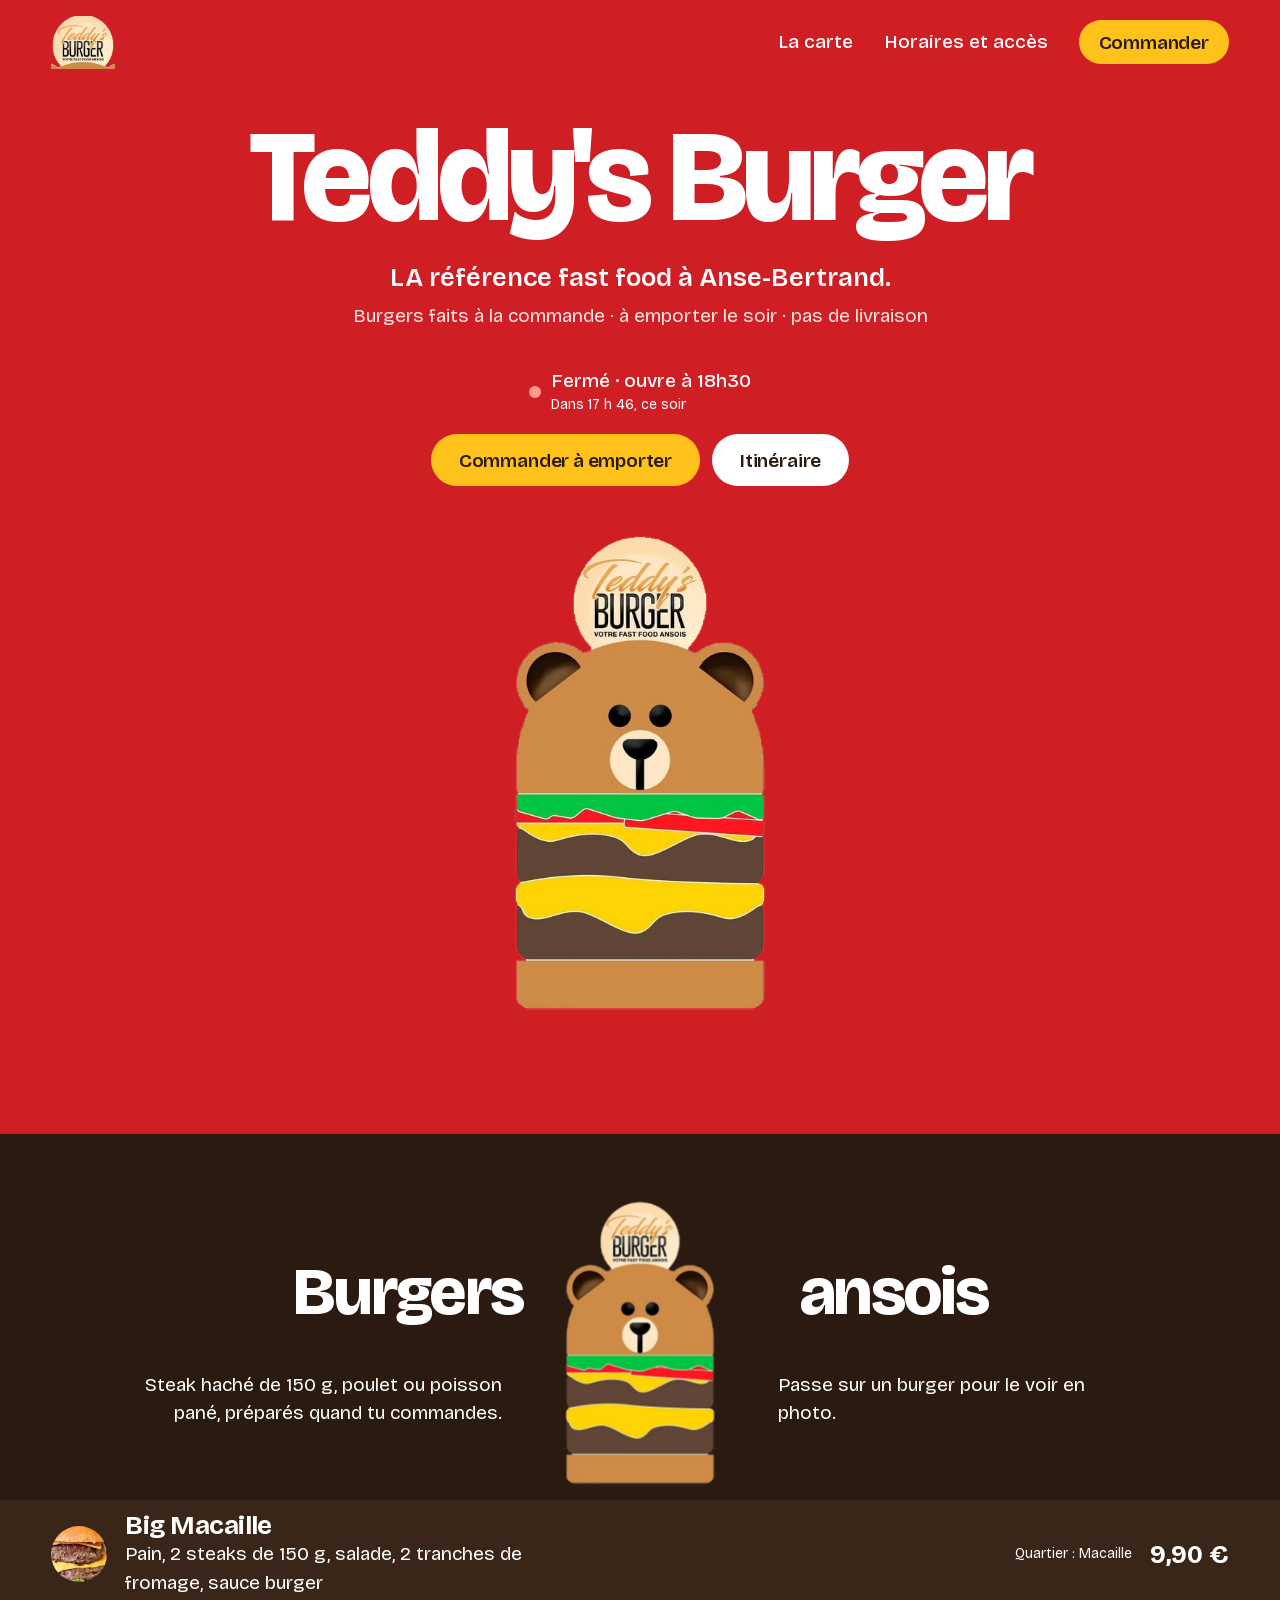
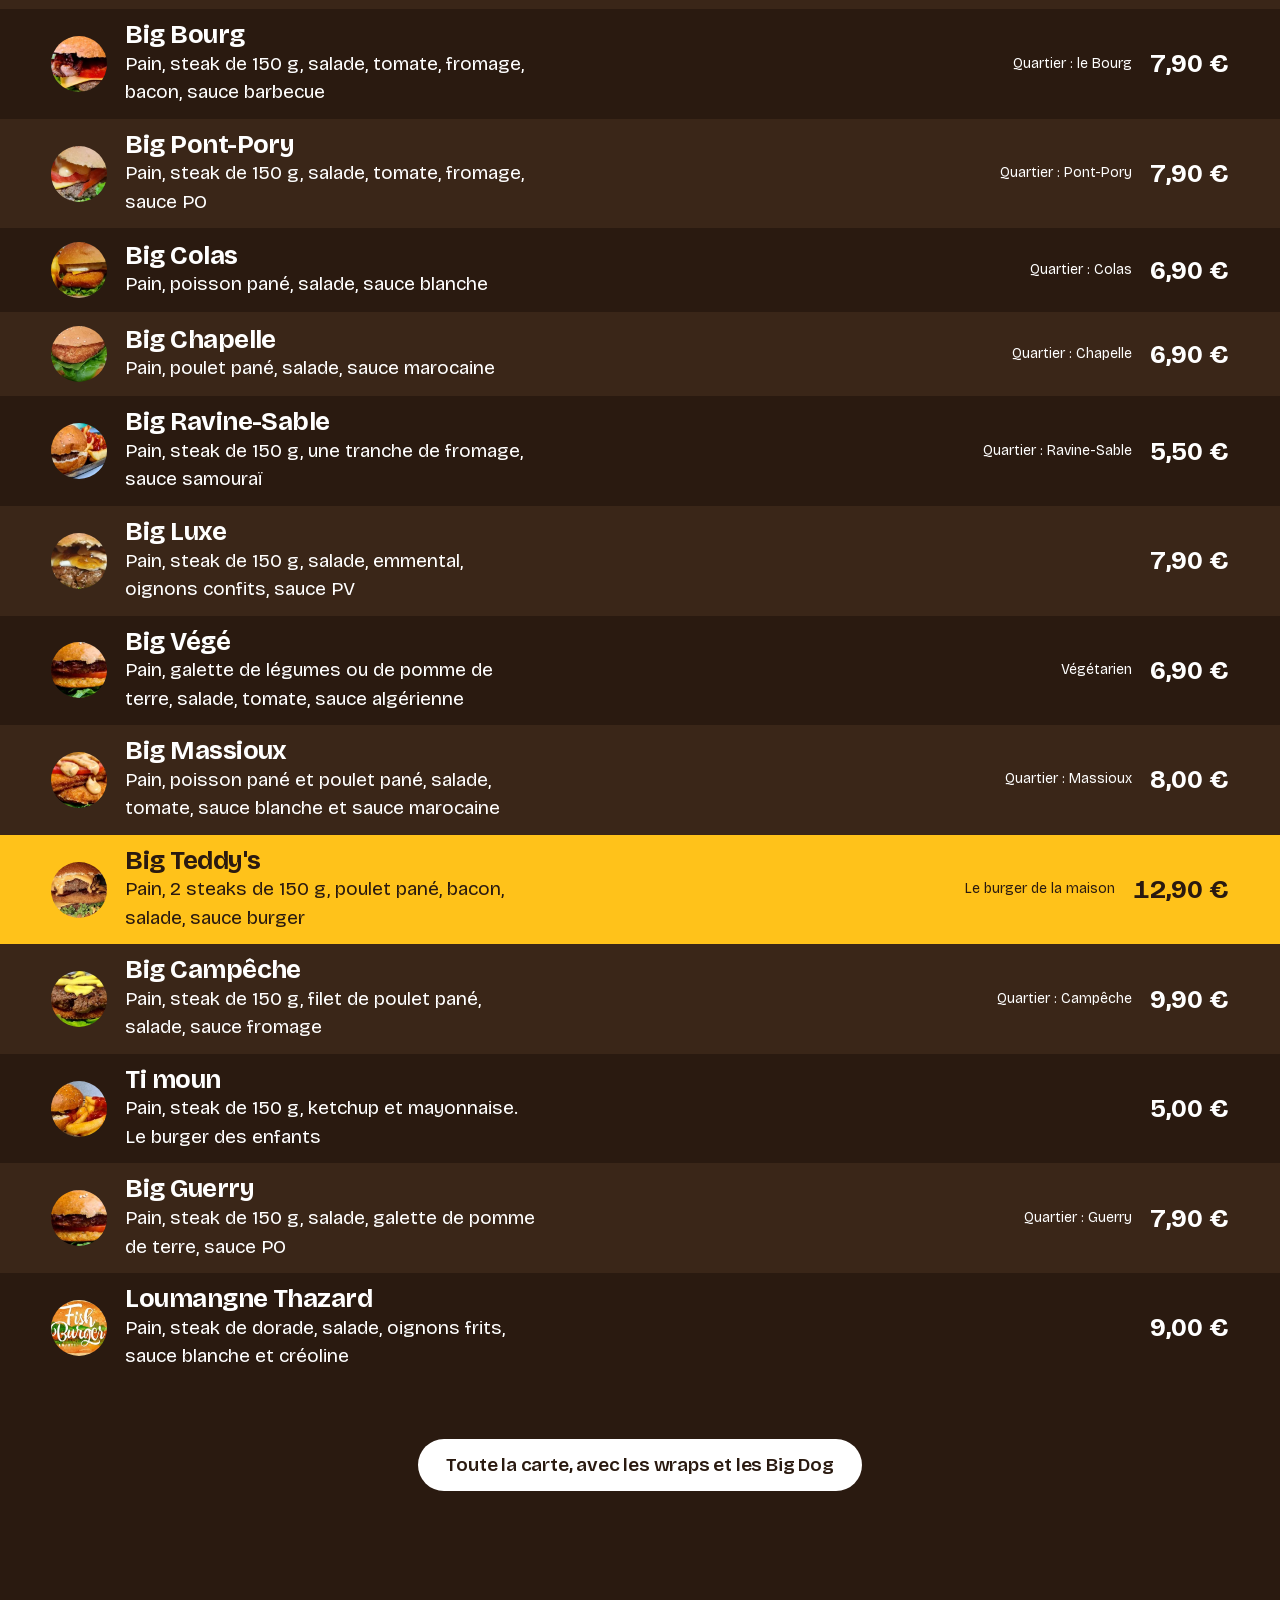
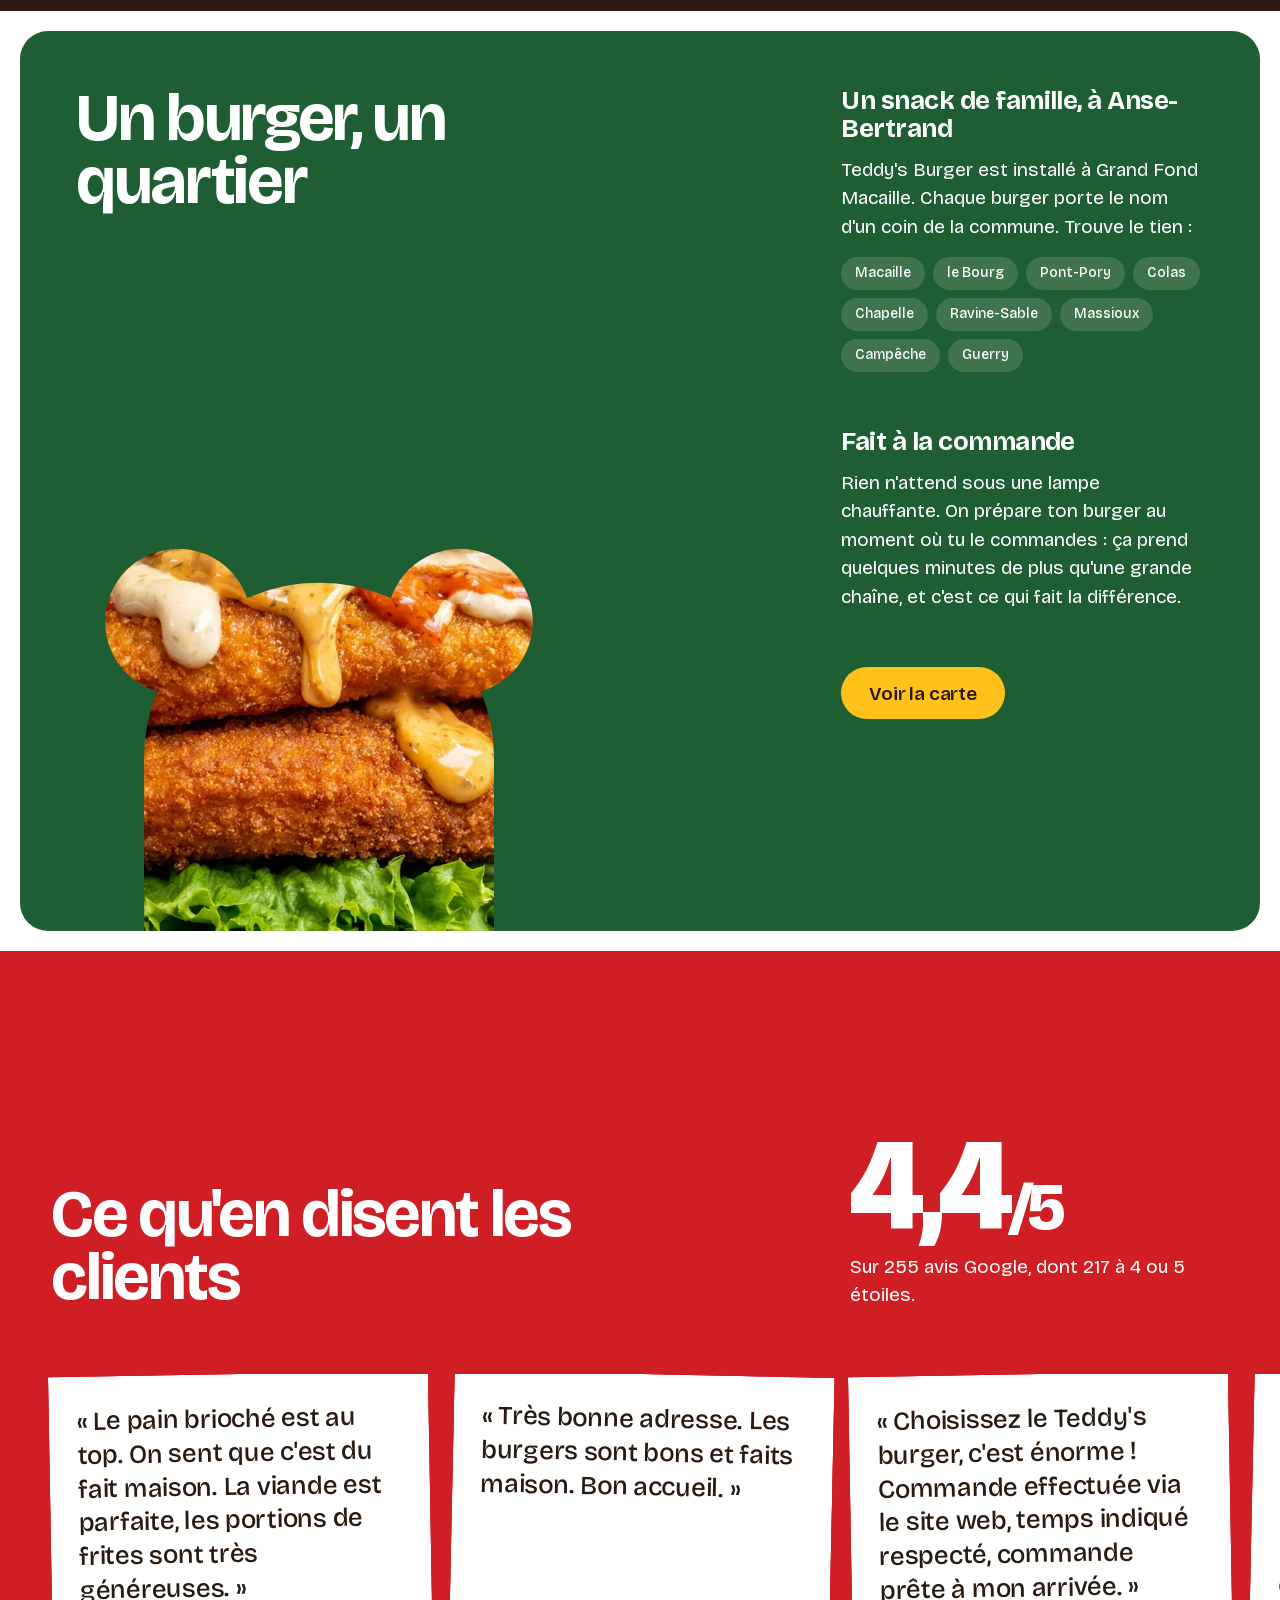
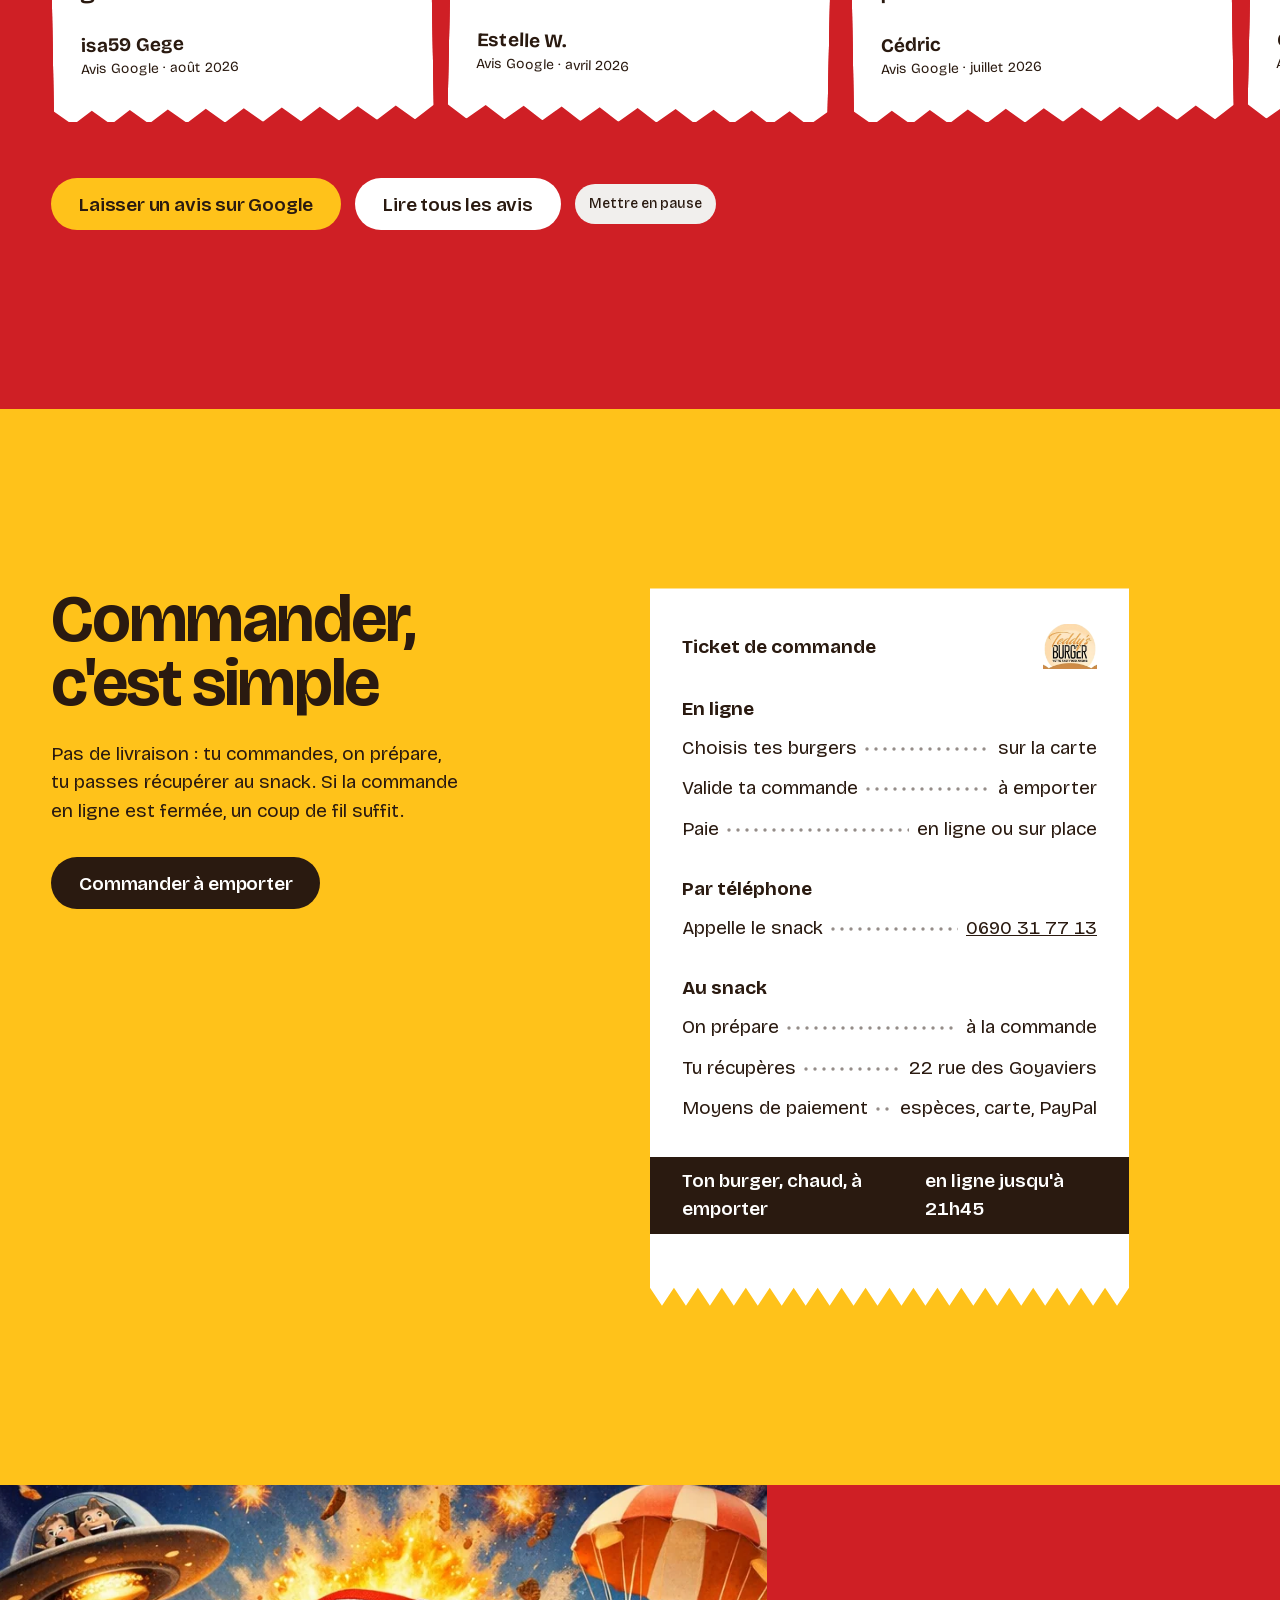
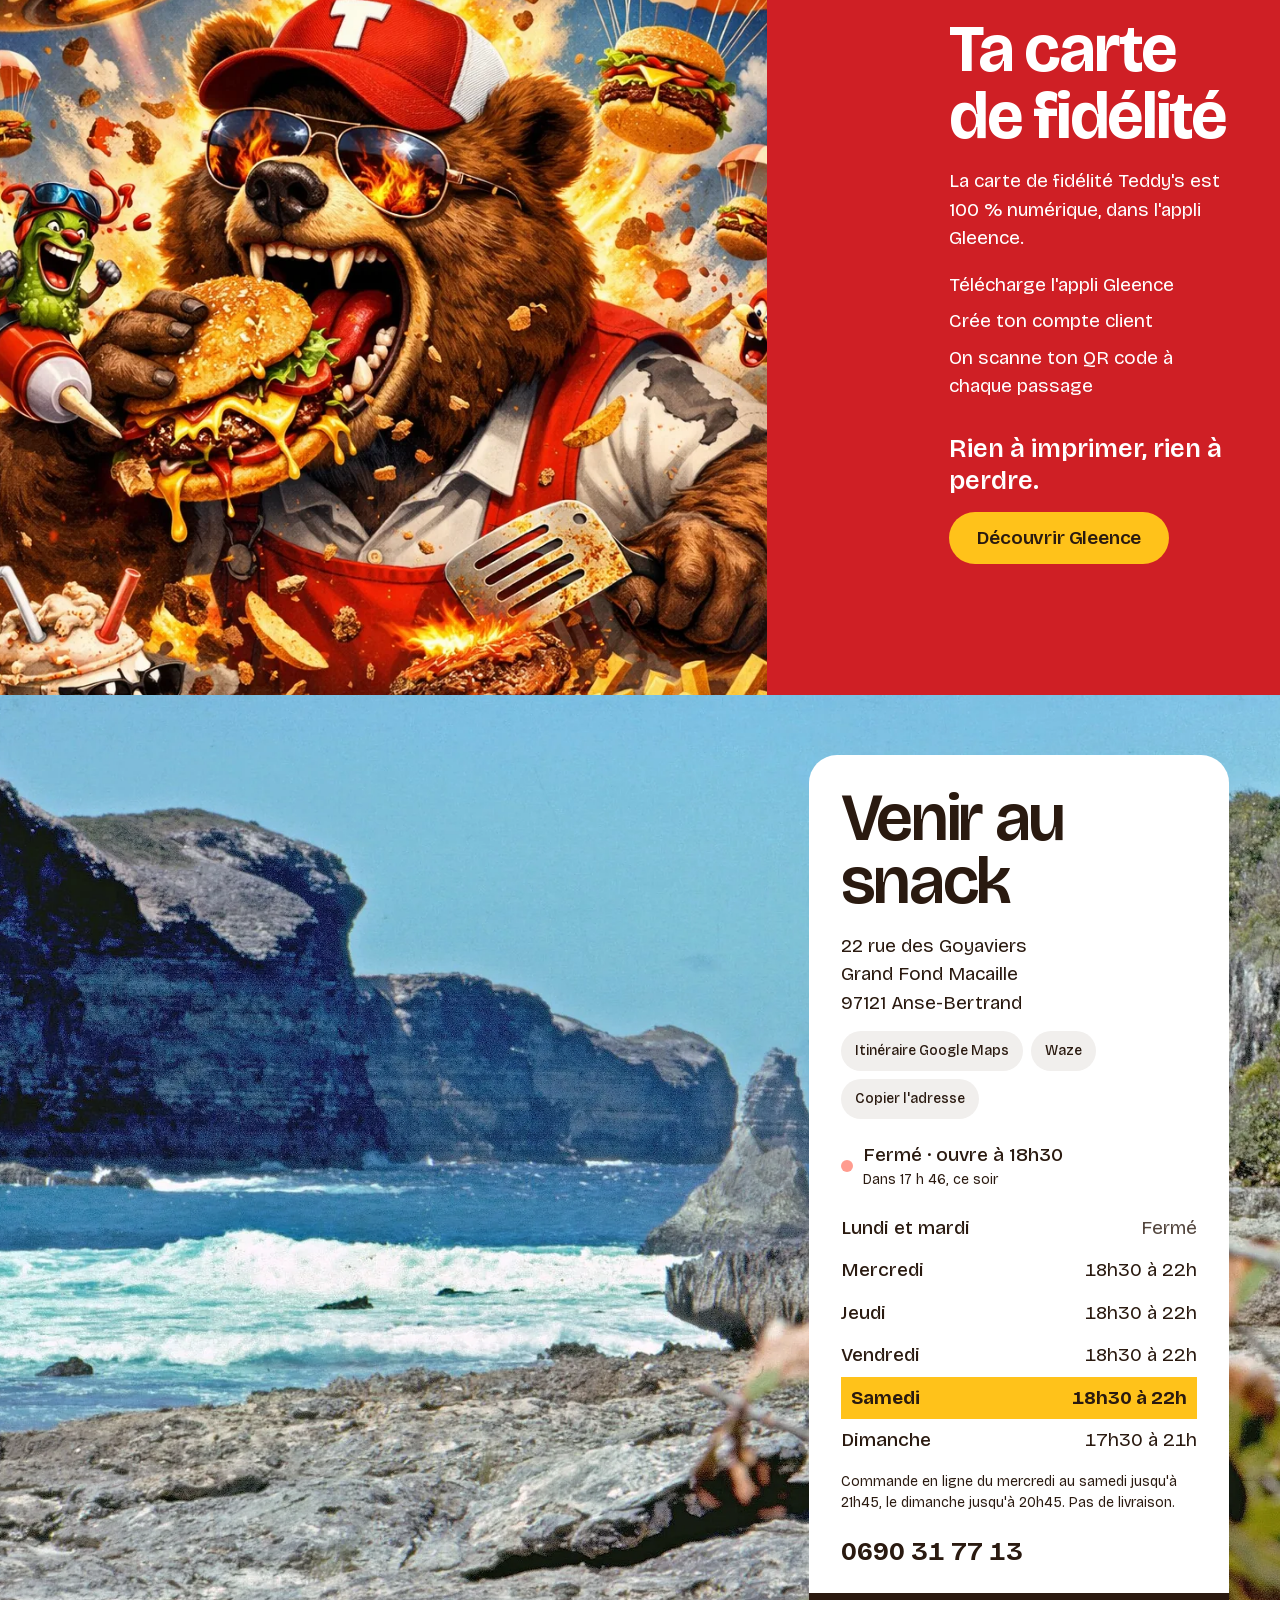
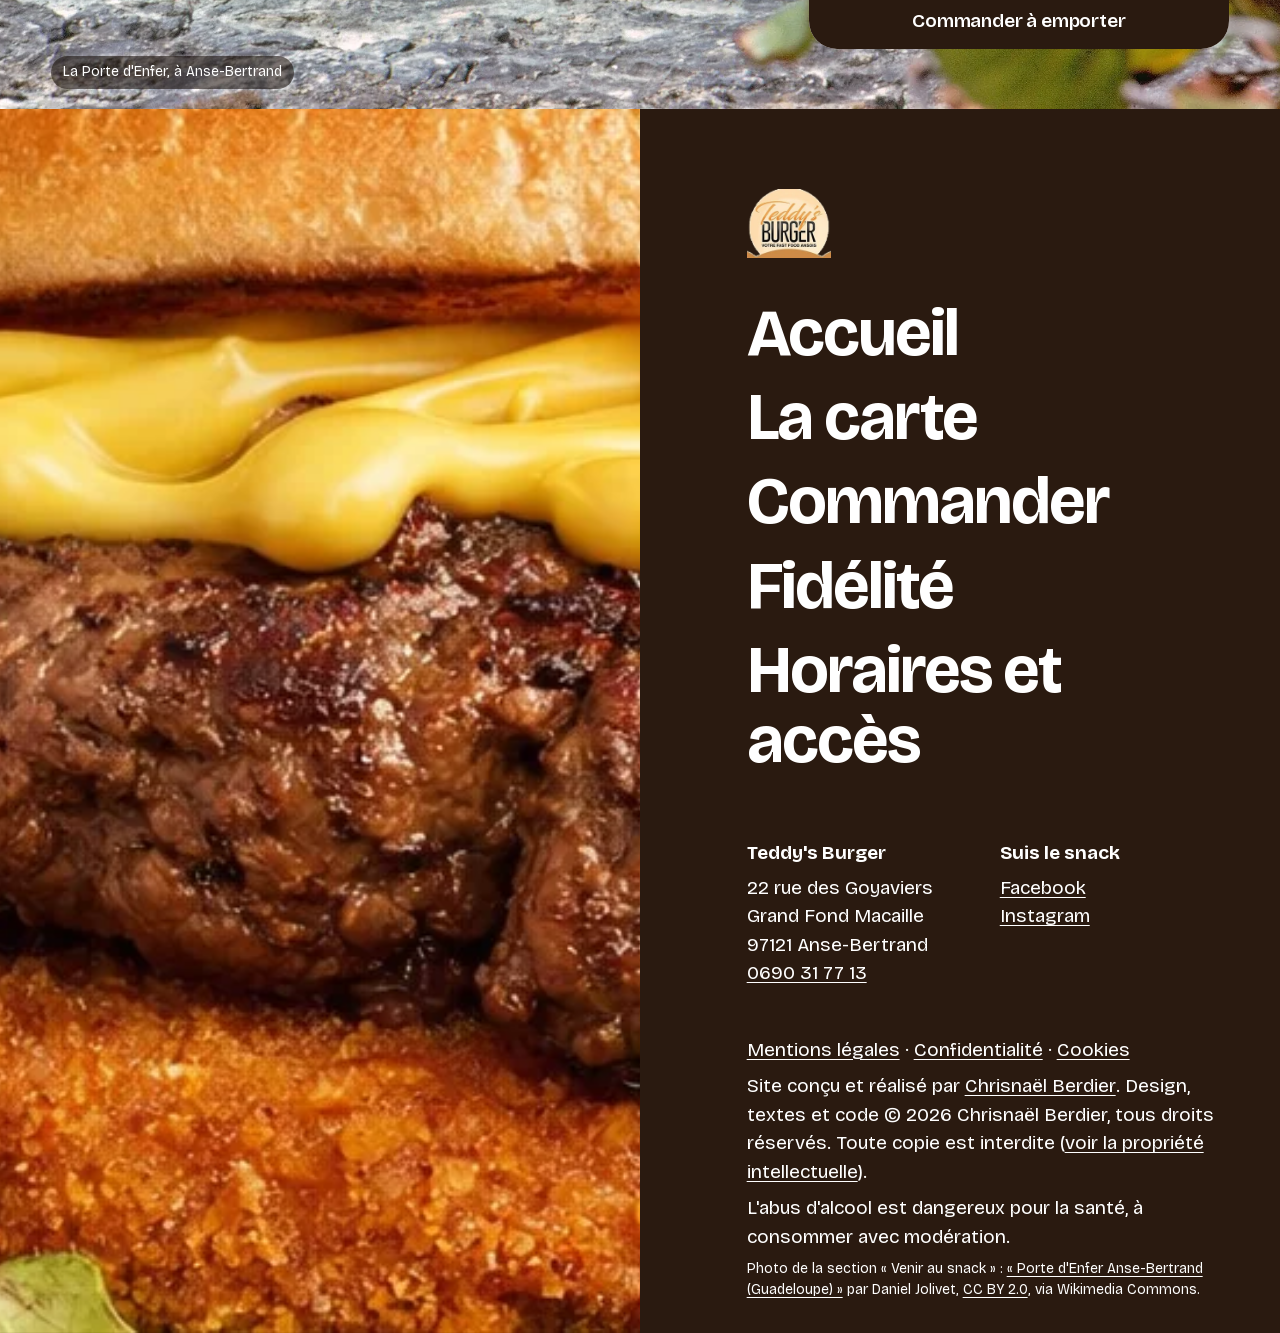
<file: index.html>
<!doctype html>
<!--
  Site conçu, designé et développé par Chrisnaël Berdier (chrisnaelberdier.com).
  © 2026 Chrisnaël Berdier. Tous droits réservés.
  Le design, la mise en page, les textes et le code de ce site sont protégés par le
  Code de la propriété intellectuelle. Toute copie ou réutilisation, même partielle,
  sans autorisation écrite de l'auteur constitue une contrefaçon (art. L335-2 et L335-3).
-->
<html lang="fr">
<head>
<meta name="robots" content="noindex">
<meta charset="utf-8">
<meta name="viewport" content="width=device-width, initial-scale=1">
<meta http-equiv="Content-Security-Policy" content="default-src 'self'; script-src 'self' 'sha256-WZRJfWvsnNCPcxzZwvyhovnZGqhZaC+8gPGPRbx6wTk='; style-src 'self' 'unsafe-inline'; img-src 'self' data:; font-src 'self'; connect-src 'self'; object-src 'none'; base-uri 'self'; form-action 'self'; upgrade-insecure-requests">
<meta name="referrer" content="strict-origin-when-cross-origin">
<meta name="author" content="Chrisnaël Berdier">
<meta name="copyright" content="© 2026 Chrisnaël Berdier, tous droits réservés">
<script>document.documentElement.classList.add("js");</script>
<title>Teddy&#x27;s Burger · Burgers à emporter à Anse-Bertrand, Guadeloupe</title>
<meta name="description" content="Snack familial à Anse-Bertrand : burgers faits à la commande, wraps, Big Dog et wings. Commande en ligne, à emporter du mercredi au dimanche soir.">
<link rel="canonical" href="https://www.teddysburger.com/">
<meta name="theme-color" content="#cf1f25">
<meta property="og:type" content="website">
<meta property="og:locale" content="fr_FR">
<meta property="og:site_name" content="Teddy's Burger">
<meta property="og:title" content="Teddy&#x27;s Burger · Burgers à emporter à Anse-Bertrand, Guadeloupe">
<meta property="og:description" content="Snack familial à Anse-Bertrand : burgers faits à la commande, wraps, Big Dog et wings. Commande en ligne, à emporter du mercredi au dimanche soir.">
<meta property="og:url" content="https://www.teddysburger.com/">
<meta property="og:image" content="https://www.teddysburger.com/assets/og-image.jpg">
<link rel="icon" type="image/png" sizes="32x32" href="assets/favicon-32.png">
<link rel="apple-touch-icon" href="assets/favicon-180.png">
<link rel="preload" href="assets/fonts/bricolage-latin.woff2" as="font" type="font/woff2" crossorigin>
<link rel="preload" href="assets/logo-teddys.webp" as="image">
<link rel="stylesheet" href="css/style.css">
<script src="js/site.js" defer></script>
<script type="application/ld+json">{"@context": "https://schema.org", "@type": "Restaurant", "name": "Teddy's Burger", "url": "https://www.teddysburger.com", "image": "https://www.teddysburger.com/assets/logo-teddys.png", "telephone": "+590690317713", "servesCuisine": ["Burgers", "Fast food"], "priceRange": "€", "hasMenu": "https://www.teddysburger.com/carte.html", "acceptsReservations": false, "address": {"@type": "PostalAddress", "streetAddress": "22 rue des Goyaviers, Grand Fond Macaille", "postalCode": "97121", "addressLocality": "Anse-Bertrand", "addressRegion": "Guadeloupe", "addressCountry": "GP"}, "geo": {"@type": "GeoCoordinates", "latitude": 16.467261, "longitude": -61.503232}, "hasMap": "https://www.google.com/maps/dir/?api=1&destination=Teddy%27s%20Burger%20Anse-Bertrand&destination_place_id=ChIJTRhRaHIwE4wRmwLr2E7x73U", "openingHoursSpecification": [{"@type": "OpeningHoursSpecification", "dayOfWeek": ["Wednesday", "Thursday", "Friday", "Saturday"], "opens": "18:30", "closes": "22:00"}, {"@type": "OpeningHoursSpecification", "dayOfWeek": "Sunday", "opens": "17:30", "closes": "21:00"}], "sameAs": ["https://www.facebook.com/teddysburger97121", "https://www.instagram.com/teddys_burger"]}</script>
</head>
<body>
<div class="loader" id="loader" role="status" aria-label="Chargement">
  <div class="loader__stack" aria-hidden="true">
    <span class="loader__layer" style="top:238px;height:27px;background-position:0 -238px;animation-delay:0ms"></span>
    <span class="loader__layer" style="top:173px;height:65px;background-position:0 -173px;animation-delay:90ms"></span>
    <span class="loader__layer" style="top:150px;height:23px;background-position:0 -150px;animation-delay:180ms"></span>
    <span class="loader__layer" style="top:60px;height:90px;background-position:0 -60px;animation-delay:270ms"></span>
    <span class="loader__layer" style="top:0;height:60px;background-position:0 0;animation-delay:380ms"></span>
    <span class="loader__label">Teddy's Burger</span>
  </div>
</div>
<a class="skip" href="#contenu">Aller au contenu</a>
<header class="site-header">
  <a class="brand" href="index.html" data-logo aria-label="Teddy's Burger, retour à l'accueil">
    <img src="assets/logo-badge.webp" alt="" width="196" height="162">
  </a>
  <nav class="site-nav" aria-label="Navigation principale">
    <a href="carte.html">La carte</a>
    <a href="index.html#infos" class="nav-hide-sm">Horaires et accès</a>
    <a class="btn" href="https://www.foodbooking.com/ordering/restaurant/menu?company_uid=f4e176ff-b0b0-4b32-a2d7-f04510ba4fc4&restaurant_uid=5dd35384-f3b1-45e0-9185-c5fd94e0f00c&facebook=false" target="_blank" rel="noopener">Commander<span class="sr-only"> (nouvel onglet)</span></a>
  </nav>
</header>
<main id="contenu">
<section class="hero" aria-labelledby="titre">
  <div class="hero__copy">
    <h1 class="hero__title" id="titre">Teddy's Burger</h1>
    <div class="hero__tagline">
      <p class="hero__lead">LA référence fast food à <span class="nowrap">Anse-Bertrand</span>.</p>
      <p class="hero__info">Burgers faits à la commande · <span class="nowrap">à emporter le soir</span> · <span class="nowrap">pas de livraison</span></p>
    </div>
    <div class="hero__actions">
      <p class="status" data-status data-state="closed" aria-live="polite"><span class="status__dot" aria-hidden="true"></span><span><span class="status__text">Ouvert du mercredi au dimanche, le soir</span><span class="status__sub">Pas de livraison, à emporter uniquement</span></span></p>
      <div class="hero__btns">
        <a class="btn" href="https://www.foodbooking.com/ordering/restaurant/menu?company_uid=f4e176ff-b0b0-4b32-a2d7-f04510ba4fc4&restaurant_uid=5dd35384-f3b1-45e0-9185-c5fd94e0f00c&facebook=false" target="_blank" rel="noopener">Commander à emporter<span class="sr-only"> (nouvel onglet)</span></a>
        <a class="btn btn--cream" href="https://www.google.com/maps/dir/?api=1&destination=Teddy%27s%20Burger%20Anse-Bertrand&destination_place_id=ChIJTRhRaHIwE4wRmwLr2E7x73U" target="_blank" rel="noopener">Itinéraire<span class="sr-only"> (nouvel onglet)</span></a>
      </div>
    </div>
  </div>
  <div class="hero__stage">
    <div class="plinth">
      <div class="plinth__item plinth__item--logo is-on"><img src="assets/logo-teddys.webp" alt="Le logo de Teddy's Burger : un ourson posé sur un double cheeseburger" width="348" height="658" fetchpriority="high"></div>
      <div class="plinth__item plinth__item--photo"><img src="assets/burger-massioux.webp" alt="Le Big Massioux : poisson pané, poulet pané, salade et sauces" width="944" height="780"></div>
      <div class="plinth__item plinth__item--photo"><img src="assets/burger-campeche-serre.webp" alt="Le Big Campêche : steak haché, poulet pané, salade et sauce fromage" width="590" height="590"></div>
    </div>
  </div>
</section>

<section class="ride" aria-labelledby="burgers">
  <div class="ride__track">
    <div class="ride__rail" aria-hidden="true">
      <div class="ride__object"><img class="obj-logo" src="assets/logo-teddys.webp" alt="" width="348" height="658"><img class="obj-photo" src="assets/menu/big-teddys.webp" alt="" width="192" height="192"></div>
    </div>
    <h2 class="ride__head" id="burgers"><span>Burgers</span><span class="gap" aria-hidden="true"></span><span>ansois</span></h2>
    <div class="ride__intro">
      <p class="reveal">Steak haché de 150 g, poulet ou poisson pané, préparés quand tu commandes.</p>
      <p class="reveal" style="--d:90ms">Passe sur un burger pour le voir en photo.</p>
    </div>
    <div class="ride__list">
      <ul>
<li class="row" data-photo="assets/menu/big-macaille.webp" data-name="Big Macaille" tabindex="0">
  <img class="row__thumb" src="assets/menu/big-macaille.webp" alt="" width="192" height="192" loading="lazy">
  <span class="row__text"><span class="row__name">Big Macaille</span><span class="row__note">Pain, 2 steaks de 150 g, salade, 2 tranches de fromage, sauce burger</span></span>
  <span class="row__place">Quartier : Macaille</span>
  <span class="row__price">9,90 €</span>
</li>
<li class="row" data-photo="assets/menu/big-bourg.webp" data-name="Big Bourg" tabindex="0">
  <img class="row__thumb" src="assets/menu/big-bourg.webp" alt="" width="192" height="192" loading="lazy">
  <span class="row__text"><span class="row__name">Big Bourg</span><span class="row__note">Pain, steak de 150 g, salade, tomate, fromage, bacon, sauce barbecue</span></span>
  <span class="row__place">Quartier : le Bourg</span>
  <span class="row__price">7,90 €</span>
</li>
<li class="row" data-photo="assets/menu/big-pont-pory.webp" data-name="Big Pont-Pory" tabindex="0">
  <img class="row__thumb" src="assets/menu/big-pont-pory.webp" alt="" width="192" height="192" loading="lazy">
  <span class="row__text"><span class="row__name">Big Pont-Pory</span><span class="row__note">Pain, steak de 150 g, salade, tomate, fromage, sauce PO</span></span>
  <span class="row__place">Quartier : Pont-Pory</span>
  <span class="row__price">7,90 €</span>
</li>
<li class="row" data-photo="assets/menu/big-colas.webp" data-name="Big Colas" tabindex="0">
  <img class="row__thumb" src="assets/menu/big-colas.webp" alt="" width="192" height="192" loading="lazy">
  <span class="row__text"><span class="row__name">Big Colas</span><span class="row__note">Pain, poisson pané, salade, sauce blanche</span></span>
  <span class="row__place">Quartier : Colas</span>
  <span class="row__price">6,90 €</span>
</li>
<li class="row" data-photo="assets/menu/big-chapelle.webp" data-name="Big Chapelle" tabindex="0">
  <img class="row__thumb" src="assets/menu/big-chapelle.webp" alt="" width="192" height="192" loading="lazy">
  <span class="row__text"><span class="row__name">Big Chapelle</span><span class="row__note">Pain, poulet pané, salade, sauce marocaine</span></span>
  <span class="row__place">Quartier : Chapelle</span>
  <span class="row__price">6,90 €</span>
</li>
<li class="row" data-photo="assets/menu/big-ravine-sable.webp" data-name="Big Ravine-Sable" tabindex="0">
  <img class="row__thumb" src="assets/menu/big-ravine-sable.webp" alt="" width="192" height="192" loading="lazy">
  <span class="row__text"><span class="row__name">Big Ravine-Sable</span><span class="row__note">Pain, steak de 150 g, une tranche de fromage, sauce samouraï</span></span>
  <span class="row__place">Quartier : Ravine-Sable</span>
  <span class="row__price">5,50 €</span>
</li>
<li class="row" data-photo="assets/menu/big-luxe.webp" data-name="Big Luxe" tabindex="0">
  <img class="row__thumb" src="assets/menu/big-luxe.webp" alt="" width="192" height="192" loading="lazy">
  <span class="row__text"><span class="row__name">Big Luxe</span><span class="row__note">Pain, steak de 150 g, salade, emmental, oignons confits, sauce PV</span></span>
  <span class="row__place"></span>
  <span class="row__price">7,90 €</span>
</li>
<li class="row" data-photo="assets/menu/big-vege.webp" data-name="Big Végé" tabindex="0">
  <img class="row__thumb" src="assets/menu/big-vege.webp" alt="" width="192" height="192" loading="lazy">
  <span class="row__text"><span class="row__name">Big Végé</span><span class="row__note">Pain, galette de légumes ou de pomme de terre, salade, tomate, sauce algérienne</span></span>
  <span class="row__place">Végétarien</span>
  <span class="row__price">6,90 €</span>
</li>
<li class="row" data-photo="assets/menu/big-massioux.webp" data-name="Big Massioux" tabindex="0">
  <img class="row__thumb" src="assets/menu/big-massioux.webp" alt="" width="192" height="192" loading="lazy">
  <span class="row__text"><span class="row__name">Big Massioux</span><span class="row__note">Pain, poisson pané et poulet pané, salade, tomate, sauce blanche et sauce marocaine</span></span>
  <span class="row__place">Quartier : Massioux</span>
  <span class="row__price">8,00 €</span>
</li>
<li class="row row--house" data-photo="assets/menu/big-teddys.webp" data-name="Big Teddy&#x27;s" tabindex="0">
  <img class="row__thumb" src="assets/menu/big-teddys.webp" alt="" width="192" height="192" loading="lazy">
  <span class="row__text"><span class="row__name">Big Teddy&#x27;s</span><span class="row__note">Pain, 2 steaks de 150 g, poulet pané, bacon, salade, sauce burger</span></span>
  <span class="row__place">Le burger de la maison</span>
  <span class="row__price">12,90 €</span>
</li>
<li class="row" data-photo="assets/menu/big-campeche.webp" data-name="Big Campêche" tabindex="0">
  <img class="row__thumb" src="assets/menu/big-campeche.webp" alt="" width="192" height="192" loading="lazy">
  <span class="row__text"><span class="row__name">Big Campêche</span><span class="row__note">Pain, steak de 150 g, filet de poulet pané, salade, sauce fromage</span></span>
  <span class="row__place">Quartier : Campêche</span>
  <span class="row__price">9,90 €</span>
</li>
<li class="row" data-photo="assets/menu/ti-moun.webp" data-name="Ti moun" tabindex="0">
  <img class="row__thumb" src="assets/menu/ti-moun.webp" alt="" width="192" height="192" loading="lazy">
  <span class="row__text"><span class="row__name">Ti moun</span><span class="row__note">Pain, steak de 150 g, ketchup et mayonnaise. Le burger des enfants</span></span>
  <span class="row__place"></span>
  <span class="row__price">5,00 €</span>
</li>
<li class="row" data-photo="assets/menu/big-guerry.webp" data-name="Big Guerry" tabindex="0">
  <img class="row__thumb" src="assets/menu/big-guerry.webp" alt="" width="192" height="192" loading="lazy">
  <span class="row__text"><span class="row__name">Big Guerry</span><span class="row__note">Pain, steak de 150 g, salade, galette de pomme de terre, sauce PO</span></span>
  <span class="row__place">Quartier : Guerry</span>
  <span class="row__price">7,90 €</span>
</li>
<li class="row" data-photo="assets/menu/loumangne-thazard.webp" data-name="Loumangne Thazard" tabindex="0">
  <img class="row__thumb" src="assets/menu/loumangne-thazard.webp" alt="" width="192" height="192" loading="lazy">
  <span class="row__text"><span class="row__name">Loumangne Thazard</span><span class="row__note">Pain, steak de dorade, salade, oignons frits, sauce blanche et créoline</span></span>
  <span class="row__place"></span>
  <span class="row__price">9,00 €</span>
</li>
      </ul>
    </div>
  </div>
  <div class="ride__more">
    <a class="btn btn--cream" href="carte.html">Toute la carte, avec les wraps et les Big Dog</a>
  </div>
</section>

<section class="quartiers" aria-labelledby="quartiers-titre">
  <div class="panel">
    <div class="panel__left">
      <h2 class="panel__title reveal" id="quartiers-titre">Un burger, un quartier</h2>
      <div class="panel__shape reveal" style="--d:120ms"><img src="assets/burger-massioux.webp" alt="Le Big Massioux en gros plan, découpé en tête d'ours" width="944" height="780" loading="lazy"></div>
    </div>
    <div class="panel__right">
      <div class="panel__block reveal" style="--d:80ms">
        <h3>Un snack de famille, à Anse-Bertrand</h3>
        <p>Teddy's Burger est installé à Grand Fond Macaille. Chaque burger porte le nom d'un coin de la commune. Trouve le tien :</p>
        <ul class="places" aria-label="Les quartiers de la carte"><li>Macaille</li><li>le Bourg</li><li>Pont-Pory</li><li>Colas</li><li>Chapelle</li><li>Ravine-Sable</li><li>Massioux</li><li>Campêche</li><li>Guerry</li></ul>
      </div>
      <div class="panel__block reveal" style="--d:160ms">
        <h3>Fait à la commande</h3>
        <p>Rien n'attend sous une lampe chauffante. On prépare ton burger au moment où tu le commandes : ça prend quelques minutes de plus qu'une grande chaîne, et c'est ce qui fait la différence.</p>
      </div>
      <div class="reveal" style="--d:220ms"><a class="btn" href="carte.html">Voir la carte</a></div>
    </div>
  </div>
</section>

<section class="reviews" id="avis" aria-labelledby="avis-titre">
  <div class="reviews__head">
    <h2 class="reveal" id="avis-titre">Ce qu'en disent les clients</h2>
    <div class="reviews__score reveal" style="--d:80ms">
      <p class="reviews__note"><span class="tabular">4,4</span><span>/5</span></p>
      <p>Sur 255 avis Google, dont 217 à 4 ou 5 étoiles.</p>
    </div>
  </div>
  <div class="marquee" data-marquee>
    <ul class="marquee__track"><li class="review"><blockquote><p>« Le pain brioché est au top. On sent que c&#x27;est du fait maison. La viande est parfaite, les portions de frites sont très généreuses. »</p></blockquote><p class="review__who"><strong>isa59 Gege</strong><span>Avis Google · août 2026</span></p></li><li class="review"><blockquote><p>« Très bonne adresse. Les burgers sont bons et faits maison. Bon accueil. »</p></blockquote><p class="review__who"><strong>Estelle W.</strong><span>Avis Google · avril 2026</span></p></li><li class="review"><blockquote><p>« Choisissez le Teddy&#x27;s burger, c&#x27;est énorme ! Commande effectuée via le site web, temps indiqué respecté, commande prête à mon arrivée. »</p></blockquote><p class="review__who"><strong>Cédric</strong><span>Avis Google · juillet 2026</span></p></li><li class="review"><blockquote><p>« Le pain est moelleux et brioché, la garniture au top, c&#x27;est copieux, bref un sans-faute. Tout le personnel est accueillant et chaleureux. »</p></blockquote><p class="review__who"><strong>Cécilia M.</strong><span>Avis Google · janvier 2022</span></p></li><li class="review"><blockquote><p>« Bons, copieux et d&#x27;un très bon rapport qualité-prix. Commande par téléphone : accueil avec le sourire. »</p></blockquote><p class="review__who"><strong>Claire D.</strong><span>Avis Google · novembre 2024</span></p></li><li class="review"><blockquote><p>« Une adresse qui vaut le détour à Anse-Bertrand. »</p></blockquote><p class="review__who"><strong>isa59 Gege</strong><span>Avis Google · août 2026</span></p></li><li class="review" aria-hidden="true"><blockquote><p>« Le pain brioché est au top. On sent que c&#x27;est du fait maison. La viande est parfaite, les portions de frites sont très généreuses. »</p></blockquote><p class="review__who"><strong>isa59 Gege</strong><span>Avis Google · août 2026</span></p></li><li class="review" aria-hidden="true"><blockquote><p>« Très bonne adresse. Les burgers sont bons et faits maison. Bon accueil. »</p></blockquote><p class="review__who"><strong>Estelle W.</strong><span>Avis Google · avril 2026</span></p></li><li class="review" aria-hidden="true"><blockquote><p>« Choisissez le Teddy&#x27;s burger, c&#x27;est énorme ! Commande effectuée via le site web, temps indiqué respecté, commande prête à mon arrivée. »</p></blockquote><p class="review__who"><strong>Cédric</strong><span>Avis Google · juillet 2026</span></p></li><li class="review" aria-hidden="true"><blockquote><p>« Le pain est moelleux et brioché, la garniture au top, c&#x27;est copieux, bref un sans-faute. Tout le personnel est accueillant et chaleureux. »</p></blockquote><p class="review__who"><strong>Cécilia M.</strong><span>Avis Google · janvier 2022</span></p></li><li class="review" aria-hidden="true"><blockquote><p>« Bons, copieux et d&#x27;un très bon rapport qualité-prix. Commande par téléphone : accueil avec le sourire. »</p></blockquote><p class="review__who"><strong>Claire D.</strong><span>Avis Google · novembre 2024</span></p></li><li class="review" aria-hidden="true"><blockquote><p>« Une adresse qui vaut le détour à Anse-Bertrand. »</p></blockquote><p class="review__who"><strong>isa59 Gege</strong><span>Avis Google · août 2026</span></p></li></ul>
  </div>
  <div class="reviews__actions">
    <a class="btn" href="https://search.google.com/local/writereview?placeid=ChIJTRhRaHIwE4wRmwLr2E7x73U" target="_blank" rel="noopener">Laisser un avis sur Google<span class="sr-only"> (nouvel onglet)</span></a>
    <a class="btn btn--cream" href="https://www.google.com/maps/place/?q=place_id:ChIJTRhRaHIwE4wRmwLr2E7x73U" target="_blank" rel="noopener">Lire tous les avis<span class="sr-only"> (nouvel onglet)</span></a>
    <button class="chip marquee__toggle" type="button" data-marquee-toggle aria-pressed="false">Mettre en pause</button>
  </div>
</section>

<section class="order" id="commander" aria-labelledby="commander-titre">
  <div class="order__grid">
    <div class="order__intro">
      <h2 class="reveal" id="commander-titre">Commander, c'est simple</h2>
      <p class="reveal" style="--d:80ms">Pas de livraison : tu commandes, on prépare, tu passes récupérer au snack. Si la commande en ligne est fermée, un coup de fil suffit.</p>
      <div class="reveal" style="--d:140ms"><a class="btn btn--ink" href="https://www.foodbooking.com/ordering/restaurant/menu?company_uid=f4e176ff-b0b0-4b32-a2d7-f04510ba4fc4&restaurant_uid=5dd35384-f3b1-45e0-9185-c5fd94e0f00c&facebook=false" target="_blank" rel="noopener">Commander à emporter<span class="sr-only"> (nouvel onglet)</span></a></div>
    </div>
    <div class="slip reveal" style="--d:120ms" role="group" aria-label="Le ticket de commande">
      <div class="slip__top"><span>Ticket de commande</span><img src="assets/logo-badge.webp" alt="" width="196" height="162" loading="lazy"></div>
      <h3>En ligne</h3>
      <div class="slip__row"><span>Choisis tes burgers</span><span class="dots" aria-hidden="true"></span><span>sur la carte</span></div>
      <div class="slip__row"><span>Valide ta commande</span><span class="dots" aria-hidden="true"></span><span>à emporter</span></div>
      <div class="slip__row"><span>Paie</span><span class="dots" aria-hidden="true"></span><span>en ligne ou sur place</span></div>
      <h3>Par téléphone</h3>
      <div class="slip__row"><span>Appelle le snack</span><span class="dots" aria-hidden="true"></span><a href="tel:+590690317713">0690 31 77 13</a></div>
      <h3>Au snack</h3>
      <div class="slip__row"><span>On prépare</span><span class="dots" aria-hidden="true"></span><span>à la commande</span></div>
      <div class="slip__row"><span>Tu récupères</span><span class="dots" aria-hidden="true"></span><span>22 rue des Goyaviers</span></div>
      <div class="slip__row"><span>Moyens de paiement</span><span class="dots" aria-hidden="true"></span><span>espèces, carte, PayPal</span></div>
      <div class="slip__total"><span>Ton burger, chaud, à emporter</span><span>en ligne jusqu'à 21h45</span></div>
    </div>
  </div>
</section>

<section class="loyalty" id="fidelite" aria-labelledby="fidelite-titre">
  <div class="loyalty__media"><img src="assets/ours-teddy.webp" alt="Teddy, l'ours de la marque, croque un burger au milieu des frites et des milkshakes" width="1024" height="1080" loading="lazy"></div>
  <div class="loyalty__text">
    <h2 class="reveal" id="fidelite-titre">Ta carte de fidélité</h2>
    <p class="reveal" style="--d:80ms">La carte de fidélité Teddy's est 100&nbsp;% numérique, dans l'appli Gleence.</p>
    <ol class="loyalty__steps reveal" style="--d:140ms">
      <li>Télécharge l'appli Gleence</li>
      <li>Crée ton compte client</li>
      <li>On scanne ton QR code à chaque passage</li>
    </ol>
    <p class="loyalty__fact reveal" style="--d:180ms">Rien à imprimer, rien à perdre.</p>
    <div class="reveal" style="--d:220ms"><a class="btn" href="https://gleence.com/en/gleence.html" target="_blank" rel="noopener">Découvrir Gleence<span class="sr-only"> (nouvel onglet)</span></a></div>
  </div>
</section>

<section class="visit" id="infos" aria-labelledby="infos-titre">
  <div class="visit__photo">
    <img src="assets/porte-d-enfer.webp" alt="Les falaises de la Porte d'Enfer, au nord d'Anse-Bertrand" width="1920" height="1280" loading="lazy">
    <p class="visit__caption">La Porte d'Enfer, à Anse-Bertrand</p>
  </div>
  <div class="visit__card">
    <h2 id="infos-titre">Venir au snack</h2>
    <address class="visit__addr">22 rue des Goyaviers<br>Grand Fond Macaille<br>97121 Anse-Bertrand</address>
    <div class="visit__tools">
      <a class="chip" href="https://www.google.com/maps/dir/?api=1&destination=Teddy%27s%20Burger%20Anse-Bertrand&destination_place_id=ChIJTRhRaHIwE4wRmwLr2E7x73U" target="_blank" rel="noopener">Itinéraire Google Maps<span class="sr-only"> (nouvel onglet)</span></a>
      <a class="chip" href="https://waze.com/ul?ll=16.467261,-61.503232&navigate=yes" target="_blank" rel="noopener">Waze<span class="sr-only"> (nouvel onglet)</span></a>
      <button class="chip" type="button" data-copy="22 rue des Goyaviers, Grand Fond Macaille, 97121 Anse-Bertrand, Guadeloupe">Copier l'adresse</button>
    </div>
    <div class="visit__status"><p class="status" data-status data-state="closed" aria-live="polite"><span class="status__dot" aria-hidden="true"></span><span><span class="status__text">Ouvert du mercredi au dimanche, le soir</span><span class="status__sub">Pas de livraison, à emporter uniquement</span></span></p></div>
    <table class="hours"><caption class="sr-only">Horaires d'ouverture</caption><tbody>
<tr data-days="1,2" class="is-closed"><th scope="row">Lundi et mardi<span class="today-tag sr-only" hidden> (aujourd&#39;hui)</span></th><td>Fermé</td></tr>
<tr data-days="3"><th scope="row">Mercredi<span class="today-tag sr-only" hidden> (aujourd&#39;hui)</span></th><td>18h30 à 22h</td></tr>
<tr data-days="4"><th scope="row">Jeudi<span class="today-tag sr-only" hidden> (aujourd&#39;hui)</span></th><td>18h30 à 22h</td></tr>
<tr data-days="5"><th scope="row">Vendredi<span class="today-tag sr-only" hidden> (aujourd&#39;hui)</span></th><td>18h30 à 22h</td></tr>
<tr data-days="6"><th scope="row">Samedi<span class="today-tag sr-only" hidden> (aujourd&#39;hui)</span></th><td>18h30 à 22h</td></tr>
<tr data-days="0"><th scope="row">Dimanche<span class="today-tag sr-only" hidden> (aujourd&#39;hui)</span></th><td>17h30 à 21h</td></tr>
</tbody></table>
    <p class="visit__note">Commande en ligne du mercredi au samedi jusqu'à 21h45, le dimanche jusqu'à 20h45. Pas de livraison.</p>
    <a class="visit__phone" href="tel:+590690317713">0690 31 77 13</a>
    <a class="btn btn--ink" href="https://www.foodbooking.com/ordering/restaurant/menu?company_uid=f4e176ff-b0b0-4b32-a2d7-f04510ba4fc4&restaurant_uid=5dd35384-f3b1-45e0-9185-c5fd94e0f00c&facebook=false" target="_blank" rel="noopener">Commander à emporter<span class="sr-only"> (nouvel onglet)</span></a>
  </div>
</section>

</main>
<footer class="site-footer">
  <div class="site-footer__photo">
    <img src="assets/burger-campeche-serre.webp" alt="Le Big Campêche en gros plan : steak haché, poulet pané et sauce fromage" width="590" height="590" loading="lazy">
  </div>
  <div class="site-footer__body">
    <a class="site-footer__brand" href="index.html" data-logo aria-label="Teddy's Burger, retour à l'accueil"><img src="assets/logo-badge.webp" alt="" width="196" height="162" loading="lazy"></a>
    <nav class="foot-menu" aria-label="Pied de page">
      <a href="index.html" data-logo>Accueil</a>
      <a href="carte.html">La carte</a>
      <a href="https://www.foodbooking.com/ordering/restaurant/menu?company_uid=f4e176ff-b0b0-4b32-a2d7-f04510ba4fc4&restaurant_uid=5dd35384-f3b1-45e0-9185-c5fd94e0f00c&facebook=false" target="_blank" rel="noopener">Commander<span class="sr-only"> (nouvel onglet)</span></a>
      <a href="index.html#fidelite">Fidélité</a>
      <a href="index.html#infos">Horaires et accès</a>
    </nav>
    <div class="foot-info">
      <div>
        <strong>Teddy's Burger</strong>
        22 rue des Goyaviers<br>Grand Fond Macaille<br>97121 Anse-Bertrand<br>
        <a href="tel:+590690317713">0690 31 77 13</a>
      </div>
      <div>
        <strong>Suis le snack</strong>
        <a href="https://www.facebook.com/teddysburger97121" target="_blank" rel="noopener">Facebook<span class="sr-only"> (nouvel onglet)</span></a><br>
        <a href="https://www.instagram.com/teddys_burger" target="_blank" rel="noopener">Instagram<span class="sr-only"> (nouvel onglet)</span></a>
      </div>
    </div>
    <div class="foot-legal">
      <p><a href="mentions-legales.html">Mentions légales</a> · <a href="confidentialite.html">Confidentialité</a> · <a href="confidentialite.html#cookies">Cookies</a></p>
      <p>Site conçu et réalisé par <a href="https://chrisnaelberdier.com" target="_blank" rel="noopener">Chrisnaël Berdier<span class="sr-only"> (nouvel onglet)</span></a>. Design, textes et code © <span data-year>2026</span> Chrisnaël Berdier, tous droits réservés. Toute copie est interdite (<a href="mentions-legales.html#propriete">voir la propriété intellectuelle</a>).</p>
      <p>L'abus d'alcool est dangereux pour la santé, à consommer avec modération.</p>
      <p class="credits">Photo de la section « Venir au snack » : <a href="https://commons.wikimedia.org/w/index.php?curid=102979565">« Porte d'Enfer Anse-Bertrand (Guadeloupe) »</a> par Daniel Jolivet, <a href="https://creativecommons.org/licenses/by/2.0/">CC BY 2.0</a>, via Wikimedia Commons.</p>
    </div>
  </div>
</footer>
<div class="mbar" role="region" aria-label="Commander">
  <p class="mbar__status" data-status data-state="closed"><span class="status__dot" aria-hidden="true"></span><span class="status__text">Mer. au dim., le soir</span></p>
  <a class="mbar__call" href="tel:+590690317713" aria-label="Appeler le snack au 0690 31 77 13"><svg viewBox="0 0 24 24" aria-hidden="true"><path fill="currentColor" d="M6.6 10.8a15.1 15.1 0 0 0 6.6 6.6l2.2-2.2a1 1 0 0 1 1-.25 11.4 11.4 0 0 0 3.6.57 1 1 0 0 1 1 1V20a1 1 0 0 1-1 1A17 17 0 0 1 3 4a1 1 0 0 1 1-1h3.5a1 1 0 0 1 1 1c0 1.25.2 2.45.57 3.57a1 1 0 0 1-.25 1z"/></svg></a>
  <a class="btn mbar__order" href="https://www.foodbooking.com/ordering/restaurant/menu?company_uid=f4e176ff-b0b0-4b32-a2d7-f04510ba4fc4&restaurant_uid=5dd35384-f3b1-45e0-9185-c5fd94e0f00c&facebook=false" target="_blank" rel="noopener">Commander<span class="sr-only"> (nouvel onglet)</span></a>
</div>
</body>
</html>
</file>
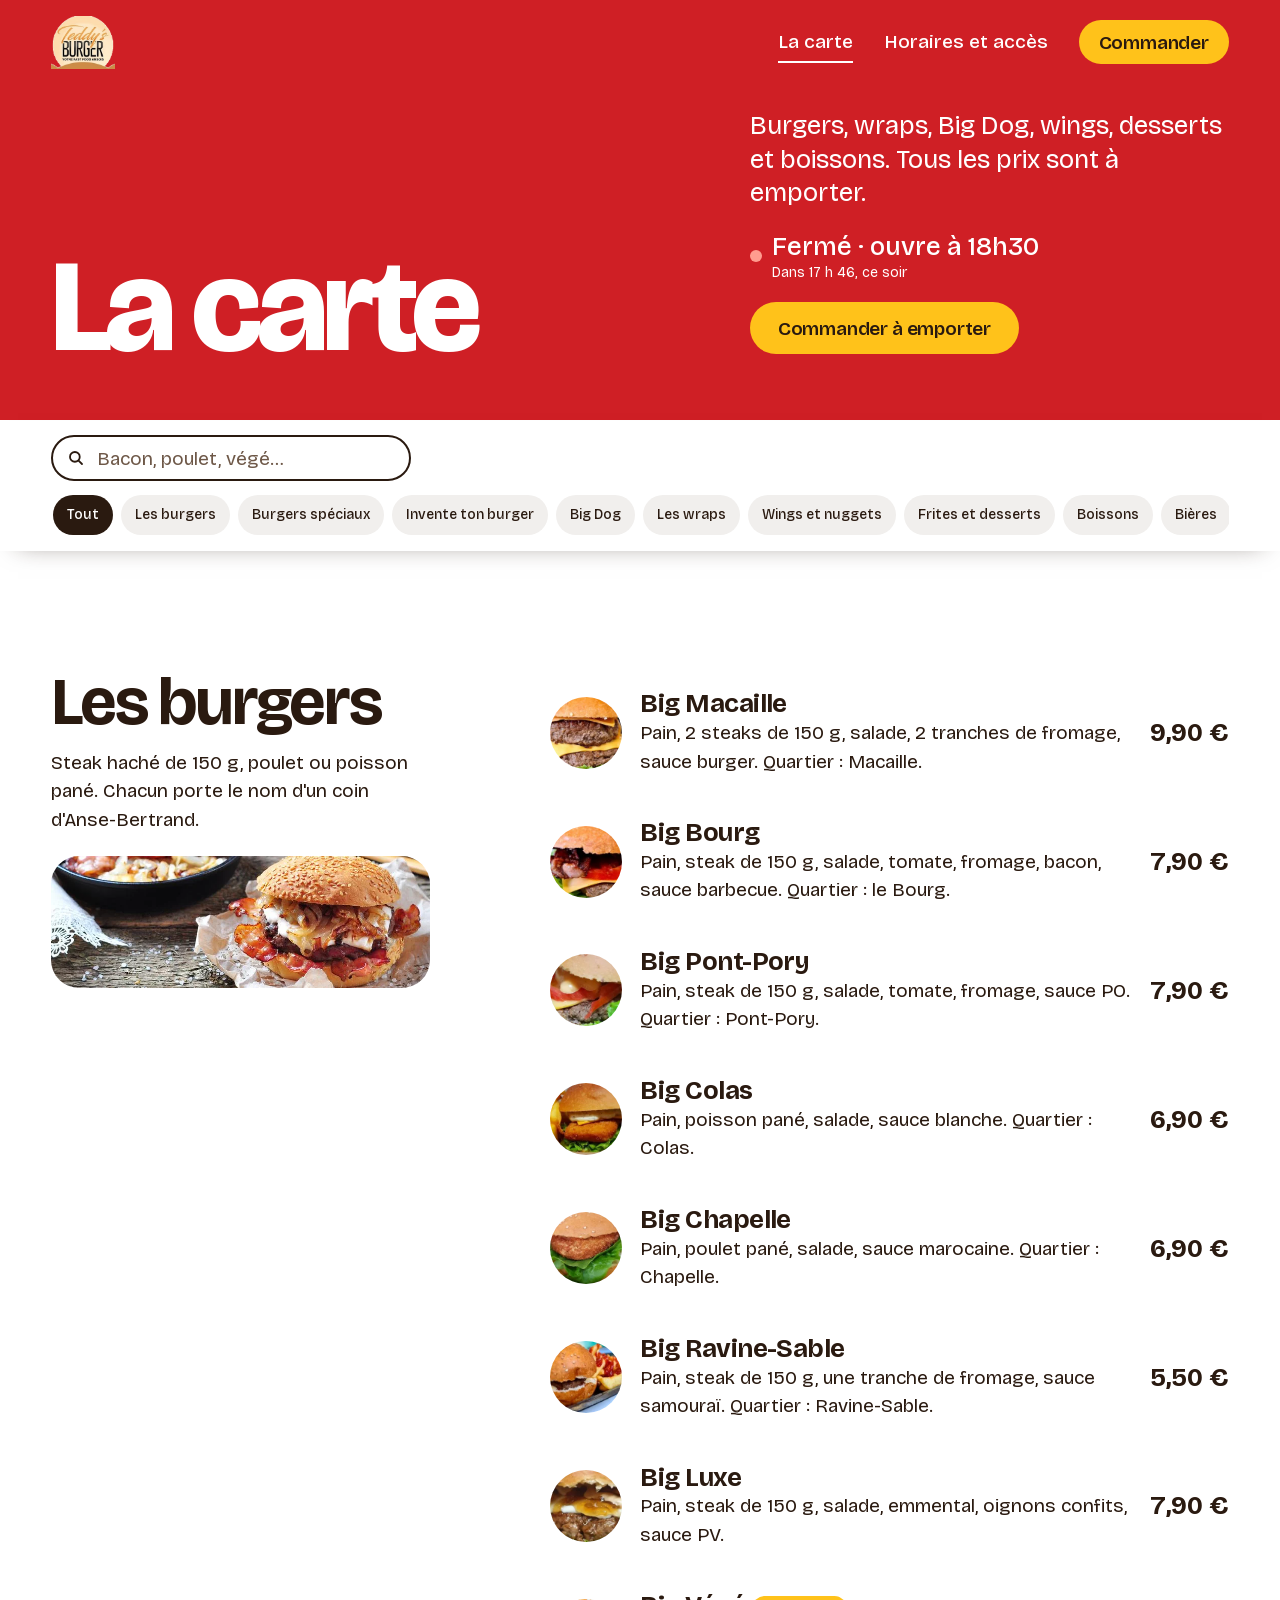
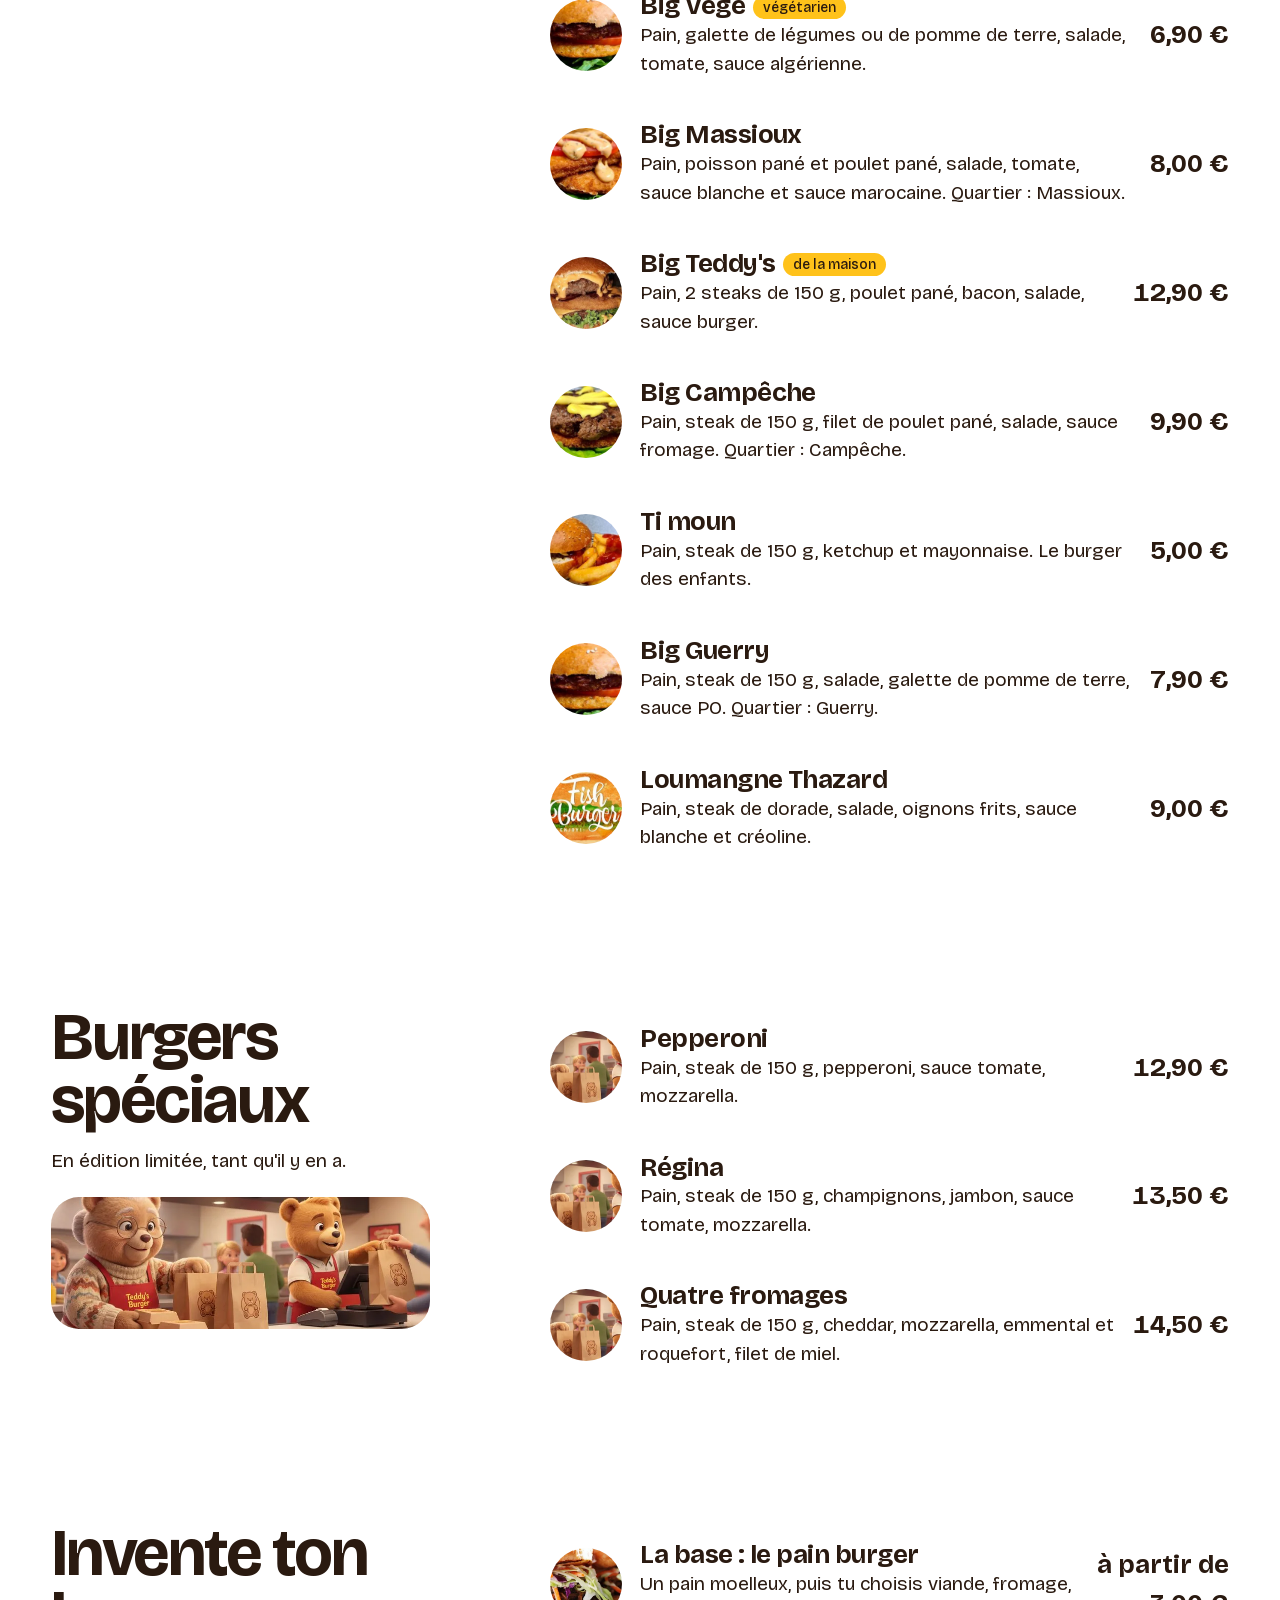
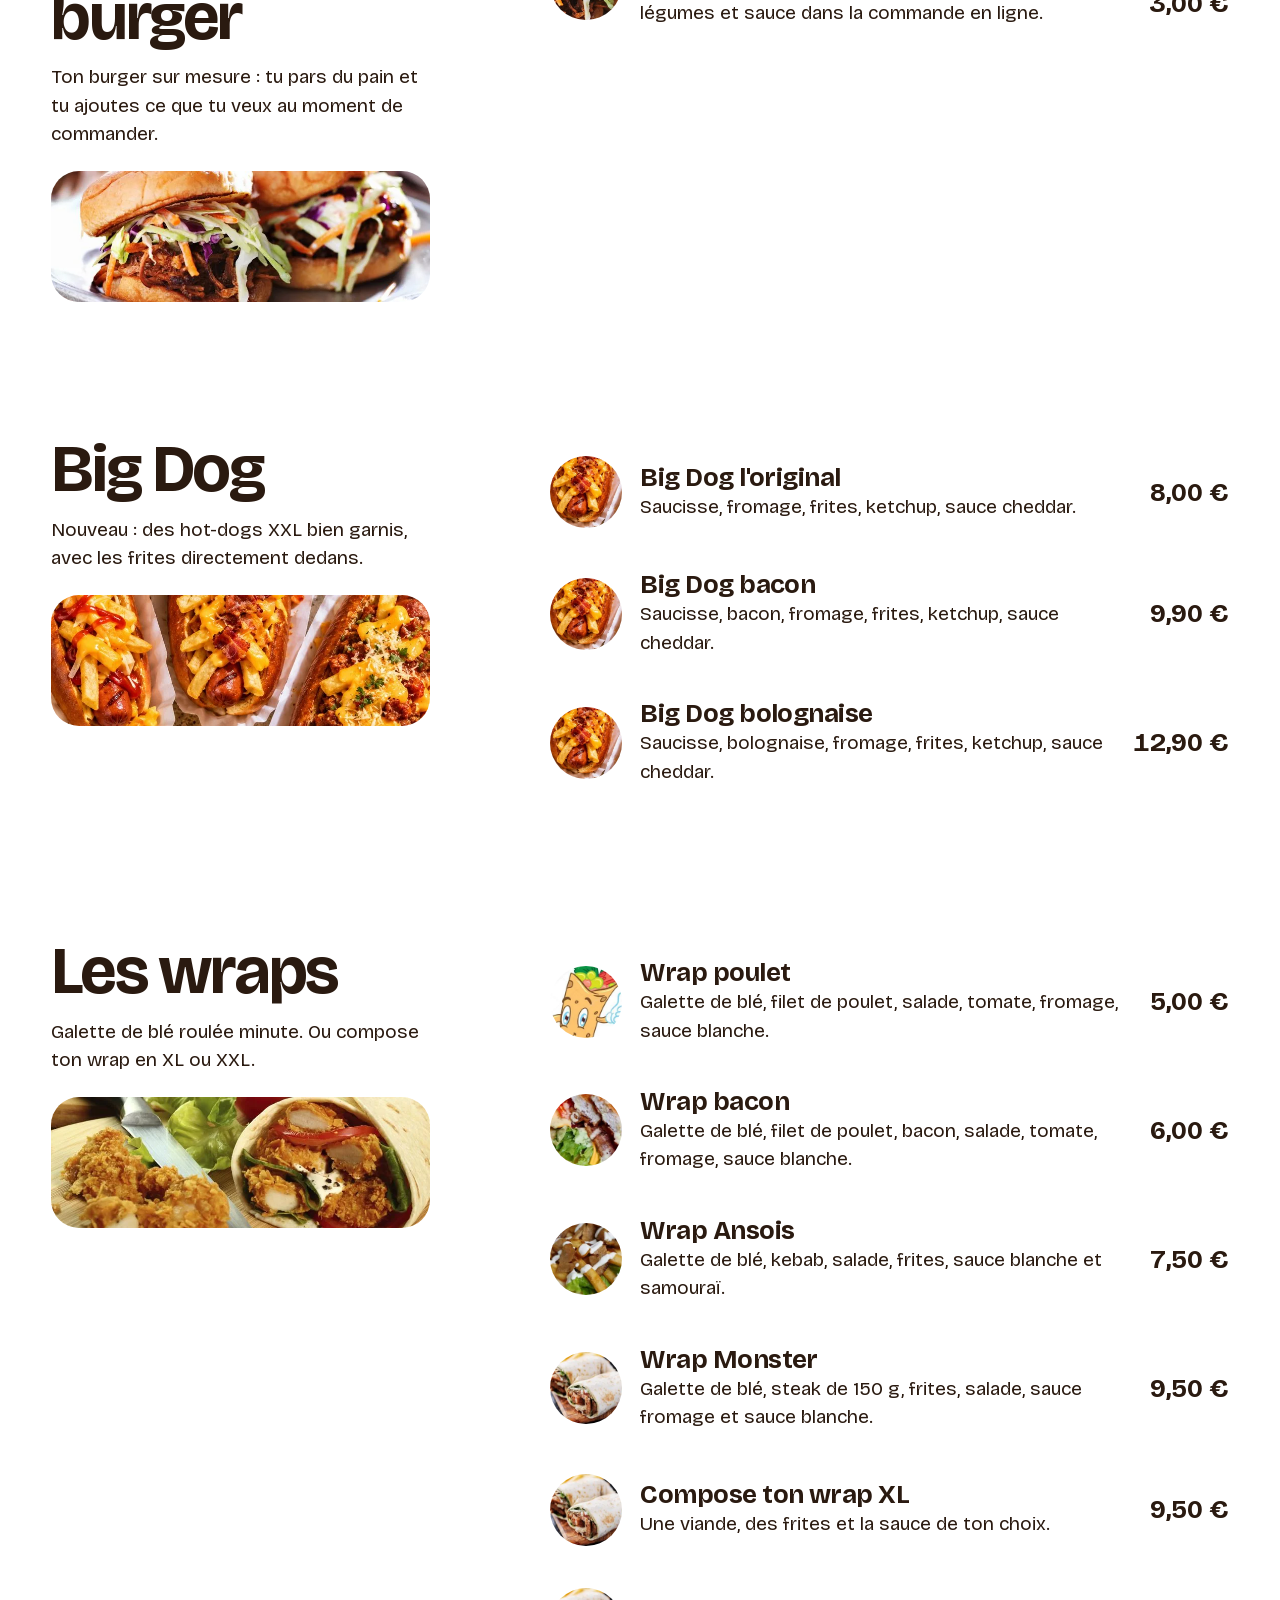
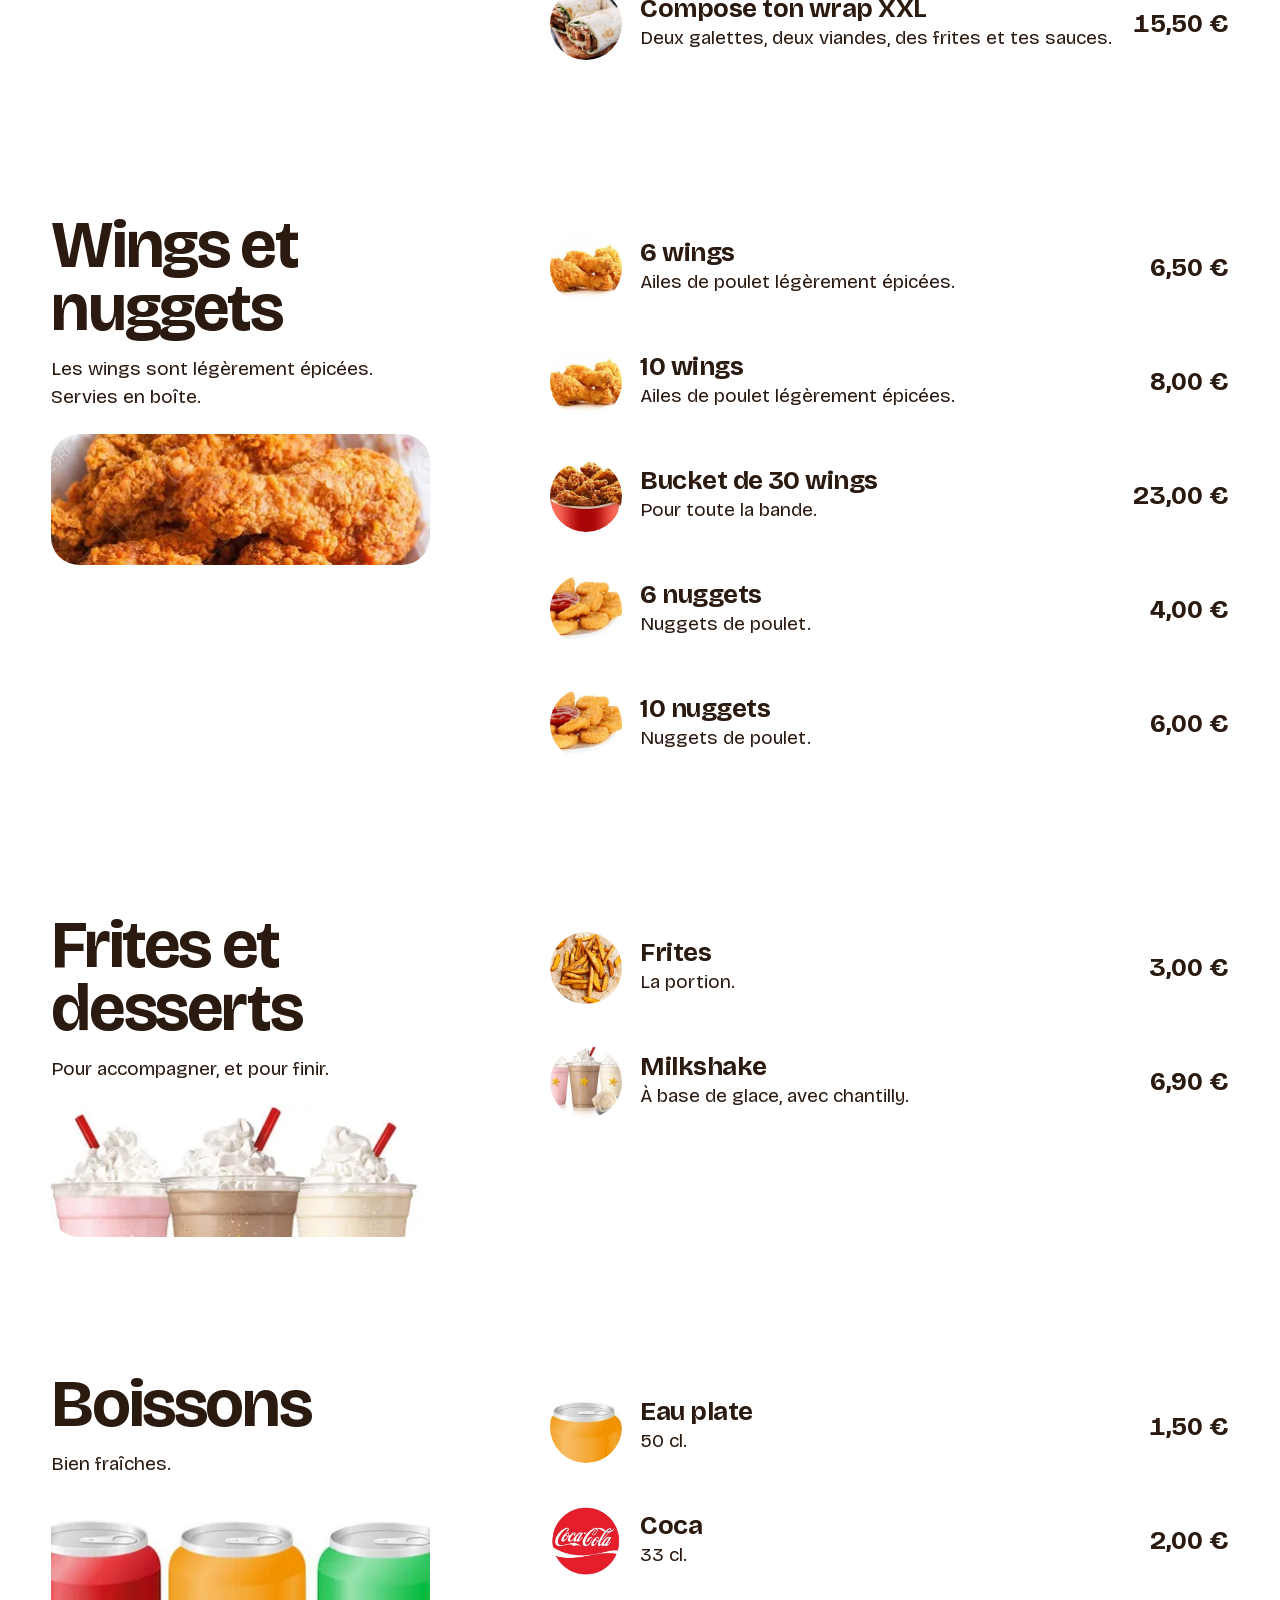
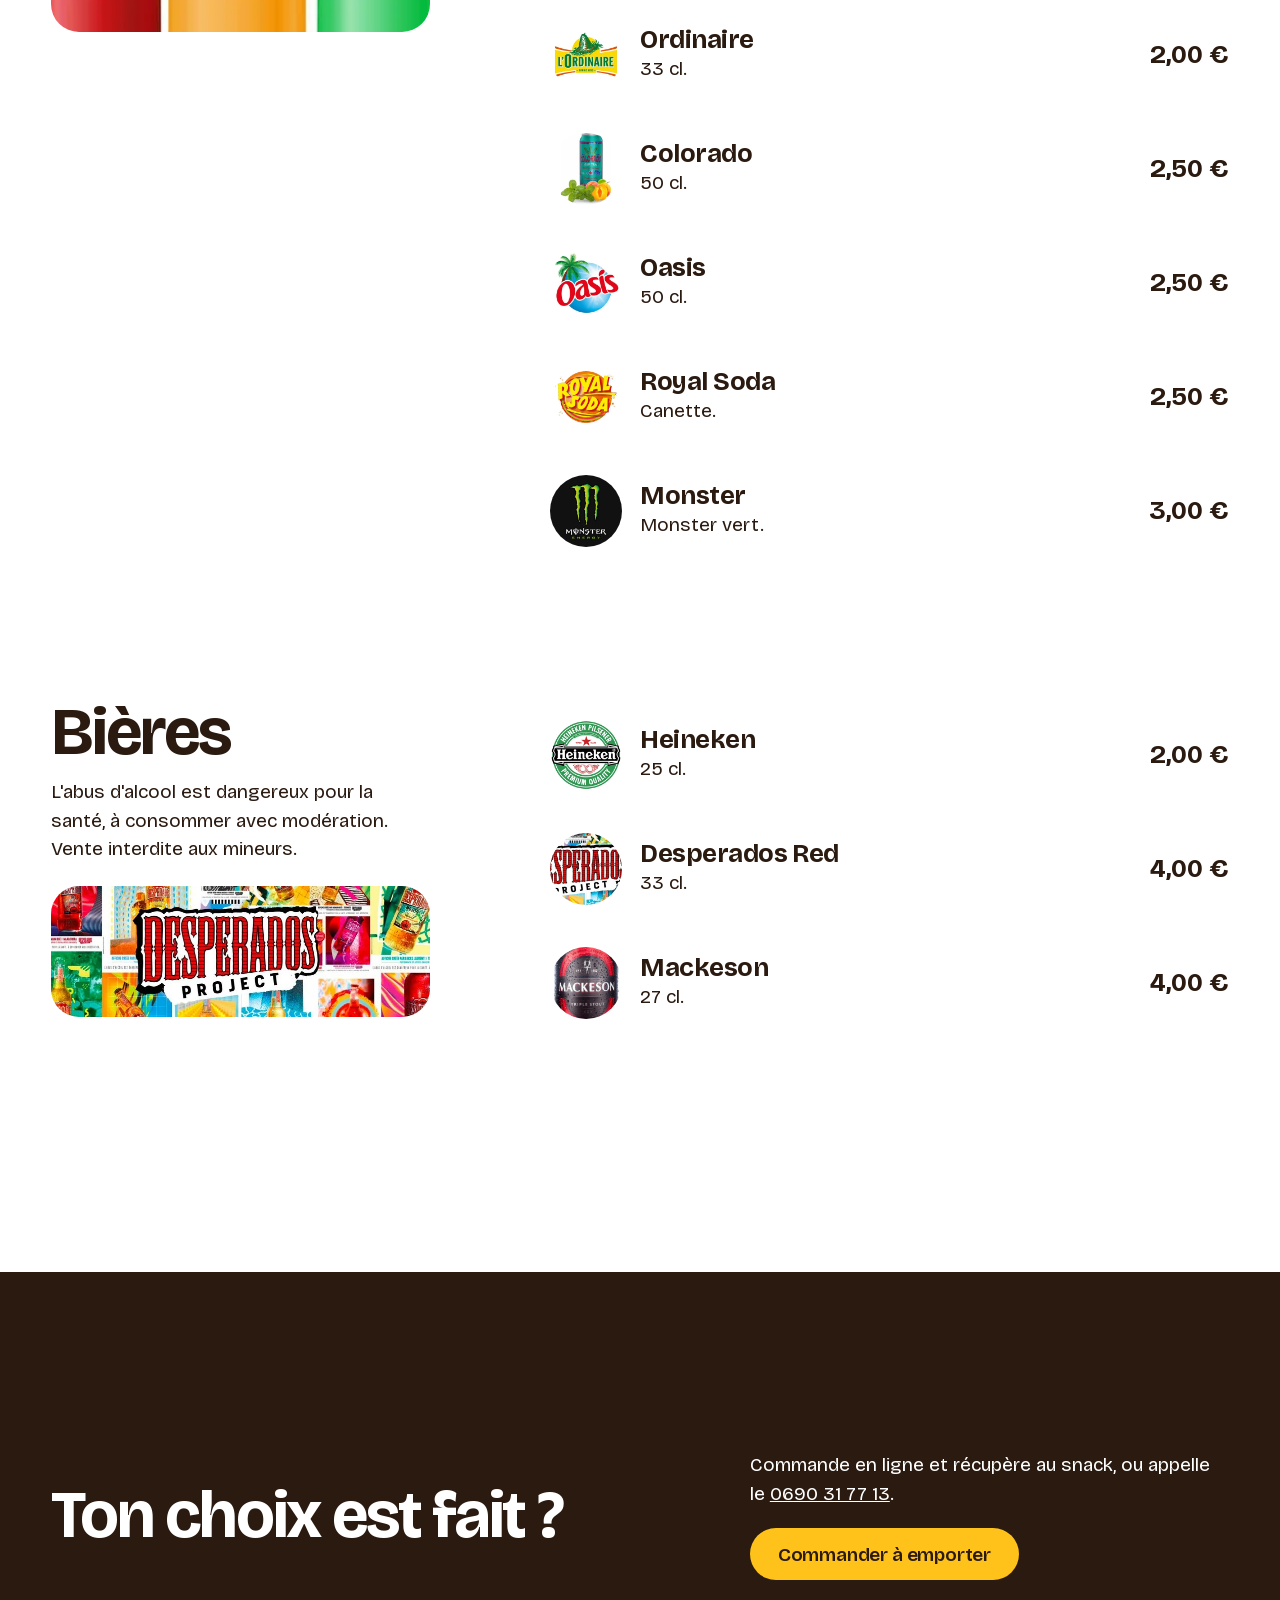
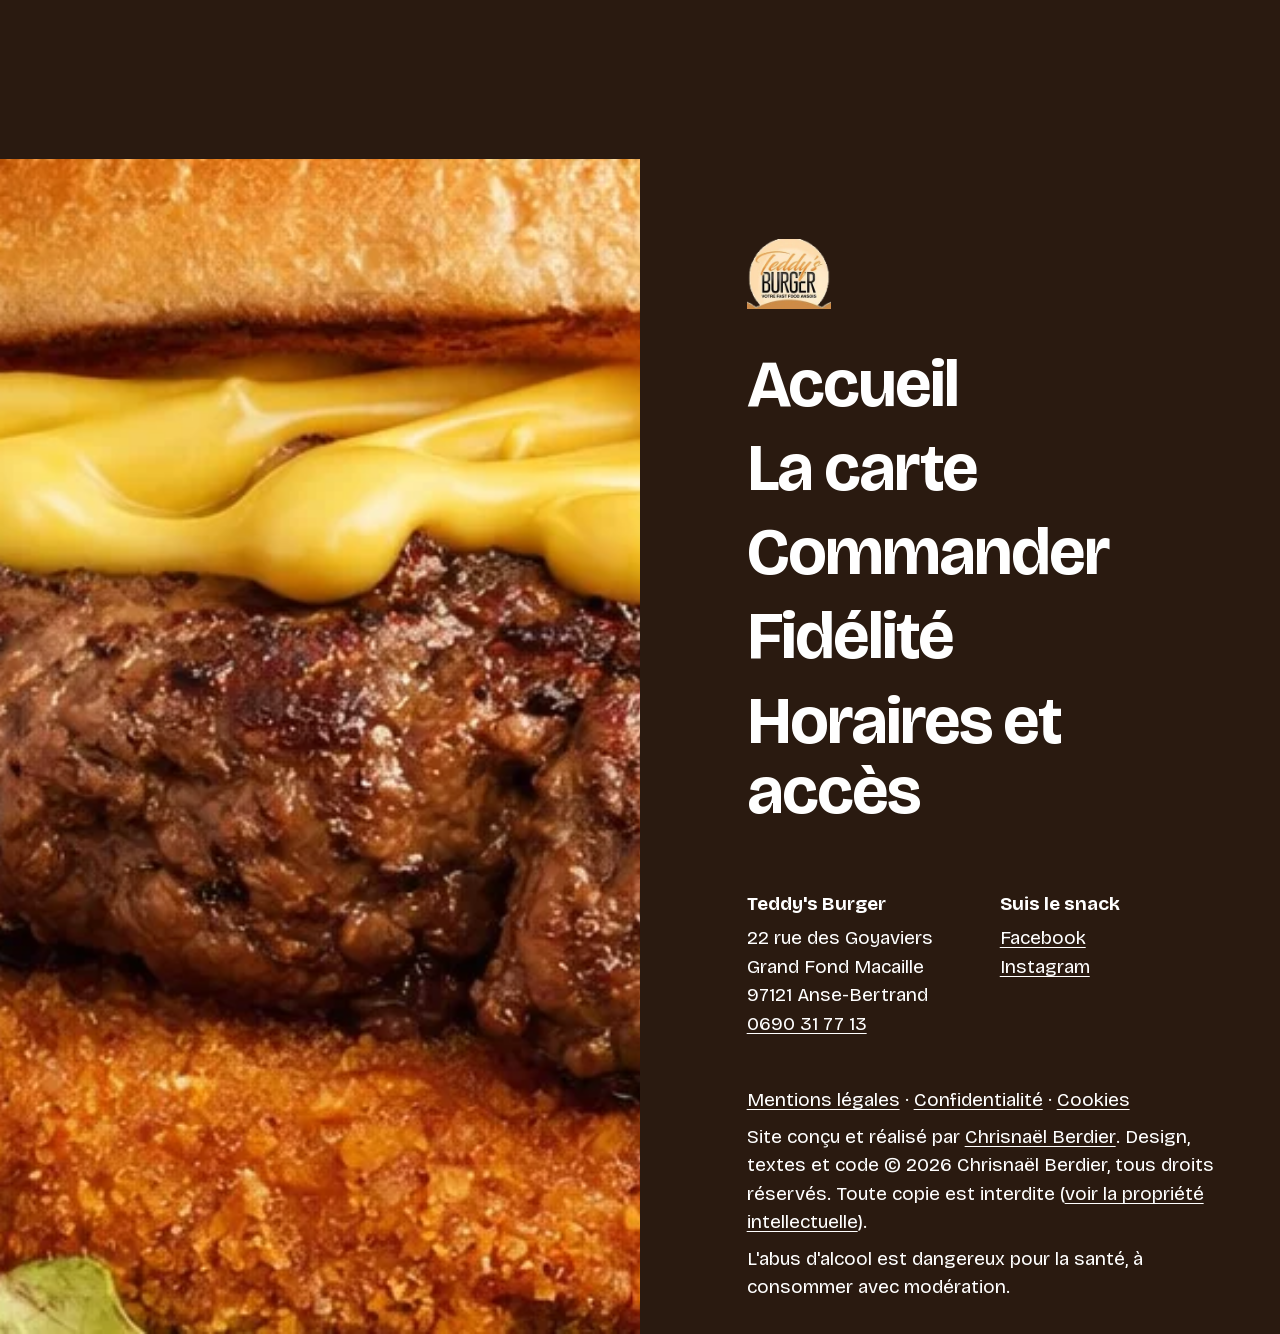
<file: carte.html>
<!doctype html>
<!--
  Site conçu, designé et développé par Chrisnaël Berdier (chrisnaelberdier.com).
  © 2026 Chrisnaël Berdier. Tous droits réservés.
  Le design, la mise en page, les textes et le code de ce site sont protégés par le
  Code de la propriété intellectuelle. Toute copie ou réutilisation, même partielle,
  sans autorisation écrite de l'auteur constitue une contrefaçon (art. L335-2 et L335-3).
-->
<html lang="fr">
<head>
<meta name="robots" content="noindex">
<meta charset="utf-8">
<meta name="viewport" content="width=device-width, initial-scale=1">
<meta http-equiv="Content-Security-Policy" content="default-src 'self'; script-src 'self' 'sha256-WZRJfWvsnNCPcxzZwvyhovnZGqhZaC+8gPGPRbx6wTk='; style-src 'self' 'unsafe-inline'; img-src 'self' data:; font-src 'self'; connect-src 'self'; object-src 'none'; base-uri 'self'; form-action 'self'; upgrade-insecure-requests">
<meta name="referrer" content="strict-origin-when-cross-origin">
<meta name="author" content="Chrisnaël Berdier">
<meta name="copyright" content="© 2026 Chrisnaël Berdier, tous droits réservés">
<script>document.documentElement.classList.add("js");</script>
<title>La carte · Teddy&#x27;s Burger, Anse-Bertrand</title>
<meta name="description" content="Toute la carte de Teddy&#x27;s Burger avec les prix : burgers des quartiers d&#x27;Anse-Bertrand, burgers spéciaux, Big Dog, wraps, wings, desserts et boissons.">
<link rel="canonical" href="https://www.teddysburger.com/carte.html">
<meta name="theme-color" content="#cf1f25">
<meta property="og:type" content="website">
<meta property="og:locale" content="fr_FR">
<meta property="og:site_name" content="Teddy's Burger">
<meta property="og:title" content="La carte · Teddy&#x27;s Burger, Anse-Bertrand">
<meta property="og:description" content="Toute la carte de Teddy&#x27;s Burger avec les prix : burgers des quartiers d&#x27;Anse-Bertrand, burgers spéciaux, Big Dog, wraps, wings, desserts et boissons.">
<meta property="og:url" content="https://www.teddysburger.com/carte.html">
<meta property="og:image" content="https://www.teddysburger.com/assets/og-image.jpg">
<link rel="icon" type="image/png" sizes="32x32" href="assets/favicon-32.png">
<link rel="apple-touch-icon" href="assets/favicon-180.png">
<link rel="preload" href="assets/fonts/bricolage-latin.woff2" as="font" type="font/woff2" crossorigin>
<link rel="preload" href="assets/logo-teddys.webp" as="image">
<link rel="stylesheet" href="css/style.css">
<script src="js/site.js" defer></script>
</head>
<body>
<div class="loader" id="loader" role="status" aria-label="Chargement">
  <div class="loader__stack" aria-hidden="true">
    <span class="loader__layer" style="top:238px;height:27px;background-position:0 -238px;animation-delay:0ms"></span>
    <span class="loader__layer" style="top:173px;height:65px;background-position:0 -173px;animation-delay:90ms"></span>
    <span class="loader__layer" style="top:150px;height:23px;background-position:0 -150px;animation-delay:180ms"></span>
    <span class="loader__layer" style="top:60px;height:90px;background-position:0 -60px;animation-delay:270ms"></span>
    <span class="loader__layer" style="top:0;height:60px;background-position:0 0;animation-delay:380ms"></span>
    <span class="loader__label">Teddy's Burger</span>
  </div>
</div>
<a class="skip" href="#contenu">Aller au contenu</a>
<header class="site-header">
  <a class="brand" href="index.html" data-logo aria-label="Teddy's Burger, retour à l'accueil">
    <img src="assets/logo-badge.webp" alt="" width="196" height="162">
  </a>
  <nav class="site-nav" aria-label="Navigation principale">
    <a href="carte.html" aria-current="page">La carte</a>
    <a href="index.html#infos" class="nav-hide-sm">Horaires et accès</a>
    <a class="btn" href="https://www.foodbooking.com/ordering/restaurant/menu?company_uid=f4e176ff-b0b0-4b32-a2d7-f04510ba4fc4&restaurant_uid=5dd35384-f3b1-45e0-9185-c5fd94e0f00c&facebook=false" target="_blank" rel="noopener">Commander<span class="sr-only"> (nouvel onglet)</span></a>
  </nav>
</header>
<main id="contenu">
<section class="menu-hero" aria-labelledby="titre">
  <h1 id="titre">La carte</h1>
  <div class="menu-hero__side">
    <p>Burgers, wraps, Big Dog, wings, desserts et boissons. Tous les prix sont à emporter.</p>
    <p class="status" data-status data-state="closed" aria-live="polite"><span class="status__dot" aria-hidden="true"></span><span><span class="status__text">Ouvert du mercredi au dimanche, le soir</span><span class="status__sub">Pas de livraison, à emporter uniquement</span></span></p>
    <a class="btn" href="https://www.foodbooking.com/ordering/restaurant/menu?company_uid=f4e176ff-b0b0-4b32-a2d7-f04510ba4fc4&restaurant_uid=5dd35384-f3b1-45e0-9185-c5fd94e0f00c&facebook=false" target="_blank" rel="noopener">Commander à emporter<span class="sr-only"> (nouvel onglet)</span></a>
  </div>
</section>
<div class="menu-tools">
  <label class="search">
    <span class="sr-only">Chercher sur la carte</span>
    <svg viewBox="0 0 24 24" fill="none" stroke="currentColor" stroke-width="2.4" stroke-linecap="round" aria-hidden="true"><circle cx="10.5" cy="10.5" r="6.5"/><path d="m20 20-4.6-4.6"/></svg>
    <input id="menu-search" type="search" placeholder="Bacon, poulet, végé…" autocomplete="off">
  </label>
  <div class="cats" role="group" aria-label="Catégories">
    <button class="chip" type="button" data-cat="all" aria-pressed="true">Tout</button><button class="chip" type="button" data-cat="burgers" aria-pressed="false">Les burgers</button><button class="chip" type="button" data-cat="speciaux" aria-pressed="false">Burgers spéciaux</button><button class="chip" type="button" data-cat="sur-mesure" aria-pressed="false">Invente ton burger</button><button class="chip" type="button" data-cat="big-dog" aria-pressed="false">Big Dog</button><button class="chip" type="button" data-cat="wraps" aria-pressed="false">Les wraps</button><button class="chip" type="button" data-cat="wings" aria-pressed="false">Wings et nuggets</button><button class="chip" type="button" data-cat="frites-desserts" aria-pressed="false">Frites et desserts</button><button class="chip" type="button" data-cat="boissons" aria-pressed="false">Boissons</button><button class="chip" type="button" data-cat="bieres" aria-pressed="false">Bières</button>
  </div>
  <p class="sr-only" aria-live="polite" data-count>44 produits</p>
</div>
<div class="menu" id="menu">
  <p class="menu-empty" hidden>Rien sur la carte pour « <span data-q></span> ». <button class="chip" type="button" data-reset>Tout afficher</button></p>
<section class="menu-cat" id="burgers" aria-labelledby="t-burgers">
  <div class="menu-cat__head reveal">
    <h2 id="t-burgers">Les burgers</h2>
    <p>Steak haché de 150 g, poulet ou poisson pané. Chacun porte le nom d&#x27;un coin d&#x27;Anse-Bertrand.</p>
    <img src="assets/menu/cat-burgers.webp" alt="" width="375" height="130" loading="lazy">
  </div>
  <div class="menu-cat__items">
<div class="dish reveal" style="--d:0ms" data-search="Big Macaille Pain, 2 steaks de 150 g, salade, 2 tranches de fromage, sauce burger Les burgers Macaille ">
  <img class="dish__thumb" src="assets/menu/big-macaille.webp" alt="" width="192" height="192" loading="lazy">
  <div><p class="dish__name">Big Macaille</p><p class="dish__desc">Pain, 2 steaks de 150 g, salade, 2 tranches de fromage, sauce burger. Quartier : Macaille.</p></div>
  <p class="dish__price">9,90 €</p>
</div>
<div class="dish reveal" style="--d:60ms" data-search="Big Bourg Pain, steak de 150 g, salade, tomate, fromage, bacon, sauce barbecue Les burgers le Bourg ">
  <img class="dish__thumb" src="assets/menu/big-bourg.webp" alt="" width="192" height="192" loading="lazy">
  <div><p class="dish__name">Big Bourg</p><p class="dish__desc">Pain, steak de 150 g, salade, tomate, fromage, bacon, sauce barbecue. Quartier : le Bourg.</p></div>
  <p class="dish__price">7,90 €</p>
</div>
<div class="dish reveal" style="--d:120ms" data-search="Big Pont-Pory Pain, steak de 150 g, salade, tomate, fromage, sauce PO Les burgers Pont-Pory ">
  <img class="dish__thumb" src="assets/menu/big-pont-pory.webp" alt="" width="192" height="192" loading="lazy">
  <div><p class="dish__name">Big Pont-Pory</p><p class="dish__desc">Pain, steak de 150 g, salade, tomate, fromage, sauce PO. Quartier : Pont-Pory.</p></div>
  <p class="dish__price">7,90 €</p>
</div>
<div class="dish reveal" style="--d:180ms" data-search="Big Colas Pain, poisson pané, salade, sauce blanche Les burgers Colas ">
  <img class="dish__thumb" src="assets/menu/big-colas.webp" alt="" width="192" height="192" loading="lazy">
  <div><p class="dish__name">Big Colas</p><p class="dish__desc">Pain, poisson pané, salade, sauce blanche. Quartier : Colas.</p></div>
  <p class="dish__price">6,90 €</p>
</div>
<div class="dish reveal" style="--d:240ms" data-search="Big Chapelle Pain, poulet pané, salade, sauce marocaine Les burgers Chapelle ">
  <img class="dish__thumb" src="assets/menu/big-chapelle.webp" alt="" width="192" height="192" loading="lazy">
  <div><p class="dish__name">Big Chapelle</p><p class="dish__desc">Pain, poulet pané, salade, sauce marocaine. Quartier : Chapelle.</p></div>
  <p class="dish__price">6,90 €</p>
</div>
<div class="dish reveal" style="--d:300ms" data-search="Big Ravine-Sable Pain, steak de 150 g, une tranche de fromage, sauce samouraï Les burgers Ravine-Sable ">
  <img class="dish__thumb" src="assets/menu/big-ravine-sable.webp" alt="" width="192" height="192" loading="lazy">
  <div><p class="dish__name">Big Ravine-Sable</p><p class="dish__desc">Pain, steak de 150 g, une tranche de fromage, sauce samouraï. Quartier : Ravine-Sable.</p></div>
  <p class="dish__price">5,50 €</p>
</div>
<div class="dish reveal" style="--d:360ms" data-search="Big Luxe Pain, steak de 150 g, salade, emmental, oignons confits, sauce PV Les burgers  ">
  <img class="dish__thumb" src="assets/menu/big-luxe.webp" alt="" width="192" height="192" loading="lazy">
  <div><p class="dish__name">Big Luxe</p><p class="dish__desc">Pain, steak de 150 g, salade, emmental, oignons confits, sauce PV.</p></div>
  <p class="dish__price">7,90 €</p>
</div>
<div class="dish reveal" style="--d:360ms" data-search="Big Végé Pain, galette de légumes ou de pomme de terre, salade, tomate, sauce algérienne Les burgers  vegetarien vege">
  <img class="dish__thumb" src="assets/menu/big-vege.webp" alt="" width="192" height="192" loading="lazy">
  <div><p class="dish__name">Big Végé<small>végétarien</small></p><p class="dish__desc">Pain, galette de légumes ou de pomme de terre, salade, tomate, sauce algérienne.</p></div>
  <p class="dish__price">6,90 €</p>
</div>
<div class="dish reveal" style="--d:360ms" data-search="Big Massioux Pain, poisson pané et poulet pané, salade, tomate, sauce blanche et sauce marocaine Les burgers Massioux ">
  <img class="dish__thumb" src="assets/menu/big-massioux.webp" alt="" width="192" height="192" loading="lazy">
  <div><p class="dish__name">Big Massioux</p><p class="dish__desc">Pain, poisson pané et poulet pané, salade, tomate, sauce blanche et sauce marocaine. Quartier : Massioux.</p></div>
  <p class="dish__price">8,00 €</p>
</div>
<div class="dish reveal" style="--d:360ms" data-search="Big Teddy&#x27;s Pain, 2 steaks de 150 g, poulet pané, bacon, salade, sauce burger Les burgers  ">
  <img class="dish__thumb" src="assets/menu/big-teddys.webp" alt="" width="192" height="192" loading="lazy">
  <div><p class="dish__name">Big Teddy&#x27;s<small>de la maison</small></p><p class="dish__desc">Pain, 2 steaks de 150 g, poulet pané, bacon, salade, sauce burger.</p></div>
  <p class="dish__price">12,90 €</p>
</div>
<div class="dish reveal" style="--d:360ms" data-search="Big Campêche Pain, steak de 150 g, filet de poulet pané, salade, sauce fromage Les burgers Campêche ">
  <img class="dish__thumb" src="assets/menu/big-campeche.webp" alt="" width="192" height="192" loading="lazy">
  <div><p class="dish__name">Big Campêche</p><p class="dish__desc">Pain, steak de 150 g, filet de poulet pané, salade, sauce fromage. Quartier : Campêche.</p></div>
  <p class="dish__price">9,90 €</p>
</div>
<div class="dish reveal" style="--d:360ms" data-search="Ti moun Pain, steak de 150 g, ketchup et mayonnaise. Le burger des enfants Les burgers  ">
  <img class="dish__thumb" src="assets/menu/ti-moun.webp" alt="" width="192" height="192" loading="lazy">
  <div><p class="dish__name">Ti moun</p><p class="dish__desc">Pain, steak de 150 g, ketchup et mayonnaise. Le burger des enfants.</p></div>
  <p class="dish__price">5,00 €</p>
</div>
<div class="dish reveal" style="--d:360ms" data-search="Big Guerry Pain, steak de 150 g, salade, galette de pomme de terre, sauce PO Les burgers Guerry ">
  <img class="dish__thumb" src="assets/menu/big-guerry.webp" alt="" width="192" height="192" loading="lazy">
  <div><p class="dish__name">Big Guerry</p><p class="dish__desc">Pain, steak de 150 g, salade, galette de pomme de terre, sauce PO. Quartier : Guerry.</p></div>
  <p class="dish__price">7,90 €</p>
</div>
<div class="dish reveal" style="--d:360ms" data-search="Loumangne Thazard Pain, steak de dorade, salade, oignons frits, sauce blanche et créoline Les burgers  ">
  <img class="dish__thumb" src="assets/menu/loumangne-thazard.webp" alt="" width="192" height="192" loading="lazy">
  <div><p class="dish__name">Loumangne Thazard</p><p class="dish__desc">Pain, steak de dorade, salade, oignons frits, sauce blanche et créoline.</p></div>
  <p class="dish__price">9,00 €</p>
</div>
  </div>
</section>
<section class="menu-cat" id="speciaux" aria-labelledby="t-speciaux">
  <div class="menu-cat__head reveal">
    <h2 id="t-speciaux">Burgers spéciaux</h2>
    <p>En édition limitée, tant qu&#x27;il y en a.</p>
    <img src="assets/menu/cat-speciaux.webp" alt="" width="375" height="130" loading="lazy">
  </div>
  <div class="menu-cat__items">
<div class="dish reveal" style="--d:0ms" data-search="Pepperoni Pain, steak de 150 g, pepperoni, sauce tomate, mozzarella Burgers spéciaux  ">
  <img class="dish__thumb" src="assets/menu/cat-speciaux.webp" alt="" width="375" height="130" loading="lazy">
  <div><p class="dish__name">Pepperoni</p><p class="dish__desc">Pain, steak de 150 g, pepperoni, sauce tomate, mozzarella.</p></div>
  <p class="dish__price">12,90 €</p>
</div>
<div class="dish reveal" style="--d:60ms" data-search="Régina Pain, steak de 150 g, champignons, jambon, sauce tomate, mozzarella Burgers spéciaux  ">
  <img class="dish__thumb" src="assets/menu/cat-speciaux.webp" alt="" width="375" height="130" loading="lazy">
  <div><p class="dish__name">Régina</p><p class="dish__desc">Pain, steak de 150 g, champignons, jambon, sauce tomate, mozzarella.</p></div>
  <p class="dish__price">13,50 €</p>
</div>
<div class="dish reveal" style="--d:120ms" data-search="Quatre fromages Pain, steak de 150 g, cheddar, mozzarella, emmental et roquefort, filet de miel Burgers spéciaux  ">
  <img class="dish__thumb" src="assets/menu/cat-speciaux.webp" alt="" width="375" height="130" loading="lazy">
  <div><p class="dish__name">Quatre fromages</p><p class="dish__desc">Pain, steak de 150 g, cheddar, mozzarella, emmental et roquefort, filet de miel.</p></div>
  <p class="dish__price">14,50 €</p>
</div>
  </div>
</section>
<section class="menu-cat" id="sur-mesure" aria-labelledby="t-sur-mesure">
  <div class="menu-cat__head reveal">
    <h2 id="t-sur-mesure">Invente ton burger</h2>
    <p>Ton burger sur mesure : tu pars du pain et tu ajoutes ce que tu veux au moment de commander.</p>
    <img src="assets/menu/cat-invente.webp" alt="" width="375" height="130" loading="lazy">
  </div>
  <div class="menu-cat__items">
<div class="dish reveal" style="--d:0ms" data-search="La base : le pain burger Un pain moelleux, puis tu choisis viande, fromage, légumes et sauce dans la commande en ligne Invente ton burger  ">
  <img class="dish__thumb" src="assets/menu/cat-invente.webp" alt="" width="375" height="130" loading="lazy">
  <div><p class="dish__name">La base : le pain burger</p><p class="dish__desc">Un pain moelleux, puis tu choisis viande, fromage, légumes et sauce dans la commande en ligne.</p></div>
  <p class="dish__price">à partir de<br>3,00 €</p>
</div>
  </div>
</section>
<section class="menu-cat" id="big-dog" aria-labelledby="t-big-dog">
  <div class="menu-cat__head reveal">
    <h2 id="t-big-dog">Big Dog</h2>
    <p>Nouveau : des hot-dogs XXL bien garnis, avec les frites directement dedans.</p>
    <img src="assets/menu/cat-bigdog.webp" alt="" width="375" height="130" loading="lazy">
  </div>
  <div class="menu-cat__items">
<div class="dish reveal" style="--d:0ms" data-search="Big Dog l&#x27;original Saucisse, fromage, frites, ketchup, sauce cheddar Big Dog  ">
  <img class="dish__thumb" src="assets/menu/cat-bigdog.webp" alt="" width="375" height="130" loading="lazy">
  <div><p class="dish__name">Big Dog l&#x27;original</p><p class="dish__desc">Saucisse, fromage, frites, ketchup, sauce cheddar.</p></div>
  <p class="dish__price">8,00 €</p>
</div>
<div class="dish reveal" style="--d:60ms" data-search="Big Dog bacon Saucisse, bacon, fromage, frites, ketchup, sauce cheddar Big Dog  ">
  <img class="dish__thumb" src="assets/menu/cat-bigdog.webp" alt="" width="375" height="130" loading="lazy">
  <div><p class="dish__name">Big Dog bacon</p><p class="dish__desc">Saucisse, bacon, fromage, frites, ketchup, sauce cheddar.</p></div>
  <p class="dish__price">9,90 €</p>
</div>
<div class="dish reveal" style="--d:120ms" data-search="Big Dog bolognaise Saucisse, bolognaise, fromage, frites, ketchup, sauce cheddar Big Dog  ">
  <img class="dish__thumb" src="assets/menu/cat-bigdog.webp" alt="" width="375" height="130" loading="lazy">
  <div><p class="dish__name">Big Dog bolognaise</p><p class="dish__desc">Saucisse, bolognaise, fromage, frites, ketchup, sauce cheddar.</p></div>
  <p class="dish__price">12,90 €</p>
</div>
  </div>
</section>
<section class="menu-cat" id="wraps" aria-labelledby="t-wraps">
  <div class="menu-cat__head reveal">
    <h2 id="t-wraps">Les wraps</h2>
    <p>Galette de blé roulée minute. Ou compose ton wrap en XL ou XXL.</p>
    <img src="assets/menu/cat-wraps.webp" alt="" width="375" height="130" loading="lazy">
  </div>
  <div class="menu-cat__items">
<div class="dish reveal" style="--d:0ms" data-search="Wrap poulet Galette de blé, filet de poulet, salade, tomate, fromage, sauce blanche Les wraps  ">
  <img class="dish__thumb" src="assets/menu/wrap-poulet.webp" alt="" width="192" height="192" loading="lazy">
  <div><p class="dish__name">Wrap poulet</p><p class="dish__desc">Galette de blé, filet de poulet, salade, tomate, fromage, sauce blanche.</p></div>
  <p class="dish__price">5,00 €</p>
</div>
<div class="dish reveal" style="--d:60ms" data-search="Wrap bacon Galette de blé, filet de poulet, bacon, salade, tomate, fromage, sauce blanche Les wraps  ">
  <img class="dish__thumb" src="assets/menu/wrap-bacon.webp" alt="" width="192" height="192" loading="lazy">
  <div><p class="dish__name">Wrap bacon</p><p class="dish__desc">Galette de blé, filet de poulet, bacon, salade, tomate, fromage, sauce blanche.</p></div>
  <p class="dish__price">6,00 €</p>
</div>
<div class="dish reveal" style="--d:120ms" data-search="Wrap Ansois Galette de blé, kebab, salade, frites, sauce blanche et samouraï Les wraps  ">
  <img class="dish__thumb" src="assets/menu/ansois.webp" alt="" width="192" height="192" loading="lazy">
  <div><p class="dish__name">Wrap Ansois</p><p class="dish__desc">Galette de blé, kebab, salade, frites, sauce blanche et samouraï.</p></div>
  <p class="dish__price">7,50 €</p>
</div>
<div class="dish reveal" style="--d:180ms" data-search="Wrap Monster Galette de blé, steak de 150 g, frites, salade, sauce fromage et sauce blanche Les wraps  ">
  <img class="dish__thumb" src="assets/menu/wrap-monster.webp" alt="" width="192" height="192" loading="lazy">
  <div><p class="dish__name">Wrap Monster</p><p class="dish__desc">Galette de blé, steak de 150 g, frites, salade, sauce fromage et sauce blanche.</p></div>
  <p class="dish__price">9,50 €</p>
</div>
<div class="dish reveal" style="--d:240ms" data-search="Compose ton wrap XL Une viande, des frites et la sauce de ton choix Les wraps  ">
  <img class="dish__thumb" src="assets/menu/wrap-xl.webp" alt="" width="192" height="192" loading="lazy">
  <div><p class="dish__name">Compose ton wrap XL</p><p class="dish__desc">Une viande, des frites et la sauce de ton choix.</p></div>
  <p class="dish__price">9,50 €</p>
</div>
<div class="dish reveal" style="--d:300ms" data-search="Compose ton wrap XXL Deux galettes, deux viandes, des frites et tes sauces Les wraps  ">
  <img class="dish__thumb" src="assets/menu/wrap-xxl.webp" alt="" width="192" height="192" loading="lazy">
  <div><p class="dish__name">Compose ton wrap XXL</p><p class="dish__desc">Deux galettes, deux viandes, des frites et tes sauces.</p></div>
  <p class="dish__price">15,50 €</p>
</div>
  </div>
</section>
<section class="menu-cat" id="wings" aria-labelledby="t-wings">
  <div class="menu-cat__head reveal">
    <h2 id="t-wings">Wings et nuggets</h2>
    <p>Les wings sont légèrement épicées. Servies en boîte.</p>
    <img src="assets/menu/cat-wings.webp" alt="" width="375" height="130" loading="lazy">
  </div>
  <div class="menu-cat__items">
<div class="dish reveal" style="--d:0ms" data-search="6 wings Ailes de poulet légèrement épicées Wings et nuggets  ">
  <img class="dish__thumb" src="assets/menu/wings-6.webp" alt="" width="192" height="192" loading="lazy">
  <div><p class="dish__name">6 wings</p><p class="dish__desc">Ailes de poulet légèrement épicées.</p></div>
  <p class="dish__price">6,50 €</p>
</div>
<div class="dish reveal" style="--d:60ms" data-search="10 wings Ailes de poulet légèrement épicées Wings et nuggets  ">
  <img class="dish__thumb" src="assets/menu/wings-10.webp" alt="" width="192" height="192" loading="lazy">
  <div><p class="dish__name">10 wings</p><p class="dish__desc">Ailes de poulet légèrement épicées.</p></div>
  <p class="dish__price">8,00 €</p>
</div>
<div class="dish reveal" style="--d:120ms" data-search="Bucket de 30 wings Pour toute la bande Wings et nuggets  ">
  <img class="dish__thumb" src="assets/menu/bucket-30.webp" alt="" width="192" height="192" loading="lazy">
  <div><p class="dish__name">Bucket de 30 wings</p><p class="dish__desc">Pour toute la bande.</p></div>
  <p class="dish__price">23,00 €</p>
</div>
<div class="dish reveal" style="--d:180ms" data-search="6 nuggets Nuggets de poulet Wings et nuggets  ">
  <img class="dish__thumb" src="assets/menu/nuggets-6.webp" alt="" width="192" height="192" loading="lazy">
  <div><p class="dish__name">6 nuggets</p><p class="dish__desc">Nuggets de poulet.</p></div>
  <p class="dish__price">4,00 €</p>
</div>
<div class="dish reveal" style="--d:240ms" data-search="10 nuggets Nuggets de poulet Wings et nuggets  ">
  <img class="dish__thumb" src="assets/menu/nuggets-10.webp" alt="" width="192" height="192" loading="lazy">
  <div><p class="dish__name">10 nuggets</p><p class="dish__desc">Nuggets de poulet.</p></div>
  <p class="dish__price">6,00 €</p>
</div>
  </div>
</section>
<section class="menu-cat" id="frites-desserts" aria-labelledby="t-frites-desserts">
  <div class="menu-cat__head reveal">
    <h2 id="t-frites-desserts">Frites et desserts</h2>
    <p>Pour accompagner, et pour finir.</p>
    <img src="assets/menu/cat-dessert.webp" alt="" width="375" height="130" loading="lazy">
  </div>
  <div class="menu-cat__items">
<div class="dish reveal" style="--d:0ms" data-search="Frites La portion Frites et desserts  ">
  <img class="dish__thumb" src="assets/menu/frites.webp" alt="" width="192" height="192" loading="lazy">
  <div><p class="dish__name">Frites</p><p class="dish__desc">La portion.</p></div>
  <p class="dish__price">3,00 €</p>
</div>
<div class="dish reveal" style="--d:60ms" data-search="Milkshake À base de glace, avec chantilly Frites et desserts  ">
  <img class="dish__thumb" src="assets/menu/milkshake.webp" alt="" width="192" height="192" loading="lazy">
  <div><p class="dish__name">Milkshake</p><p class="dish__desc">À base de glace, avec chantilly.</p></div>
  <p class="dish__price">6,90 €</p>
</div>
  </div>
</section>
<section class="menu-cat" id="boissons" aria-labelledby="t-boissons">
  <div class="menu-cat__head reveal">
    <h2 id="t-boissons">Boissons</h2>
    <p>Bien fraîches.</p>
    <img src="assets/menu/cat-boissons.webp" alt="" width="375" height="130" loading="lazy">
  </div>
  <div class="menu-cat__items">
<div class="dish reveal" style="--d:0ms" data-search="Eau plate 50 cl Boissons  ">
  <img class="dish__thumb" src="assets/menu/cat-boissons.webp" alt="" width="375" height="130" loading="lazy">
  <div><p class="dish__name">Eau plate</p><p class="dish__desc">50 cl.</p></div>
  <p class="dish__price">1,50 €</p>
</div>
<div class="dish reveal" style="--d:60ms" data-search="Coca 33 cl Boissons  ">
  <img class="dish__thumb" src="assets/menu/coca.webp" alt="" width="192" height="192" loading="lazy">
  <div><p class="dish__name">Coca</p><p class="dish__desc">33 cl.</p></div>
  <p class="dish__price">2,00 €</p>
</div>
<div class="dish reveal" style="--d:120ms" data-search="Ordinaire 33 cl Boissons  ">
  <img class="dish__thumb" src="assets/menu/ordinaire.webp" alt="" width="192" height="192" loading="lazy">
  <div><p class="dish__name">Ordinaire</p><p class="dish__desc">33 cl.</p></div>
  <p class="dish__price">2,00 €</p>
</div>
<div class="dish reveal" style="--d:180ms" data-search="Colorado 50 cl Boissons  ">
  <img class="dish__thumb" src="assets/menu/colorado.webp" alt="" width="192" height="192" loading="lazy">
  <div><p class="dish__name">Colorado</p><p class="dish__desc">50 cl.</p></div>
  <p class="dish__price">2,50 €</p>
</div>
<div class="dish reveal" style="--d:240ms" data-search="Oasis 50 cl Boissons  ">
  <img class="dish__thumb" src="assets/menu/oasis.webp" alt="" width="192" height="192" loading="lazy">
  <div><p class="dish__name">Oasis</p><p class="dish__desc">50 cl.</p></div>
  <p class="dish__price">2,50 €</p>
</div>
<div class="dish reveal" style="--d:300ms" data-search="Royal Soda Canette Boissons  ">
  <img class="dish__thumb" src="assets/menu/royal-soda.webp" alt="" width="192" height="192" loading="lazy">
  <div><p class="dish__name">Royal Soda</p><p class="dish__desc">Canette.</p></div>
  <p class="dish__price">2,50 €</p>
</div>
<div class="dish reveal" style="--d:360ms" data-search="Monster Monster vert Boissons  ">
  <img class="dish__thumb" src="assets/menu/monster.webp" alt="" width="192" height="192" loading="lazy">
  <div><p class="dish__name">Monster</p><p class="dish__desc">Monster vert.</p></div>
  <p class="dish__price">3,00 €</p>
</div>
  </div>
</section>
<section class="menu-cat" id="bieres" aria-labelledby="t-bieres">
  <div class="menu-cat__head reveal">
    <h2 id="t-bieres">Bières</h2>
    <p>L&#x27;abus d&#x27;alcool est dangereux pour la santé, à consommer avec modération. Vente interdite aux mineurs.</p>
    <img src="assets/menu/cat-bieres.webp" alt="" width="375" height="130" loading="lazy">
  </div>
  <div class="menu-cat__items">
<div class="dish reveal" style="--d:0ms" data-search="Heineken 25 cl Bières  ">
  <img class="dish__thumb" src="assets/menu/heineken.webp" alt="" width="192" height="192" loading="lazy">
  <div><p class="dish__name">Heineken</p><p class="dish__desc">25 cl.</p></div>
  <p class="dish__price">2,00 €</p>
</div>
<div class="dish reveal" style="--d:60ms" data-search="Desperados Red 33 cl Bières  ">
  <img class="dish__thumb" src="assets/menu/cat-bieres.webp" alt="" width="375" height="130" loading="lazy">
  <div><p class="dish__name">Desperados Red</p><p class="dish__desc">33 cl.</p></div>
  <p class="dish__price">4,00 €</p>
</div>
<div class="dish reveal" style="--d:120ms" data-search="Mackeson 27 cl Bières  ">
  <img class="dish__thumb" src="assets/menu/mackeson.webp" alt="" width="192" height="192" loading="lazy">
  <div><p class="dish__name">Mackeson</p><p class="dish__desc">27 cl.</p></div>
  <p class="dish__price">4,00 €</p>
</div>
  </div>
</section>
</div>
<section class="order-band" aria-labelledby="commander-titre">
  <h2 id="commander-titre">Ton choix est fait ?</h2>
  <div class="order-band__side">
    <p>Commande en ligne et récupère au snack, ou appelle le <a href="tel:+590690317713">0690 31 77 13</a>.</p>
    <a class="btn" href="https://www.foodbooking.com/ordering/restaurant/menu?company_uid=f4e176ff-b0b0-4b32-a2d7-f04510ba4fc4&restaurant_uid=5dd35384-f3b1-45e0-9185-c5fd94e0f00c&facebook=false" target="_blank" rel="noopener">Commander à emporter<span class="sr-only"> (nouvel onglet)</span></a>
  </div>
</section>

</main>
<footer class="site-footer">
  <div class="site-footer__photo">
    <img src="assets/burger-campeche-serre.webp" alt="Le Big Campêche en gros plan : steak haché, poulet pané et sauce fromage" width="590" height="590" loading="lazy">
  </div>
  <div class="site-footer__body">
    <a class="site-footer__brand" href="index.html" data-logo aria-label="Teddy's Burger, retour à l'accueil"><img src="assets/logo-badge.webp" alt="" width="196" height="162" loading="lazy"></a>
    <nav class="foot-menu" aria-label="Pied de page">
      <a href="index.html" data-logo>Accueil</a>
      <a href="carte.html">La carte</a>
      <a href="https://www.foodbooking.com/ordering/restaurant/menu?company_uid=f4e176ff-b0b0-4b32-a2d7-f04510ba4fc4&restaurant_uid=5dd35384-f3b1-45e0-9185-c5fd94e0f00c&facebook=false" target="_blank" rel="noopener">Commander<span class="sr-only"> (nouvel onglet)</span></a>
      <a href="index.html#fidelite">Fidélité</a>
      <a href="index.html#infos">Horaires et accès</a>
    </nav>
    <div class="foot-info">
      <div>
        <strong>Teddy's Burger</strong>
        22 rue des Goyaviers<br>Grand Fond Macaille<br>97121 Anse-Bertrand<br>
        <a href="tel:+590690317713">0690 31 77 13</a>
      </div>
      <div>
        <strong>Suis le snack</strong>
        <a href="https://www.facebook.com/teddysburger97121" target="_blank" rel="noopener">Facebook<span class="sr-only"> (nouvel onglet)</span></a><br>
        <a href="https://www.instagram.com/teddys_burger" target="_blank" rel="noopener">Instagram<span class="sr-only"> (nouvel onglet)</span></a>
      </div>
    </div>
    <div class="foot-legal">
      <p><a href="mentions-legales.html">Mentions légales</a> · <a href="confidentialite.html">Confidentialité</a> · <a href="confidentialite.html#cookies">Cookies</a></p>
      <p>Site conçu et réalisé par <a href="https://chrisnaelberdier.com" target="_blank" rel="noopener">Chrisnaël Berdier<span class="sr-only"> (nouvel onglet)</span></a>. Design, textes et code © <span data-year>2026</span> Chrisnaël Berdier, tous droits réservés. Toute copie est interdite (<a href="mentions-legales.html#propriete">voir la propriété intellectuelle</a>).</p>
      <p>L'abus d'alcool est dangereux pour la santé, à consommer avec modération.</p>
      
    </div>
  </div>
</footer>
<div class="mbar" role="region" aria-label="Commander">
  <p class="mbar__status" data-status data-state="closed"><span class="status__dot" aria-hidden="true"></span><span class="status__text">Mer. au dim., le soir</span></p>
  <a class="mbar__call" href="tel:+590690317713" aria-label="Appeler le snack au 0690 31 77 13"><svg viewBox="0 0 24 24" aria-hidden="true"><path fill="currentColor" d="M6.6 10.8a15.1 15.1 0 0 0 6.6 6.6l2.2-2.2a1 1 0 0 1 1-.25 11.4 11.4 0 0 0 3.6.57 1 1 0 0 1 1 1V20a1 1 0 0 1-1 1A17 17 0 0 1 3 4a1 1 0 0 1 1-1h3.5a1 1 0 0 1 1 1c0 1.25.2 2.45.57 3.57a1 1 0 0 1-.25 1z"/></svg></a>
  <a class="btn mbar__order" href="https://www.foodbooking.com/ordering/restaurant/menu?company_uid=f4e176ff-b0b0-4b32-a2d7-f04510ba4fc4&restaurant_uid=5dd35384-f3b1-45e0-9185-c5fd94e0f00c&facebook=false" target="_blank" rel="noopener">Commander<span class="sr-only"> (nouvel onglet)</span></a>
</div>
</body>
</html>
</file>
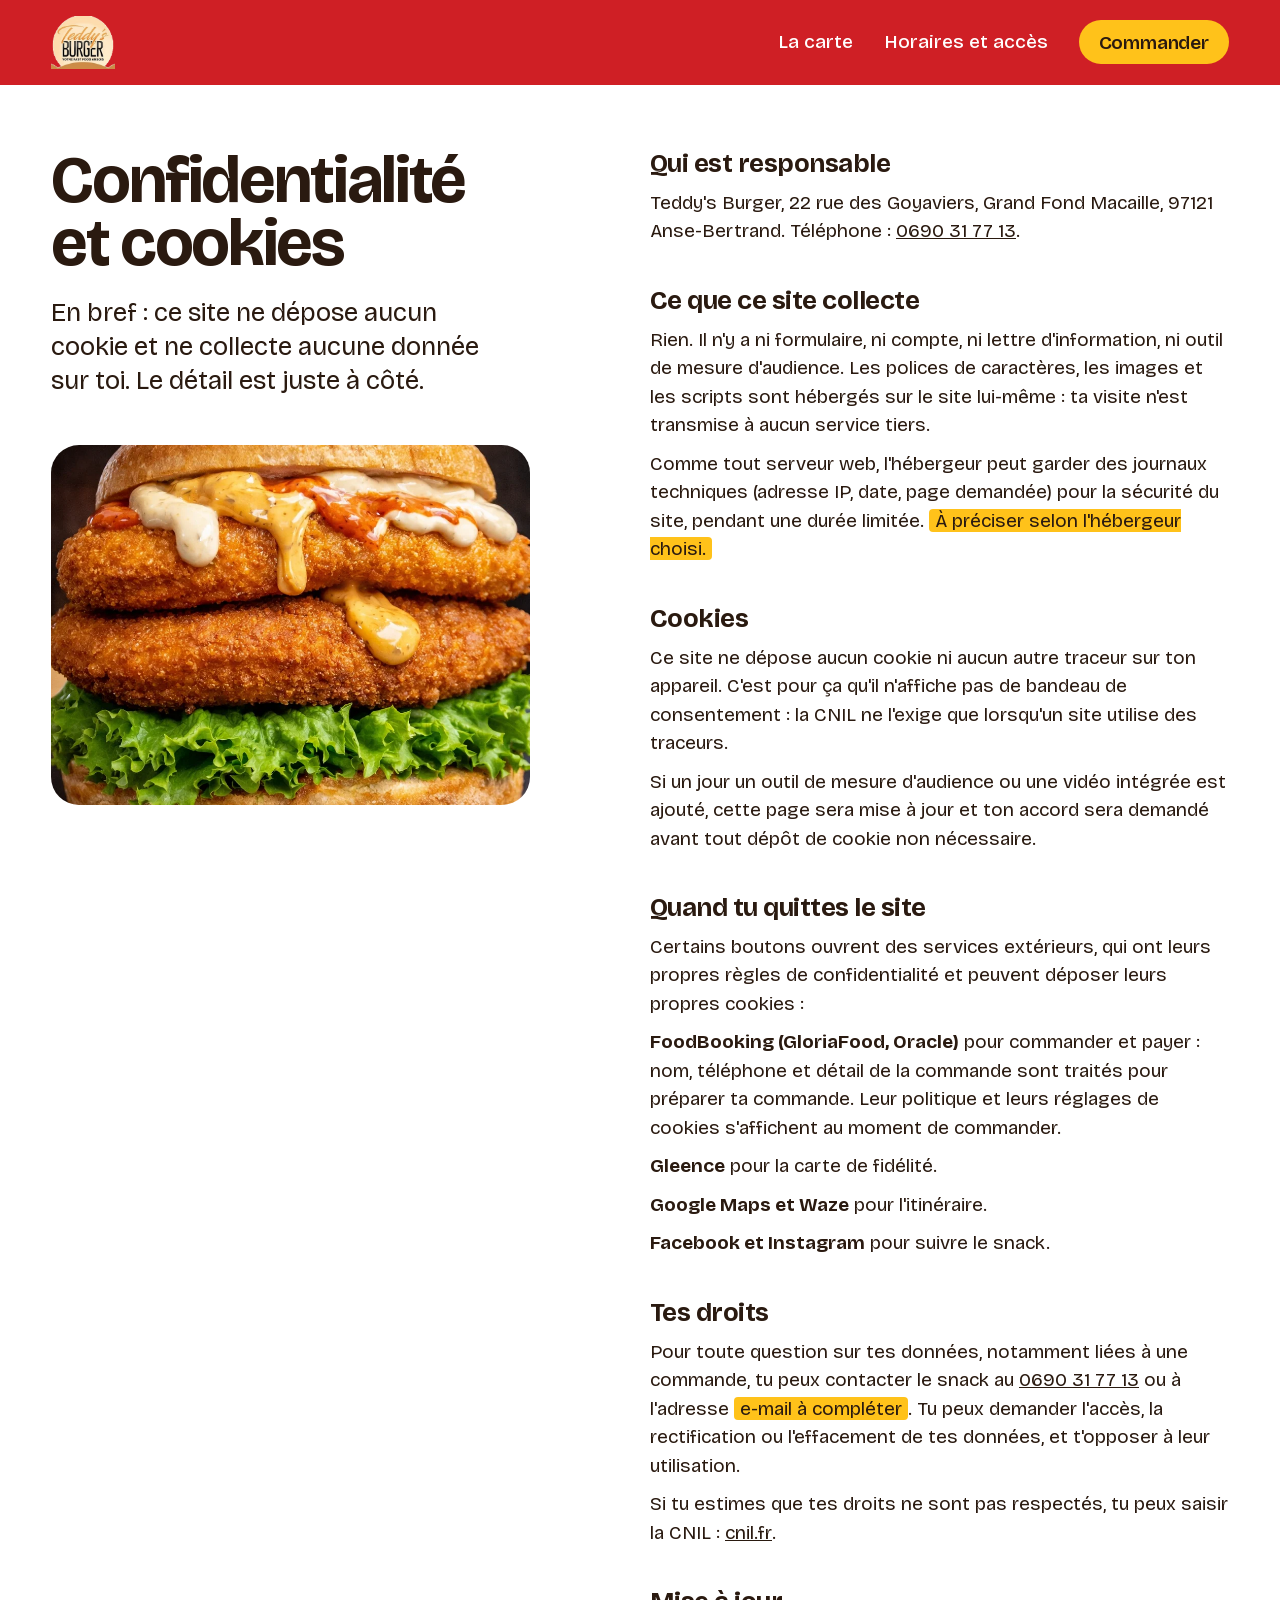
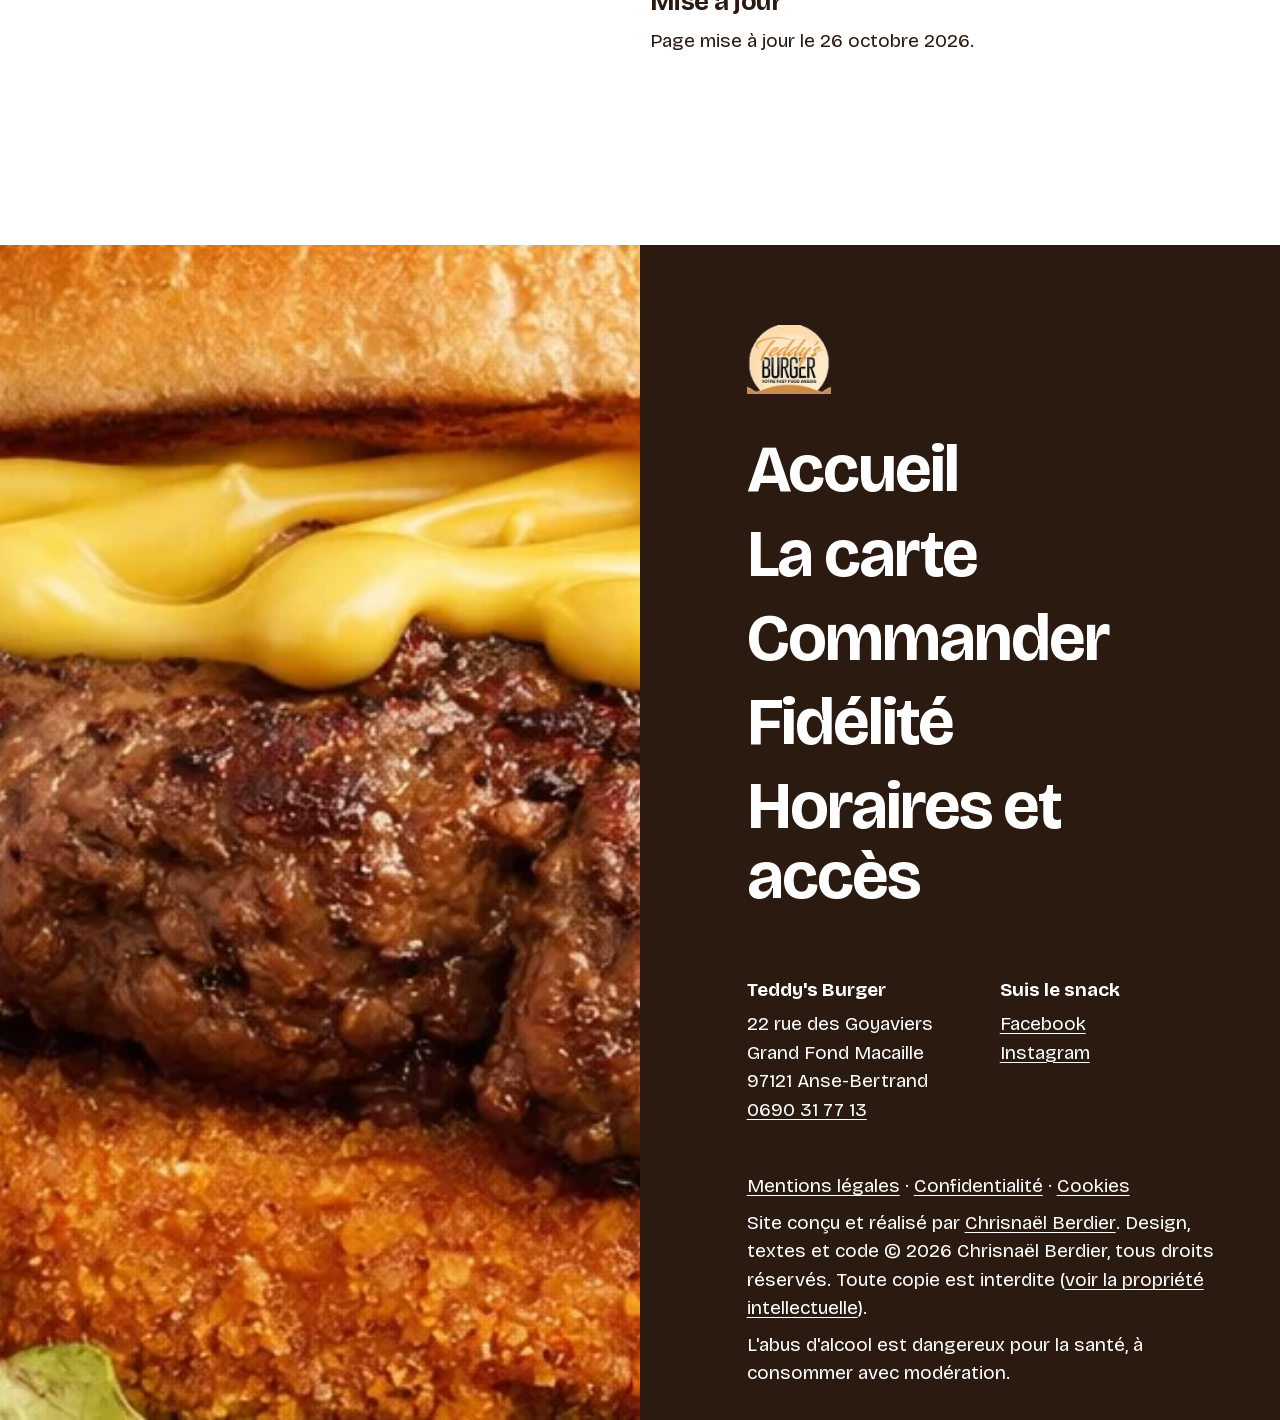
<file: confidentialite.html>
<!doctype html>
<!--
  Site conçu, designé et développé par Chrisnaël Berdier (chrisnaelberdier.com).
  © 2026 Chrisnaël Berdier. Tous droits réservés.
  Le design, la mise en page, les textes et le code de ce site sont protégés par le
  Code de la propriété intellectuelle. Toute copie ou réutilisation, même partielle,
  sans autorisation écrite de l'auteur constitue une contrefaçon (art. L335-2 et L335-3).
-->
<html lang="fr">
<head>
<meta name="robots" content="noindex">
<meta charset="utf-8">
<meta name="viewport" content="width=device-width, initial-scale=1">
<meta http-equiv="Content-Security-Policy" content="default-src 'self'; script-src 'self' 'sha256-WZRJfWvsnNCPcxzZwvyhovnZGqhZaC+8gPGPRbx6wTk='; style-src 'self' 'unsafe-inline'; img-src 'self' data:; font-src 'self'; connect-src 'self'; object-src 'none'; base-uri 'self'; form-action 'self'; upgrade-insecure-requests">
<meta name="referrer" content="strict-origin-when-cross-origin">
<meta name="author" content="Chrisnaël Berdier">
<meta name="copyright" content="© 2026 Chrisnaël Berdier, tous droits réservés">
<script>document.documentElement.classList.add("js");</script>
<title>Confidentialité et cookies · Teddy&#x27;s Burger</title>
<meta name="description" content="Ce site ne dépose aucun cookie et ne collecte aucune donnée personnelle. Le détail, et tes droits.">
<link rel="canonical" href="https://www.teddysburger.com/confidentialite.html">
<meta name="theme-color" content="#cf1f25">
<meta property="og:type" content="website">
<meta property="og:locale" content="fr_FR">
<meta property="og:site_name" content="Teddy's Burger">
<meta property="og:title" content="Confidentialité et cookies · Teddy&#x27;s Burger">
<meta property="og:description" content="Ce site ne dépose aucun cookie et ne collecte aucune donnée personnelle. Le détail, et tes droits.">
<meta property="og:url" content="https://www.teddysburger.com/confidentialite.html">
<meta property="og:image" content="https://www.teddysburger.com/assets/og-image.jpg">
<link rel="icon" type="image/png" sizes="32x32" href="assets/favicon-32.png">
<link rel="apple-touch-icon" href="assets/favicon-180.png">
<link rel="preload" href="assets/fonts/bricolage-latin.woff2" as="font" type="font/woff2" crossorigin>
<link rel="preload" href="assets/logo-teddys.webp" as="image">
<link rel="stylesheet" href="css/style.css">
<script src="js/site.js" defer></script>
</head>
<body>
<div class="loader" id="loader" role="status" aria-label="Chargement">
  <div class="loader__stack" aria-hidden="true">
    <span class="loader__layer" style="top:238px;height:27px;background-position:0 -238px;animation-delay:0ms"></span>
    <span class="loader__layer" style="top:173px;height:65px;background-position:0 -173px;animation-delay:90ms"></span>
    <span class="loader__layer" style="top:150px;height:23px;background-position:0 -150px;animation-delay:180ms"></span>
    <span class="loader__layer" style="top:60px;height:90px;background-position:0 -60px;animation-delay:270ms"></span>
    <span class="loader__layer" style="top:0;height:60px;background-position:0 0;animation-delay:380ms"></span>
    <span class="loader__label">Teddy's Burger</span>
  </div>
</div>
<a class="skip" href="#contenu">Aller au contenu</a>
<header class="site-header">
  <a class="brand" href="index.html" data-logo aria-label="Teddy's Burger, retour à l'accueil">
    <img src="assets/logo-badge.webp" alt="" width="196" height="162">
  </a>
  <nav class="site-nav" aria-label="Navigation principale">
    <a href="carte.html">La carte</a>
    <a href="index.html#infos" class="nav-hide-sm">Horaires et accès</a>
    <a class="btn" href="https://www.foodbooking.com/ordering/restaurant/menu?company_uid=f4e176ff-b0b0-4b32-a2d7-f04510ba4fc4&restaurant_uid=5dd35384-f3b1-45e0-9185-c5fd94e0f00c&facebook=false" target="_blank" rel="noopener">Commander<span class="sr-only"> (nouvel onglet)</span></a>
  </nav>
</header>
<main id="contenu">
<div class="plain">
  <div class="plain__head">
    <h1 id="titre">Confidentialité et cookies</h1>
    <p>En bref : ce site ne dépose aucun cookie et ne collecte aucune donnée sur toi. Le détail est juste à côté.</p>
    <div class="plain__media reveal"><img src="assets/burger-massioux.webp" alt="Le Big Massioux, burger de la maison" width="944" height="780"></div>
  </div>
  <div class="plain__body">
    <h2 class="reveal">Qui est responsable</h2>
    <p>Teddy's Burger, 22 rue des Goyaviers, Grand Fond Macaille, 97121 Anse-Bertrand. Téléphone : <a href="tel:+590690317713">0690 31 77 13</a>.</p>

    <h2 class="reveal">Ce que ce site collecte</h2>
    <p>Rien. Il n'y a ni formulaire, ni compte, ni lettre d'information, ni outil de mesure d'audience. Les polices de caractères, les images et les scripts sont hébergés sur le site lui-même : ta visite n'est transmise à aucun service tiers.</p>
    <p>Comme tout serveur web, l'hébergeur peut garder des journaux techniques (adresse IP, date, page demandée) pour la sécurité du site, pendant une durée limitée. <span class="todo">À préciser selon l'hébergeur choisi.</span></p>

    <h2 id="cookies" class="reveal">Cookies</h2>
    <p>Ce site ne dépose aucun cookie ni aucun autre traceur sur ton appareil. C'est pour ça qu'il n'affiche pas de bandeau de consentement : la CNIL ne l'exige que lorsqu'un site utilise des traceurs.</p>
    <p>Si un jour un outil de mesure d'audience ou une vidéo intégrée est ajouté, cette page sera mise à jour et ton accord sera demandé avant tout dépôt de cookie non nécessaire.</p>

    <h2 class="reveal">Quand tu quittes le site</h2>
    <p>Certains boutons ouvrent des services extérieurs, qui ont leurs propres règles de confidentialité et peuvent déposer leurs propres cookies :</p>
    <ul>
      <li><strong>FoodBooking (GloriaFood, Oracle)</strong> pour commander et payer : nom, téléphone et détail de la commande sont traités pour préparer ta commande. Leur politique et leurs réglages de cookies s'affichent au moment de commander.</li>
      <li><strong>Gleence</strong> pour la carte de fidélité.</li>
      <li><strong>Google Maps et Waze</strong> pour l'itinéraire.</li>
      <li><strong>Facebook et Instagram</strong> pour suivre le snack.</li>
    </ul>

    <h2 class="reveal">Tes droits</h2>
    <p>Pour toute question sur tes données, notamment liées à une commande, tu peux contacter le snack au <a href="tel:+590690317713">0690 31 77 13</a> ou à l'adresse <span class="todo">e-mail à compléter</span>. Tu peux demander l'accès, la rectification ou l'effacement de tes données, et t'opposer à leur utilisation.</p>
    <p>Si tu estimes que tes droits ne sont pas respectés, tu peux saisir la CNIL : <a href="https://www.cnil.fr" target="_blank" rel="noopener">cnil.fr<span class="sr-only"> (nouvel onglet)</span></a>.</p>

    <h2 class="reveal">Mise à jour</h2>
    <p>Page mise à jour le 26 octobre 2026.</p>
  </div>
</div>

</main>
<footer class="site-footer">
  <div class="site-footer__photo">
    <img src="assets/burger-campeche-serre.webp" alt="Le Big Campêche en gros plan : steak haché, poulet pané et sauce fromage" width="590" height="590" loading="lazy">
  </div>
  <div class="site-footer__body">
    <a class="site-footer__brand" href="index.html" data-logo aria-label="Teddy's Burger, retour à l'accueil"><img src="assets/logo-badge.webp" alt="" width="196" height="162" loading="lazy"></a>
    <nav class="foot-menu" aria-label="Pied de page">
      <a href="index.html" data-logo>Accueil</a>
      <a href="carte.html">La carte</a>
      <a href="https://www.foodbooking.com/ordering/restaurant/menu?company_uid=f4e176ff-b0b0-4b32-a2d7-f04510ba4fc4&restaurant_uid=5dd35384-f3b1-45e0-9185-c5fd94e0f00c&facebook=false" target="_blank" rel="noopener">Commander<span class="sr-only"> (nouvel onglet)</span></a>
      <a href="index.html#fidelite">Fidélité</a>
      <a href="index.html#infos">Horaires et accès</a>
    </nav>
    <div class="foot-info">
      <div>
        <strong>Teddy's Burger</strong>
        22 rue des Goyaviers<br>Grand Fond Macaille<br>97121 Anse-Bertrand<br>
        <a href="tel:+590690317713">0690 31 77 13</a>
      </div>
      <div>
        <strong>Suis le snack</strong>
        <a href="https://www.facebook.com/teddysburger97121" target="_blank" rel="noopener">Facebook<span class="sr-only"> (nouvel onglet)</span></a><br>
        <a href="https://www.instagram.com/teddys_burger" target="_blank" rel="noopener">Instagram<span class="sr-only"> (nouvel onglet)</span></a>
      </div>
    </div>
    <div class="foot-legal">
      <p><a href="mentions-legales.html">Mentions légales</a> · <a href="confidentialite.html">Confidentialité</a> · <a href="confidentialite.html#cookies">Cookies</a></p>
      <p>Site conçu et réalisé par <a href="https://chrisnaelberdier.com" target="_blank" rel="noopener">Chrisnaël Berdier<span class="sr-only"> (nouvel onglet)</span></a>. Design, textes et code © <span data-year>2026</span> Chrisnaël Berdier, tous droits réservés. Toute copie est interdite (<a href="mentions-legales.html#propriete">voir la propriété intellectuelle</a>).</p>
      <p>L'abus d'alcool est dangereux pour la santé, à consommer avec modération.</p>
      
    </div>
  </div>
</footer>
<div class="mbar" role="region" aria-label="Commander">
  <p class="mbar__status" data-status data-state="closed"><span class="status__dot" aria-hidden="true"></span><span class="status__text">Mer. au dim., le soir</span></p>
  <a class="mbar__call" href="tel:+590690317713" aria-label="Appeler le snack au 0690 31 77 13"><svg viewBox="0 0 24 24" aria-hidden="true"><path fill="currentColor" d="M6.6 10.8a15.1 15.1 0 0 0 6.6 6.6l2.2-2.2a1 1 0 0 1 1-.25 11.4 11.4 0 0 0 3.6.57 1 1 0 0 1 1 1V20a1 1 0 0 1-1 1A17 17 0 0 1 3 4a1 1 0 0 1 1-1h3.5a1 1 0 0 1 1 1c0 1.25.2 2.45.57 3.57a1 1 0 0 1-.25 1z"/></svg></a>
  <a class="btn mbar__order" href="https://www.foodbooking.com/ordering/restaurant/menu?company_uid=f4e176ff-b0b0-4b32-a2d7-f04510ba4fc4&restaurant_uid=5dd35384-f3b1-45e0-9185-c5fd94e0f00c&facebook=false" target="_blank" rel="noopener">Commander<span class="sr-only"> (nouvel onglet)</span></a>
</div>
</body>
</html>
</file>
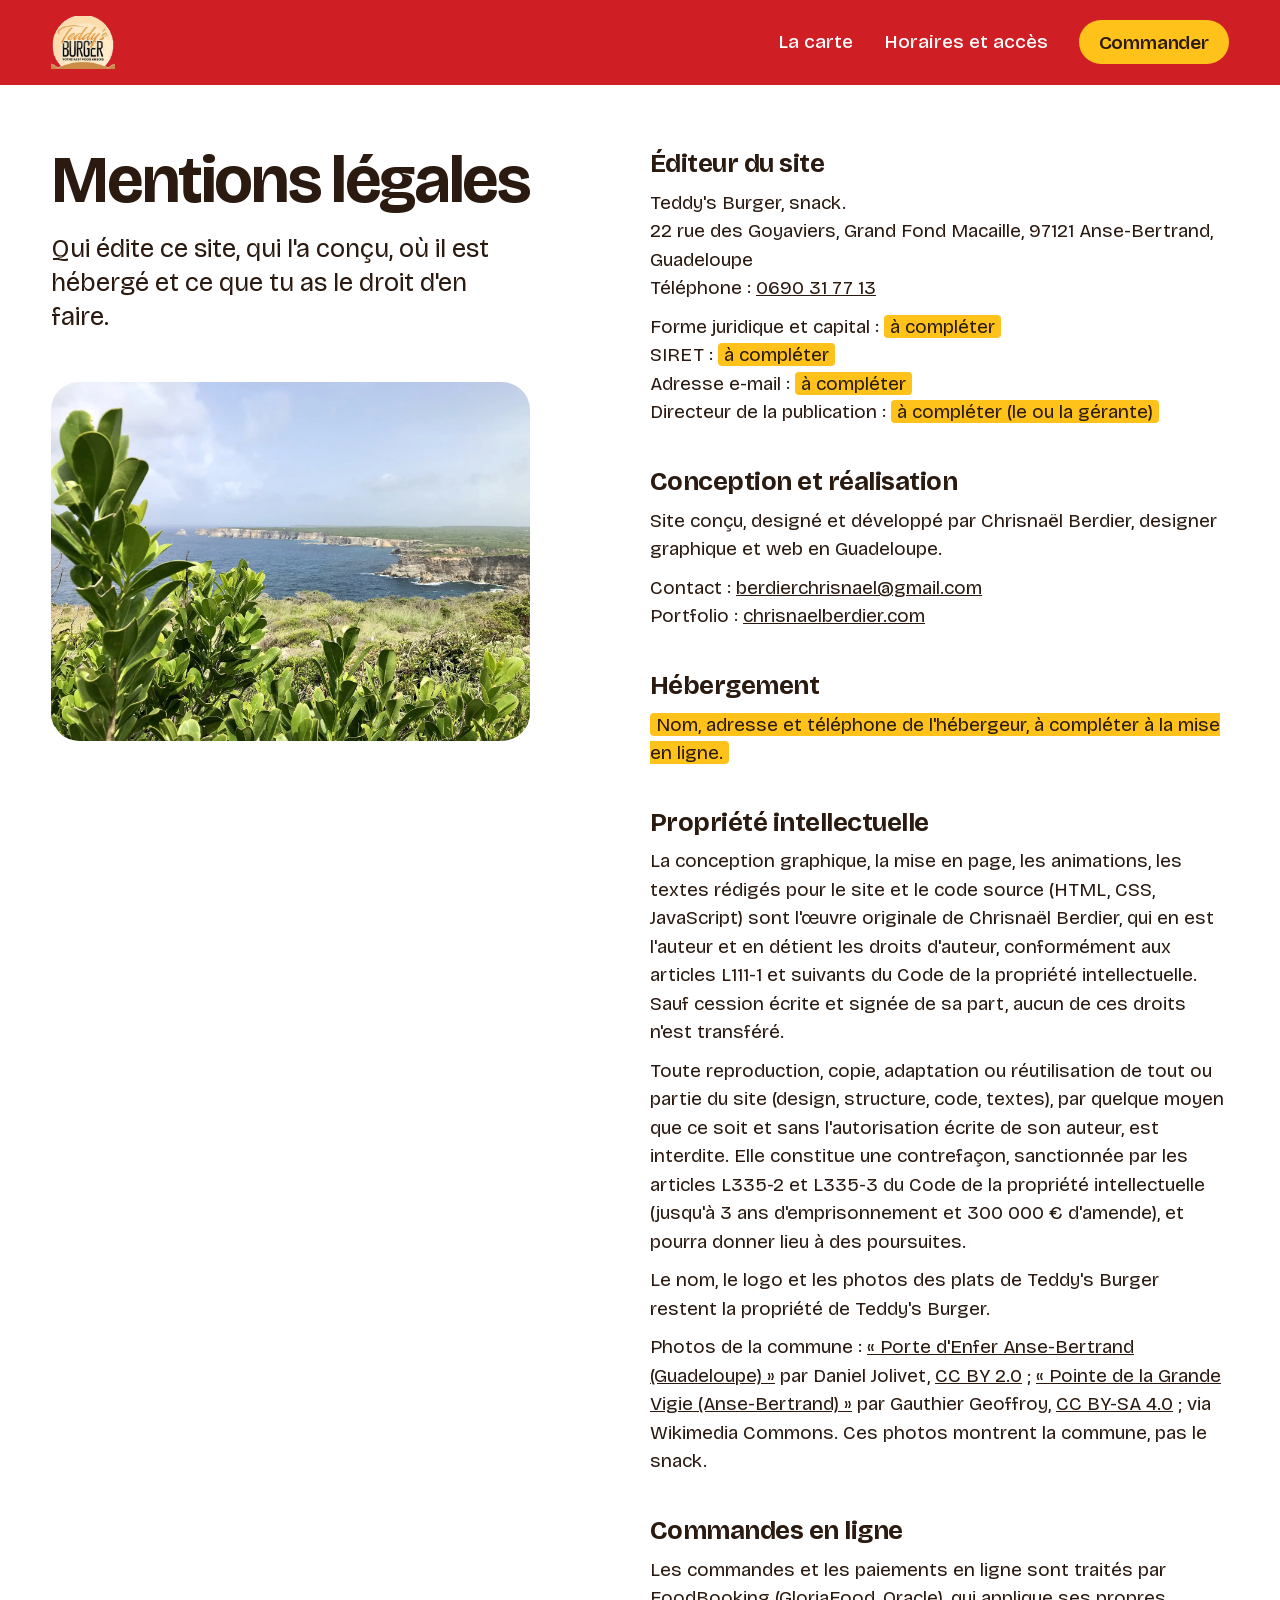
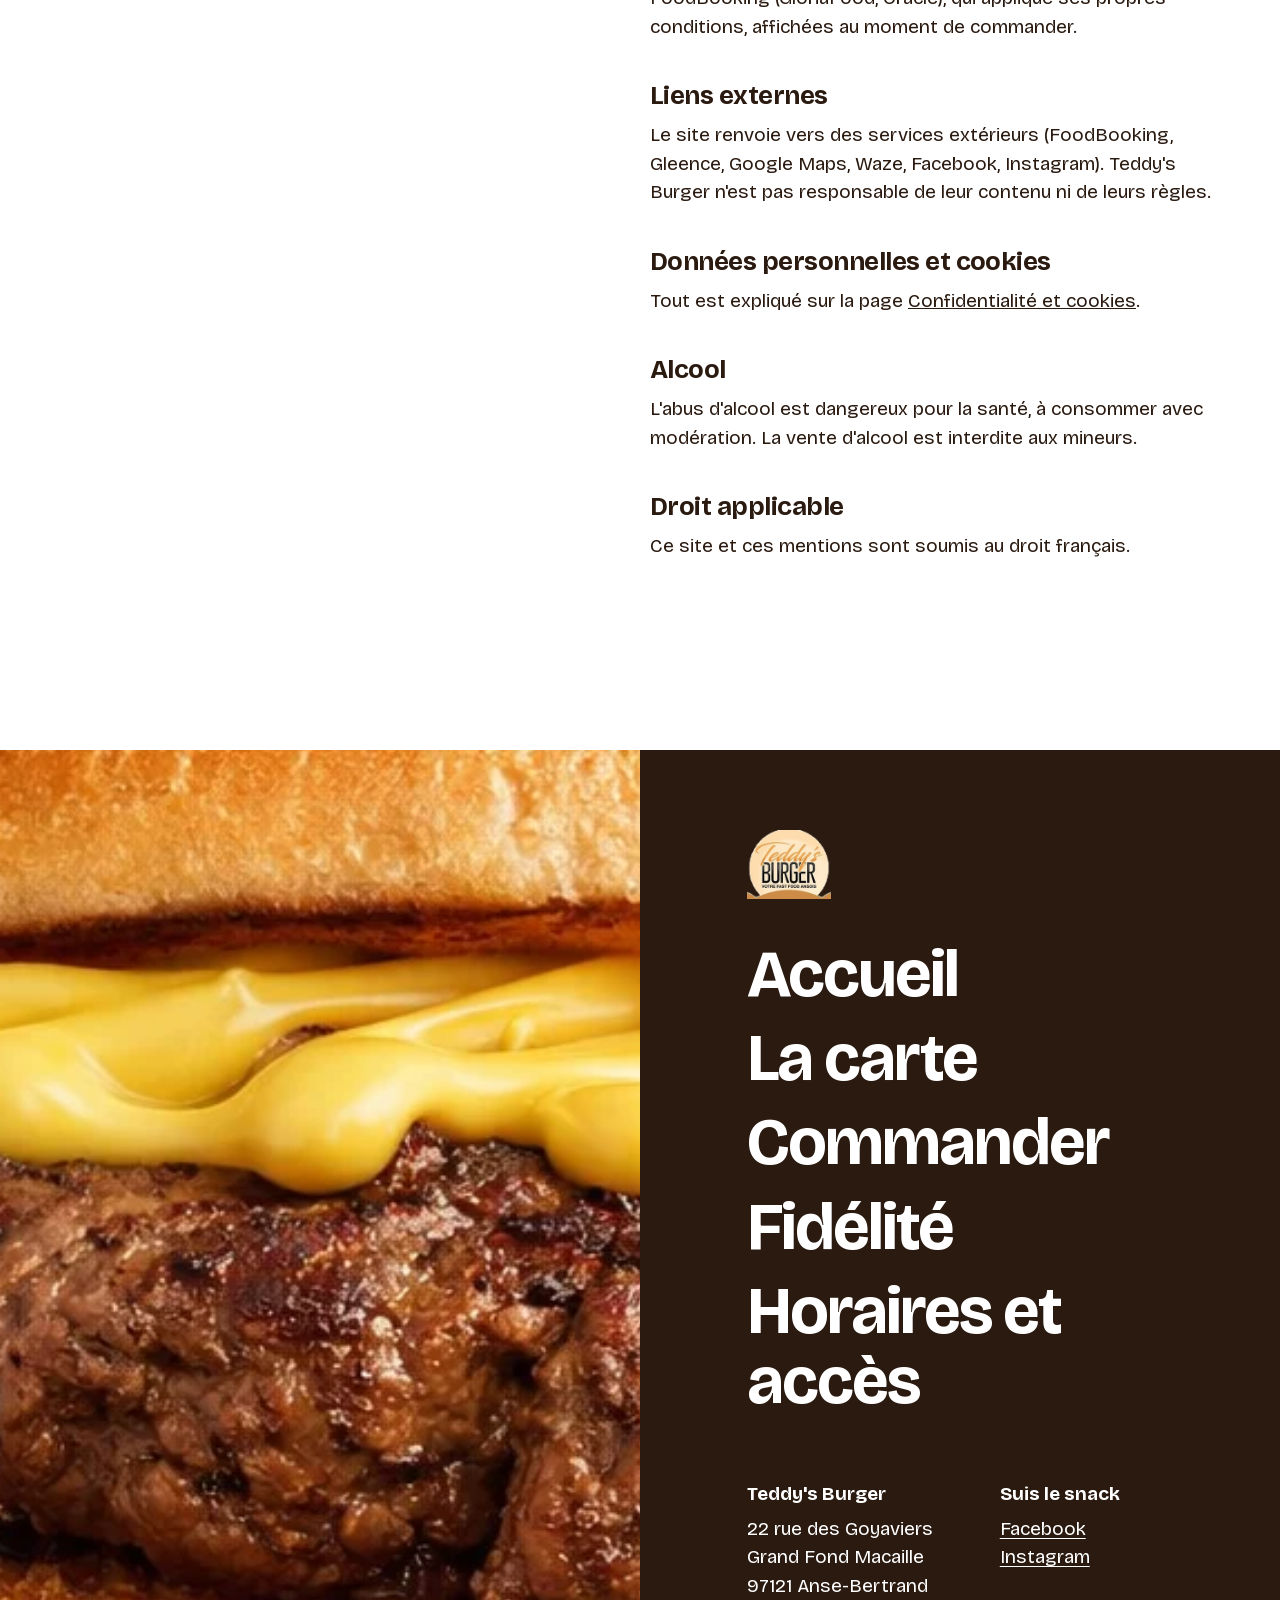
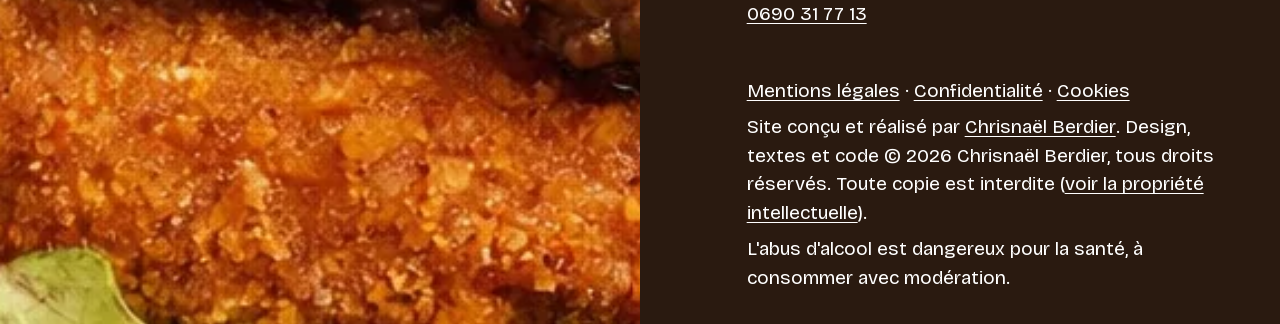
<file: mentions-legales.html>
<!doctype html>
<!--
  Site conçu, designé et développé par Chrisnaël Berdier (chrisnaelberdier.com).
  © 2026 Chrisnaël Berdier. Tous droits réservés.
  Le design, la mise en page, les textes et le code de ce site sont protégés par le
  Code de la propriété intellectuelle. Toute copie ou réutilisation, même partielle,
  sans autorisation écrite de l'auteur constitue une contrefaçon (art. L335-2 et L335-3).
-->
<html lang="fr">
<head>
<meta name="robots" content="noindex">
<meta charset="utf-8">
<meta name="viewport" content="width=device-width, initial-scale=1">
<meta http-equiv="Content-Security-Policy" content="default-src 'self'; script-src 'self' 'sha256-WZRJfWvsnNCPcxzZwvyhovnZGqhZaC+8gPGPRbx6wTk='; style-src 'self' 'unsafe-inline'; img-src 'self' data:; font-src 'self'; connect-src 'self'; object-src 'none'; base-uri 'self'; form-action 'self'; upgrade-insecure-requests">
<meta name="referrer" content="strict-origin-when-cross-origin">
<meta name="author" content="Chrisnaël Berdier">
<meta name="copyright" content="© 2026 Chrisnaël Berdier, tous droits réservés">
<script>document.documentElement.classList.add("js");</script>
<title>Mentions légales · Teddy&#x27;s Burger</title>
<meta name="description" content="Mentions légales du site de Teddy&#x27;s Burger, snack à Anse-Bertrand : éditeur, conception, hébergement, crédits.">
<link rel="canonical" href="https://www.teddysburger.com/mentions-legales.html">
<meta name="theme-color" content="#cf1f25">
<meta property="og:type" content="website">
<meta property="og:locale" content="fr_FR">
<meta property="og:site_name" content="Teddy's Burger">
<meta property="og:title" content="Mentions légales · Teddy&#x27;s Burger">
<meta property="og:description" content="Mentions légales du site de Teddy&#x27;s Burger, snack à Anse-Bertrand : éditeur, conception, hébergement, crédits.">
<meta property="og:url" content="https://www.teddysburger.com/mentions-legales.html">
<meta property="og:image" content="https://www.teddysburger.com/assets/og-image.jpg">
<link rel="icon" type="image/png" sizes="32x32" href="assets/favicon-32.png">
<link rel="apple-touch-icon" href="assets/favicon-180.png">
<link rel="preload" href="assets/fonts/bricolage-latin.woff2" as="font" type="font/woff2" crossorigin>
<link rel="preload" href="assets/logo-teddys.webp" as="image">
<link rel="stylesheet" href="css/style.css">
<script src="js/site.js" defer></script>
</head>
<body>
<div class="loader" id="loader" role="status" aria-label="Chargement">
  <div class="loader__stack" aria-hidden="true">
    <span class="loader__layer" style="top:238px;height:27px;background-position:0 -238px;animation-delay:0ms"></span>
    <span class="loader__layer" style="top:173px;height:65px;background-position:0 -173px;animation-delay:90ms"></span>
    <span class="loader__layer" style="top:150px;height:23px;background-position:0 -150px;animation-delay:180ms"></span>
    <span class="loader__layer" style="top:60px;height:90px;background-position:0 -60px;animation-delay:270ms"></span>
    <span class="loader__layer" style="top:0;height:60px;background-position:0 0;animation-delay:380ms"></span>
    <span class="loader__label">Teddy's Burger</span>
  </div>
</div>
<a class="skip" href="#contenu">Aller au contenu</a>
<header class="site-header">
  <a class="brand" href="index.html" data-logo aria-label="Teddy's Burger, retour à l'accueil">
    <img src="assets/logo-badge.webp" alt="" width="196" height="162">
  </a>
  <nav class="site-nav" aria-label="Navigation principale">
    <a href="carte.html">La carte</a>
    <a href="index.html#infos" class="nav-hide-sm">Horaires et accès</a>
    <a class="btn" href="https://www.foodbooking.com/ordering/restaurant/menu?company_uid=f4e176ff-b0b0-4b32-a2d7-f04510ba4fc4&restaurant_uid=5dd35384-f3b1-45e0-9185-c5fd94e0f00c&facebook=false" target="_blank" rel="noopener">Commander<span class="sr-only"> (nouvel onglet)</span></a>
  </nav>
</header>
<main id="contenu">
<div class="plain">
  <div class="plain__head">
    <h1 id="titre">Mentions légales</h1>
    <p>Qui édite ce site, qui l'a conçu, où il est hébergé et ce que tu as le droit d'en faire.</p>
    <div class="plain__media reveal"><img src="assets/grande-vigie.webp" alt="La Pointe de la Grande Vigie, au nord d'Anse-Bertrand" width="1600" height="1200"></div>
  </div>
  <div class="plain__body">
    <h2 class="reveal">Éditeur du site</h2>
    <p>Teddy's Burger, snack.<br>22 rue des Goyaviers, Grand Fond Macaille, 97121 Anse-Bertrand, Guadeloupe<br>Téléphone : <a href="tel:+590690317713">0690 31 77 13</a></p>
    <p>Forme juridique et capital : <span class="todo">à compléter</span><br>SIRET : <span class="todo">à compléter</span><br>Adresse e-mail : <span class="todo">à compléter</span><br>Directeur de la publication : <span class="todo">à compléter (le ou la gérante)</span></p>

    <h2 class="reveal">Conception et réalisation</h2>
    <p>Site conçu, designé et développé par Chrisnaël Berdier, designer graphique et web en Guadeloupe.</p>
    <p>Contact : <a href="mailto:berdierchrisnael@gmail.com">berdierchrisnael@gmail.com</a><br>Portfolio : <a href="https://chrisnaelberdier.com" target="_blank" rel="noopener">chrisnaelberdier.com<span class="sr-only"> (nouvel onglet)</span></a></p>

    <h2 class="reveal">Hébergement</h2>
    <p><span class="todo">Nom, adresse et téléphone de l'hébergeur, à compléter à la mise en ligne.</span></p>

    <h2 class="reveal" id="propriete">Propriété intellectuelle</h2>
    <p>La conception graphique, la mise en page, les animations, les textes rédigés pour le site et le code source (HTML, CSS, JavaScript) sont l'œuvre originale de Chrisnaël Berdier, qui en est l'auteur et en détient les droits d'auteur, conformément aux articles L111-1 et suivants du Code de la propriété intellectuelle. Sauf cession écrite et signée de sa part, aucun de ces droits n'est transféré.</p>
    <p>Toute reproduction, copie, adaptation ou réutilisation de tout ou partie du site (design, structure, code, textes), par quelque moyen que ce soit et sans l'autorisation écrite de son auteur, est interdite. Elle constitue une contrefaçon, sanctionnée par les articles L335-2 et L335-3 du Code de la propriété intellectuelle (jusqu'à 3 ans d'emprisonnement et 300 000 € d'amende), et pourra donner lieu à des poursuites.</p>
    <p>Le nom, le logo et les photos des plats de Teddy's Burger restent la propriété de Teddy's Burger.</p>
    <p>Photos de la commune : <a href="https://commons.wikimedia.org/w/index.php?curid=102979565">« Porte d'Enfer Anse-Bertrand (Guadeloupe) »</a> par Daniel Jolivet, <a href="https://creativecommons.org/licenses/by/2.0/">CC BY 2.0</a> ; <a href="https://commons.wikimedia.org/w/index.php?curid=81625195">« Pointe de la Grande Vigie (Anse-Bertrand) »</a> par Gauthier Geoffroy, <a href="https://creativecommons.org/licenses/by-sa/4.0/">CC BY-SA 4.0</a> ; via Wikimedia Commons. Ces photos montrent la commune, pas le snack.</p>

    <h2 class="reveal">Commandes en ligne</h2>
    <p>Les commandes et les paiements en ligne sont traités par FoodBooking (GloriaFood, Oracle), qui applique ses propres conditions, affichées au moment de commander.</p>

    <h2 class="reveal">Liens externes</h2>
    <p>Le site renvoie vers des services extérieurs (FoodBooking, Gleence, Google Maps, Waze, Facebook, Instagram). Teddy's Burger n'est pas responsable de leur contenu ni de leurs règles.</p>

    <h2 class="reveal">Données personnelles et cookies</h2>
    <p>Tout est expliqué sur la page <a href="confidentialite.html">Confidentialité et cookies</a>.</p>

    <h2 class="reveal">Alcool</h2>
    <p>L'abus d'alcool est dangereux pour la santé, à consommer avec modération. La vente d'alcool est interdite aux mineurs.</p>

    <h2 class="reveal">Droit applicable</h2>
    <p>Ce site et ces mentions sont soumis au droit français.</p>
  </div>
</div>

</main>
<footer class="site-footer">
  <div class="site-footer__photo">
    <img src="assets/burger-campeche-serre.webp" alt="Le Big Campêche en gros plan : steak haché, poulet pané et sauce fromage" width="590" height="590" loading="lazy">
  </div>
  <div class="site-footer__body">
    <a class="site-footer__brand" href="index.html" data-logo aria-label="Teddy's Burger, retour à l'accueil"><img src="assets/logo-badge.webp" alt="" width="196" height="162" loading="lazy"></a>
    <nav class="foot-menu" aria-label="Pied de page">
      <a href="index.html" data-logo>Accueil</a>
      <a href="carte.html">La carte</a>
      <a href="https://www.foodbooking.com/ordering/restaurant/menu?company_uid=f4e176ff-b0b0-4b32-a2d7-f04510ba4fc4&restaurant_uid=5dd35384-f3b1-45e0-9185-c5fd94e0f00c&facebook=false" target="_blank" rel="noopener">Commander<span class="sr-only"> (nouvel onglet)</span></a>
      <a href="index.html#fidelite">Fidélité</a>
      <a href="index.html#infos">Horaires et accès</a>
    </nav>
    <div class="foot-info">
      <div>
        <strong>Teddy's Burger</strong>
        22 rue des Goyaviers<br>Grand Fond Macaille<br>97121 Anse-Bertrand<br>
        <a href="tel:+590690317713">0690 31 77 13</a>
      </div>
      <div>
        <strong>Suis le snack</strong>
        <a href="https://www.facebook.com/teddysburger97121" target="_blank" rel="noopener">Facebook<span class="sr-only"> (nouvel onglet)</span></a><br>
        <a href="https://www.instagram.com/teddys_burger" target="_blank" rel="noopener">Instagram<span class="sr-only"> (nouvel onglet)</span></a>
      </div>
    </div>
    <div class="foot-legal">
      <p><a href="mentions-legales.html">Mentions légales</a> · <a href="confidentialite.html">Confidentialité</a> · <a href="confidentialite.html#cookies">Cookies</a></p>
      <p>Site conçu et réalisé par <a href="https://chrisnaelberdier.com" target="_blank" rel="noopener">Chrisnaël Berdier<span class="sr-only"> (nouvel onglet)</span></a>. Design, textes et code © <span data-year>2026</span> Chrisnaël Berdier, tous droits réservés. Toute copie est interdite (<a href="mentions-legales.html#propriete">voir la propriété intellectuelle</a>).</p>
      <p>L'abus d'alcool est dangereux pour la santé, à consommer avec modération.</p>
      
    </div>
  </div>
</footer>
<div class="mbar" role="region" aria-label="Commander">
  <p class="mbar__status" data-status data-state="closed"><span class="status__dot" aria-hidden="true"></span><span class="status__text">Mer. au dim., le soir</span></p>
  <a class="mbar__call" href="tel:+590690317713" aria-label="Appeler le snack au 0690 31 77 13"><svg viewBox="0 0 24 24" aria-hidden="true"><path fill="currentColor" d="M6.6 10.8a15.1 15.1 0 0 0 6.6 6.6l2.2-2.2a1 1 0 0 1 1-.25 11.4 11.4 0 0 0 3.6.57 1 1 0 0 1 1 1V20a1 1 0 0 1-1 1A17 17 0 0 1 3 4a1 1 0 0 1 1-1h3.5a1 1 0 0 1 1 1c0 1.25.2 2.45.57 3.57a1 1 0 0 1-.25 1z"/></svg></a>
  <a class="btn mbar__order" href="https://www.foodbooking.com/ordering/restaurant/menu?company_uid=f4e176ff-b0b0-4b32-a2d7-f04510ba4fc4&restaurant_uid=5dd35384-f3b1-45e0-9185-c5fd94e0f00c&facebook=false" target="_blank" rel="noopener">Commander<span class="sr-only"> (nouvel onglet)</span></a>
</div>
</body>
</html>
</file>
<file: css/style.css>
/* Teddy's Burger · feuille de styles principale
   © 2026 Chrisnaël Berdier (chrisnaelberdier.com). Tous droits réservés.
   Toute copie ou réutilisation sans autorisation écrite est interdite. */

@font-face {
  font-family: "Bricolage Grotesque";
  src: url("../assets/fonts/bricolage-latin.woff2") format("woff2");
  font-weight: 400 800;
  font-display: swap;
  unicode-range: U+0000-00FF, U+0131, U+0152-0153, U+02BB-02BC, U+02C6, U+02DA, U+02DC, U+0304, U+0308, U+0329, U+2000-206F, U+20AC, U+2122, U+2191, U+2193, U+2212, U+2215, U+FEFF, U+FFFD;
}
@font-face {
  font-family: "Bricolage Grotesque";
  src: url("../assets/fonts/bricolage-latin-ext.woff2") format("woff2");
  font-weight: 400 800;
  font-display: swap;
  unicode-range: U+0100-02BA, U+02BD-02C5, U+02C7-02CC, U+02CE-02D7, U+02DD-02FF, U+0304, U+0308, U+0329, U+1D00-1DBF, U+1E00-1E9F, U+1EF2-1EFF, U+2020, U+20A0-20AB, U+20AD-20C0, U+2113, U+2C60-2C7F, U+A720-A7FF;
}

:root {
  --red: #cf1f25;
  --red-2: #dd3a3e;
  --brown: #2a1a10;
  --brown-2: #3a2618;
  --cream: #ffffff;
  --cream-2: #f1efed;
  --yellow: #ffc21a;
  --green: #1f5e33;

  --font: "Bricolage Grotesque", ui-sans-serif, system-ui, -apple-system, "Segoe UI", sans-serif;
  --step-small: clamp(0.8125rem, 0.79rem + 0.1vw, 0.875rem);
  --step-body: clamp(1.0625rem, 1rem + 0.25vw, 1.1875rem);
  --step-lead: clamp(1.25rem, 1.1rem + 0.7vw, 1.625rem);
  --step-head: clamp(2.25rem, 1.3rem + 3.6vw, 4.5rem);
  --step-giant: clamp(3.75rem, 1.5rem + 8.4vw, 9.5rem);

  --m: clamp(16px, 4vw, 56px);
  --gap: clamp(120px, 14vw, 200px);
  --radius: 28px;
  --ease: cubic-bezier(0.22, 1, 0.36, 1);
}

*, *::before, *::after { box-sizing: border-box; }
html { -webkit-text-size-adjust: 100%; scroll-behavior: smooth; }
body {
  margin: 0;
  font-family: var(--font);
  font-size: var(--step-body);
  line-height: 1.5;
  color: var(--brown);
  background: var(--cream);
  font-optical-sizing: auto;
  -webkit-font-smoothing: antialiased;
}
img { max-width: 100%; height: auto; display: block; }
a { color: inherit; }
h1, h2, h3 { margin: 0; font-weight: 700; letter-spacing: -0.035em; line-height: 0.95; }
p { margin: 0; }
ul, ol { margin: 0; padding: 0; list-style: none; }
:focus-visible { outline: 3px solid var(--yellow); outline-offset: 3px; border-radius: 6px; }
::selection { background: var(--yellow); color: var(--brown); }
.sr-only { position: absolute; width: 1px; height: 1px; padding: 0; margin: -1px; overflow: hidden; clip: rect(0 0 0 0); white-space: nowrap; border: 0; }
.tabular { font-variant-numeric: tabular-nums; }
.nowrap { white-space: nowrap; }

/* Skip link */
.skip { position: absolute; left: var(--m); top: -60px; z-index: 300; background: var(--yellow); color: var(--brown); padding: 10px 18px; border-radius: 999px; font-weight: 600; text-decoration: none; transition: top .2s; }
.skip:focus { top: 12px; }

/* ---------- Bouton ---------- */
.btn {
  display: inline-flex; align-items: center; justify-content: center; gap: 10px;
  min-height: 52px; padding: 0 28px;
  border: 0; border-radius: 999px;
  background: var(--yellow); color: var(--brown);
  font: 600 var(--step-body)/1 var(--font); letter-spacing: -0.01em;
  text-decoration: none; cursor: pointer;
  transition: transform .25s var(--ease), background-color .2s;
}
.btn:hover { transform: translateY(-2px); background: #ffd34d; }
.btn:active { transform: translateY(1px) scale(.98); }
.btn--ink { background: var(--brown); color: var(--cream); }
.btn--ink:hover { background: #45301f; }
.btn--cream { background: var(--cream); color: var(--brown); }
.btn--cream:hover { background: #f1efed; }
.link-arrow { font-weight: 600; text-decoration: none; display: inline-flex; gap: 8px; align-items: baseline; }
.link-arrow span { transition: transform .25s var(--ease); display: inline-block; }
.link-arrow:hover span { transform: translateX(6px); }

/* ---------- En-tête ---------- */
.site-header {
  position: relative; z-index: 50;
  display: flex; align-items: center; justify-content: space-between; gap: 20px;
  padding: 16px var(--m);
  background: var(--red); color: var(--cream);
}
.brand { display: inline-flex; align-items: center; gap: 12px; text-decoration: none; font-weight: 700; letter-spacing: -0.02em; }
.brand img { width: 64px; height: auto; transition: transform .35s var(--ease); }
.brand:hover img { transform: rotate(-6deg) scale(1.06); }
.site-nav { display: flex; align-items: center; gap: clamp(14px, 2.4vw, 32px); }
.site-nav a:not(.btn) { text-decoration: none; font-weight: 500; position: relative; padding: 6px 0; }
.site-nav a:not(.btn)::after { content: ""; position: absolute; left: 0; right: 0; bottom: 0; height: 2px; background: currentColor; transform: scaleX(0); transform-origin: left; transition: transform .3s var(--ease); }
.site-nav a:not(.btn):hover::after, .site-nav a[aria-current="page"]::after { transform: scaleX(1); }
.site-nav .btn { min-height: 44px; padding: 0 20px; }
@media (max-width: 640px) {
  .site-nav .nav-hide-sm { display: none; }
  .brand img { width: 52px; }
}

/* ---------- Statut en direct ---------- */
.status {
  display: inline-flex; align-items: center; gap: 10px;
  font-weight: 500; font-size: var(--step-body);
}
.status__dot { width: 12px; height: 12px; border-radius: 50%; background: var(--cream-2); flex: none; }
.status[data-state="open"] .status__dot { background: #5ee38a; animation: pulse 2.2s ease-in-out infinite; }
.status[data-state="soon"] .status__dot { background: var(--yellow); }
.status[data-state="closed"] .status__dot { background: #ff9c8f; }
.status__sub { display: block; font-size: var(--step-small); font-weight: 400; }
@keyframes pulse { 0%, 100% { transform: scale(1); } 50% { transform: scale(1.35); } }

/* ---------- Hero accueil : centré, l'objet sur son socle en dessous ---------- */
.hero {
  position: relative; overflow: hidden;
  background: var(--red); color: var(--cream);
  padding: clamp(16px, 4svh, 48px) var(--m) clamp(40px, 6svh, 72px);
  display: flex; flex-direction: column; align-items: center; gap: clamp(36px, 6svh, 64px);
  text-align: center;
}
.hero__copy { display: flex; flex-direction: column; align-items: center; gap: 28px; max-width: 100%; }
.hero__title { font-size: var(--step-giant); font-weight: 800; line-height: .86; letter-spacing: -0.045em; }
.hero__tagline { display: flex; flex-direction: column; align-items: center; gap: 8px; }
.hero__lead { font-size: var(--step-lead); font-weight: 600; line-height: 1.25; }
.hero__info { font-size: var(--step-body); color: #ffe4e1; }
.hero__actions { display: flex; flex-direction: column; align-items: center; gap: 18px; margin-top: 8px; }
.hero__actions .status { text-align: left; }
.hero__btns { display: flex; flex-wrap: wrap; justify-content: center; gap: 12px; }
.hero__stage { display: grid; place-items: center; width: 100%; }
.plinth {
  position: relative;
  width: min(540px, 100%); aspect-ratio: 1;
  border-radius: var(--radius);
  background: transparent;
}
.plinth__item {
  position: absolute; inset: 0;
  display: flex; align-items: center; justify-content: center;
  opacity: 0; transition: opacity 1.6s ease;
}
.plinth__item.is-on { opacity: 1; }
.plinth__item--logo img { height: 88%; width: auto; max-width: none; transform: translateY(-8%); }
.plinth__item--photo { border-radius: var(--radius); overflow: hidden; }
.plinth__item--photo img { width: 100%; height: 100%; object-fit: cover; }

@media (max-width: 860px) {
  .hero { gap: 32px; padding-bottom: 40px; }
  .hero__copy { gap: 18px; padding-top: 4px; width: 100%; }
  .plinth { width: min(82vw, 420px); margin: 0 auto; }
}
@media (max-width: 560px) {
  .hero__actions { align-items: stretch; width: 100%; }
  .hero__actions .status { align-self: center; }
  .hero__actions .btn { width: 100%; }
  .hero__btns { flex-direction: column; }
}

/* ---------- Les burgers ansois : l'objet descend la liste ---------- */
.ride {
  position: relative;
  background: var(--brown); color: var(--cream);
  padding: clamp(80px, 10vw, 140px) 0 120px;
}
.ride__head {
  display: flex; align-items: center; justify-content: center; gap: clamp(16px, 3vw, 48px);
  padding: 0 var(--m); margin-bottom: 48px;
  font-size: var(--step-head); font-weight: 800; letter-spacing: -0.04em; line-height: .9;
}
.ride__head .gap { width: 200px; flex: none; }
.ride__track { position: relative; }
.ride__intro { display: grid; grid-template-columns: minmax(0, 1fr) 200px minmax(0, 1fr); column-gap: clamp(16px, 3vw, 48px); padding: 0 var(--m); margin: 0 0 72px; }
.ride__intro p:first-child { text-align: right; justify-self: end; max-width: 30ch; }
.ride__intro p:last-child { grid-column: 3; max-width: 30ch; }
.ride__rail { position: absolute; inset: 0; pointer-events: none; display: flex; justify-content: center; }
.ride__object {
  position: sticky; top: calc(50svh - 150px);
  width: 150px; height: 300px;
  margin-top: -70px;
  display: grid; place-items: center;
}
.ride__object img { position: absolute; transition: opacity .45s ease, transform .45s var(--ease); }
.ride__object .obj-logo { width: 100%; height: auto; }
.ride__object .obj-photo { width: 190px; height: 190px; max-width: none; border-radius: 50%; object-fit: cover; opacity: 0; transform: scale(.8); }
.ride__object.is-photo .obj-logo { opacity: 0; transform: scale(.85); }
.ride__object.is-photo .obj-photo { opacity: 1; transform: scale(1); }

.row {
  display: grid; grid-template-columns: 56px minmax(0, 1fr) 140px minmax(0, 1fr) auto;
  align-items: center; column-gap: 18px;
  min-height: 84px; padding: 12px var(--m);
  text-decoration: none;
}
.ride__list li.row:nth-child(odd) { background: var(--brown-2); }
.row__thumb { width: 56px; height: 56px; border-radius: 50%; object-fit: cover; }
.row__text { grid-column: 2; }
.row__name { display: block; font-size: var(--step-lead); font-weight: 700; letter-spacing: -0.02em; line-height: 1.1; }
.row__note { display: block; font-size: var(--step-body); }
.row__place { grid-column: 4; justify-self: end; text-align: right; font-size: var(--step-small); }
.row__price { grid-column: 5; font-size: var(--step-lead); font-weight: 700; font-variant-numeric: tabular-nums; min-width: 4.5ch; text-align: right; }
.row--house { background: var(--yellow) !important; color: var(--brown); }
.ride__list .row { transition: background-color .25s; cursor: default; }
.ride__list .row:hover:not(.row--house), .ride__list .row:focus-within:not(.row--house) { background: #4d3322; }
.ride__more { display: flex; justify-content: center; margin-top: 56px; padding: 0 var(--m); }

@media (max-width: 860px) {
  .ride__rail { display: none; }
  .ride__head { gap: 14px; }
  .ride__head .gap { width: 22vw; height: 40vw; background: url("../assets/logo-teddys.webp") center / contain no-repeat; }
  .ride__intro { display: block; margin-bottom: 40px; }
  .ride__intro p { text-align: left !important; max-width: none !important; }
  .ride__intro p + p { display: none; }
  .row { grid-template-columns: 52px minmax(0, 1fr) auto; column-gap: 14px; padding: 14px var(--m); }
  .row__thumb { width: 52px; height: 52px; }
  .row__place { display: none; }
  .row__price { grid-column: 3; }
}

/* ---------- Les quartiers : panneau incrusté ---------- */
.quartiers { padding: 20px; background: var(--cream); }
.panel {
  position: relative; overflow: hidden;
  background: var(--green); color: var(--cream);
  border-radius: var(--radius);
  min-height: 100svh;
  display: grid; grid-template-columns: repeat(12, minmax(0, 1fr)); column-gap: 20px;
  padding: 56px;
}
.panel__left { grid-column: 1 / 8; display: flex; flex-direction: column; }
.panel__title { font-size: var(--step-head); max-width: 13ch; }
.panel__shape {
  margin-top: auto; margin-bottom: -18%;
  width: min(38vw, 560px); aspect-ratio: 1;
  -webkit-mask: url("../assets/bear-mask.svg") center / contain no-repeat;
  mask: url("../assets/bear-mask.svg") center / contain no-repeat;
}
.panel__shape img { width: 100%; height: 100%; object-fit: cover; transform: scale(1.12); transition: transform 1.4s var(--ease); }
.panel:hover .panel__shape img { transform: scale(1.18); }
.panel__right { grid-column: 9 / 13; display: flex; flex-direction: column; gap: 56px; align-self: start; }
.panel__block h3 { font-size: var(--step-lead); letter-spacing: -0.02em; line-height: 1.1; margin-bottom: 12px; }
.panel__block p { font-size: var(--step-body); }
.places { display: flex; flex-wrap: wrap; gap: 8px; margin-top: 16px; }
.places li { background: rgba(255,243,223,.14); padding: 6px 14px; border-radius: 999px; font-size: var(--step-small); font-weight: 500; }

@media (max-width: 900px) {
  .quartiers { padding: 10px; }
  .panel { display: flex; flex-direction: column; gap: 32px; padding: 32px 22px 0; min-height: auto; }
  .panel__left { display: contents; }
  .panel__title { order: 1; }
  .panel__right { order: 2; }
  .panel__shape { order: 3; margin-top: 8px; }

  .panel__right { gap: 32px; }
  .panel__shape { width: 86vw; align-self: center; margin-bottom: -22%; }
}

/* ---------- Commander : le ticket ---------- */
.order { background: var(--yellow); color: var(--brown); padding: var(--gap) var(--m); }
.order__grid { display: grid; grid-template-columns: repeat(12, minmax(0, 1fr)); column-gap: 20px; align-items: start; }
.order__intro { grid-column: 1 / 6; }
.order__intro h2 { font-size: var(--step-head); margin-bottom: 24px; }
.order__intro p { max-width: 34ch; margin-bottom: 32px; }
.slip {
  grid-column: 7 / 12;
  background: var(--cream); color: var(--brown);
  padding: 36px 32px 72px;
  font-variant-numeric: tabular-nums;
  clip-path: polygon(0 0, 100% 0, 100% calc(100% - 18px), 97.5% 100%, 95% calc(100% - 18px), 92.5% 100%, 90% calc(100% - 18px), 87.5% 100%, 85% calc(100% - 18px), 82.5% 100%, 80% calc(100% - 18px), 77.5% 100%, 75% calc(100% - 18px), 72.5% 100%, 70% calc(100% - 18px), 67.5% 100%, 65% calc(100% - 18px), 62.5% 100%, 60% calc(100% - 18px), 57.5% 100%, 55% calc(100% - 18px), 52.5% 100%, 50% calc(100% - 18px), 47.5% 100%, 45% calc(100% - 18px), 42.5% 100%, 40% calc(100% - 18px), 37.5% 100%, 35% calc(100% - 18px), 32.5% 100%, 30% calc(100% - 18px), 27.5% 100%, 25% calc(100% - 18px), 22.5% 100%, 20% calc(100% - 18px), 17.5% 100%, 15% calc(100% - 18px), 12.5% 100%, 10% calc(100% - 18px), 7.5% 100%, 5% calc(100% - 18px), 2.5% 100%, 0 calc(100% - 18px));
}
.slip__top { display: flex; justify-content: space-between; align-items: center; margin-bottom: 8px; font-weight: 700; }
.slip__top img { width: 54px; }
.slip h3 { font-size: var(--step-body); font-weight: 700; letter-spacing: 0; line-height: 1.3; margin-top: 28px; margin-bottom: 6px; }
.slip__row { display: flex; align-items: baseline; gap: 8px; padding: 6px 0; }
.slip__row span:first-child { flex: none; }
.slip__row .dots { flex: 1; height: 4px; background-image: url("data:image/svg+xml,%3Csvg xmlns='http://www.w3.org/2000/svg' width='9' height='4'%3E%3Ccircle cx='2' cy='2' r='1.7' fill='%232a1a10'/%3E%3C/svg%3E"); background-size: 9px 4px; background-repeat: repeat-x; opacity: .5; transform: translateY(-3px); }
.slip__row span:last-child { text-align: right; }
.slip__total { margin: 28px -32px 0; background: var(--brown); color: var(--cream); min-height: 44px; display: flex; justify-content: space-between; align-items: center; gap: 12px; padding: 10px 32px; font-weight: 600; }

@media (max-width: 900px) {
  .order__grid { display: flex; flex-direction: column; gap: 40px; }
  .slip { width: 100%; padding: 28px 22px 64px; }
  .slip__total { margin: 24px -22px 0; padding: 12px 22px; flex-direction: column; align-items: flex-start; gap: 2px; }
}

/* ---------- Fidélité : l'ours revient ---------- */
.loyalty {
  position: relative; overflow: hidden;
  background: var(--red); color: var(--cream);
  min-height: 90svh;
  display: grid; grid-template-columns: repeat(12, minmax(0, 1fr)); column-gap: 20px;
  padding: 0 var(--m);
}
.loyalty__media { grid-column: 1 / 9; position: relative; min-height: 90svh; }
.loyalty__media img { position: absolute; left: -8%; bottom: -12%; width: 118%; height: 118%; object-fit: cover; object-position: center 30%; }
.loyalty__text { grid-column: 10 / 13; align-self: center; padding: 80px 0; }
.loyalty__text h2 { font-size: var(--step-head); line-height: 1; margin-bottom: 18px; }
.loyalty__text p { margin-bottom: 14px; }
.loyalty__fact { font-size: var(--step-lead); font-weight: 600; line-height: 1.25; margin: 22px 0 28px; }
.loyalty__steps { margin: 0 0 28px; counter-reset: s; }
.loyalty__steps li { padding: 4px 0; }

@media (max-width: 900px) {
  .loyalty { display: flex; flex-direction: column-reverse; padding: 0; min-height: auto; }
  .loyalty__text { padding: 64px var(--m) 32px; }
  .loyalty__text .btn { width: 100%; }
  .loyalty__media { min-height: 58svh; }
  .loyalty__media img { left: 0; bottom: -10%; width: 130%; height: 115%; }
}

/* ---------- Venir au snack : carte sur la photo ---------- */
.visit { position: relative; min-height: 100svh; padding: 60px 0; display: flex; align-items: flex-start; }
.visit__photo { position: absolute; inset: 0; overflow: hidden; }
.visit__photo img { width: 100%; height: 100%; object-fit: cover; object-position: 30% center; }
.visit__caption { position: absolute; left: var(--m); bottom: 20px; color: #fff; font-size: var(--step-small); background: rgba(20,12,6,.55); padding: 6px 12px; border-radius: 999px; }
.visit__card {
  position: relative;
  margin-left: auto; margin-right: var(--m);
  width: min(420px, calc(100% - 2 * var(--m)));
  background: var(--cream); color: var(--brown);
  border-radius: var(--radius);
  padding: 32px 32px 0;
  overflow: hidden;
}
.visit__card h2 { font-size: var(--step-head); font-weight: 600; margin-bottom: 18px; }
.visit__addr { font-style: normal; margin-bottom: 14px; }
.visit__tools { display: flex; flex-wrap: wrap; gap: 8px; margin-bottom: 22px; }
.chip {
  display: inline-flex; align-items: center; gap: 6px;
  min-height: 40px; padding: 0 14px; border-radius: 999px; border: 0;
  background: var(--cream-2); color: var(--brown);
  font: 500 var(--step-small)/1 var(--font); text-decoration: none; cursor: pointer;
  transition: background-color .2s, transform .2s var(--ease);
}
.chip:hover { background: #e4e0dc; transform: translateY(-1px); }
.chip:active { transform: scale(.97); }
.chip[aria-pressed="true"], .chip.is-done { background: var(--brown); color: var(--cream); }
.hours { width: 100%; border-collapse: collapse; margin: 6px 0 10px; font-variant-numeric: tabular-nums; }
.hours th { text-align: left; font-weight: 500; padding: 7px 10px 7px 0; }
.hours td { text-align: right; padding: 7px 0; }
.hours tr.is-today { background: var(--yellow); }
.hours tr.is-today th, .hours tr.is-today td { font-weight: 700; }
.hours tr.is-today th { padding-left: 10px; }
.hours tr.is-today td { padding-right: 10px; }
.hours tr.is-closed td { opacity: .8; }
.visit__note { font-size: var(--step-small); margin-bottom: 18px; }
.visit__status { margin: 4px 0 16px; }
.visit__phone { display: block; font-size: var(--step-lead); font-weight: 700; text-decoration: none; margin-bottom: 22px; font-variant-numeric: tabular-nums; }
.visit__card .btn { width: calc(100% + 64px); margin: 0 -32px; border-radius: 0; min-height: 56px; }

@media (max-width: 760px) {
  .visit { display: block; min-height: auto; padding: 70svh 0 24px; background: var(--cream); }
  .visit__photo { bottom: auto; height: 70svh; }
  .visit__card { position: relative; top: auto; margin: -80px 16px 0; width: auto; transform: none; padding: 26px 22px 0; }
  .visit__card .btn { width: calc(100% + 44px); margin: 0 -22px; }
}

/* ---------- Pied de page ---------- */
.site-footer { display: grid; grid-template-columns: repeat(12, minmax(0, 1fr)); min-height: 100svh; background: var(--brown); color: var(--cream); }
.site-footer__photo { grid-column: 1 / 7; position: relative; overflow: hidden; min-height: 50svh; }
.site-footer__photo img { position: absolute; inset: 0; width: 100%; height: 100%; object-fit: cover; transform: scale(1.12); transform-origin: left bottom; }
.site-footer__body { grid-column: 8 / 13; padding: 80px var(--m) 32px 0; display: flex; flex-direction: column; }
.site-footer__brand img { width: 84px; margin-bottom: 40px; }
.foot-menu { display: flex; flex-direction: column; gap: 14px; }
.foot-menu a { font-size: var(--step-head); font-weight: 700; letter-spacing: -0.03em; line-height: 1.05; text-decoration: none; display: inline-block; transition: transform .3s var(--ease), opacity .3s; }
.foot-menu:hover a { opacity: .55; }
.foot-menu a:hover, .foot-menu a:focus-visible { opacity: 1; transform: translateX(12px); }
.foot-info { display: grid; grid-template-columns: 1fr 1fr; gap: 24px; margin-top: 64px; font-size: var(--step-body); }
.foot-info strong { display: block; font-size: var(--step-body); margin-bottom: 6px; }
.foot-info a { text-decoration-thickness: 1px; text-underline-offset: 3px; }
.foot-legal { margin-top: auto; padding-top: 48px; font-size: var(--step-body); display: flex; flex-direction: column; gap: 8px; }
.foot-legal .credits { font-size: var(--step-small); }
.foot-legal a { text-underline-offset: 3px; }

@media (max-width: 860px) {
  .site-footer { display: flex; flex-direction: column; min-height: auto; }
  .site-footer__photo { min-height: 50svh; }
  .site-footer__body { padding: 48px var(--m) 32px; }

  .foot-info { grid-template-columns: 1fr; }
}

/* ---------- Page carte ---------- */
.menu-hero { background: var(--red); color: var(--cream); padding: 24px var(--m) 56px; display: grid; grid-template-columns: repeat(12, minmax(0, 1fr)); column-gap: 20px; align-items: end; }
.menu-hero h1 { grid-column: 1 / 8; font-size: var(--step-giant); font-weight: 800; letter-spacing: -0.045em; line-height: .86; }
.menu-hero__side { grid-column: 8 / 13; display: flex; flex-direction: column; gap: 20px; align-items: flex-start; padding-bottom: 10px; }
.menu-hero__side p { font-size: var(--step-lead); line-height: 1.3; }
@media (max-width: 760px) {
  .menu-hero { display: flex; flex-direction: column; align-items: stretch; gap: 22px; }

  .menu-hero__side .btn { width: 100%; }
}

.menu-tools {
  position: sticky; top: 0; z-index: 40;
  background: var(--cream); color: var(--brown);
  padding: 14px var(--m);
  display: flex; flex-wrap: wrap; align-items: center; gap: 12px 20px;
}
.menu-tools.is-stuck { box-shadow: 0 10px 24px -18px rgba(42,26,16,.55); } /* taste-skill-ignore : barre collante, seul élément flottant */
.search { position: relative; flex: 1 1 260px; max-width: 360px; }
.search input {
  width: 100%; min-height: 46px; padding: 0 16px 0 44px;
  border: 2px solid var(--brown); border-radius: 999px;
  background: #fff; color: var(--brown);
  font: 400 var(--step-body)/1 var(--font);
}
.search input::placeholder { color: #6e5848; }
.search svg { position: absolute; left: 16px; top: 50%; transform: translateY(-50%); width: 18px; height: 18px; }
.cats { display: flex; gap: 8px; overflow-x: auto; scrollbar-width: none; padding: 2px; flex: 1 1 auto; }
.cats::-webkit-scrollbar { display: none; }
.cats .chip { white-space: nowrap; }

.menu { padding: 64px var(--m) var(--gap); }
.menu-cat { display: grid; grid-template-columns: repeat(12, minmax(0, 1fr)); column-gap: 20px; padding: 56px 0; scroll-margin-top: 90px; }
.menu-cat + .menu-cat { margin-top: 24px; }
.menu-cat__head { grid-column: 1 / 5; align-self: start; position: sticky; top: 100px; }
.menu-cat__head h2 { font-size: var(--step-head); margin-bottom: 14px; }
.menu-cat__head p { margin-bottom: 22px; max-width: 32ch; }
.menu-cat__head img { width: 100%; max-width: 420px; aspect-ratio: 375 / 130; object-fit: cover; border-radius: var(--radius); }
.menu-cat__items { grid-column: 6 / 13; }
.dish { display: grid; grid-template-columns: 72px minmax(0, 1fr) auto; gap: 4px 18px; align-items: center; padding: 18px 0; }
.dish + .dish { margin-top: 6px; }
.dish + .dish { border-top: 0; }

.dish__thumb { width: 72px; height: 72px; border-radius: 50%; object-fit: cover; background: var(--cream-2); }
.dish__thumb--empty { display: grid; place-items: center; font-weight: 700; font-size: 1.4rem; color: var(--brown); background: var(--yellow); }
.dish__name { font-size: var(--step-lead); font-weight: 700; letter-spacing: -0.02em; line-height: 1.15; }
.dish__name small { font-size: var(--step-small); font-weight: 500; background: var(--yellow); padding: 3px 10px; border-radius: 999px; margin-left: 8px; letter-spacing: 0; vertical-align: middle; }
.dish__desc { font-size: var(--step-body); }
.dish__price { font-size: var(--step-lead); font-weight: 700; font-variant-numeric: tabular-nums; text-align: right; white-space: nowrap; }
.dish__price span { display: block; font-size: var(--step-small); font-weight: 500; }
.dish mark { background: var(--yellow); color: inherit; border-radius: 4px; padding: 0 2px; }
.menu-empty { padding: 48px 0; font-size: var(--step-lead); }
.menu-empty[hidden] { display: none; }
.is-filtered-out { display: none !important; }

@media (max-width: 900px) {
  .menu { padding-top: 32px; }
  .menu-cat { display: block; padding: 40px 0; }
  .menu-cat__head { position: static; margin-bottom: 18px; }
  .menu-cat__head img { max-width: none; }
  .dish { grid-template-columns: 56px minmax(0, 1fr) auto; gap: 2px 14px; }
  .dish__thumb { width: 56px; height: 56px; }

}

.order-band { background: var(--brown); color: var(--cream); padding: var(--gap) var(--m); display: grid; grid-template-columns: repeat(12, minmax(0, 1fr)); column-gap: 20px; align-items: center; }
.order-band h2 { grid-column: 1 / 8; font-size: var(--step-head); }
.order-band__side { grid-column: 8 / 13; display: flex; flex-direction: column; gap: 20px; align-items: flex-start; }
@media (max-width: 760px) { .order-band { display: flex; flex-direction: column; align-items: stretch; gap: 28px; } .order-band .btn { width: 100%; } }

/* ---------- Pages simples (mentions légales, 404) ---------- */
.plain { padding: 64px var(--m) var(--gap); display: grid; grid-template-columns: repeat(12, minmax(0, 1fr)); column-gap: 20px; }
.plain__head { grid-column: 1 / 6; align-self: start; position: sticky; top: 24px; }
.plain__head h1 { font-size: var(--step-head); margin-bottom: 20px; }
.plain__head p { font-size: var(--step-lead); line-height: 1.3; max-width: 26ch; }
.plain__media { margin-top: 48px; aspect-ratio: 4 / 3; overflow: hidden; border-radius: var(--radius); }
.plain__media img { width: 100%; height: 100%; object-fit: cover; }
.plain__body { grid-column: 7 / 13; }
.plain__body h2 { font-size: var(--step-lead); letter-spacing: -0.02em; line-height: 1.15; margin: 40px 0 10px; }
.plain__body h2:first-child { margin-top: 0; }
.plain__body p, .plain__body li { margin-bottom: 10px; max-width: 62ch; }
.todo { background: var(--yellow); padding: 0 6px; border-radius: 4px; }
@media (max-width: 860px) { .plain { display: block; } .plain__head { position: static; margin-bottom: 40px; } .plain__media { margin-top: 28px; } }

.lost { background: var(--red); color: var(--cream); padding: 56px var(--m) 80px; display: grid; grid-template-columns: repeat(12, minmax(0, 1fr)); column-gap: 20px; align-items: center; }
.lost__text { grid-column: 1 / 7; }
.lost__text h1 { font-size: var(--step-giant); font-weight: 800; letter-spacing: -0.045em; line-height: .86; margin-bottom: 26px; }
.lost__text p { font-size: var(--step-lead); line-height: 1.3; max-width: 30ch; margin-bottom: 32px; }
.lost__actions { display: flex; flex-wrap: wrap; gap: 14px; }
.lost__media { grid-column: 8 / 13; display: grid; justify-items: end; align-items: center; }
.lost__media .plinth { width: min(440px, 100%); position: relative; background: transparent; }
.lost__media .plinth img { position: absolute; left: 50%; top: 50%; height: 100%; width: auto; max-width: none; transform: translate(-50%, -54%) rotate(-8deg); animation: wobble 3.2s ease-in-out infinite; }
@keyframes wobble { 0%, 100% { transform: translate(-50%, -54%) rotate(-8deg); } 50% { transform: translate(-50%, -57%) rotate(4deg); } }
@media (max-width: 760px) { .lost { display: flex; flex-direction: column-reverse; gap: 32px; align-items: stretch; }  .lost__actions .btn { width: 100%; } }

/* ---------- Loader ---------- */
.loader { display: none; }
.js .loader {
  position: fixed; inset: 0; z-index: 1000;
  display: grid; place-items: center;
  background: var(--red);
  animation: loader-failsafe .01s linear 4.5s forwards;
}
.loader__stack { position: relative; width: 140px; height: 265px; }
.loader__layer {
  position: absolute; left: 0; right: 0;
  background-image: url("../assets/logo-teddys.webp");
  background-size: 140px 265px; background-repeat: no-repeat;
  opacity: 0; transform: translateY(-46px);
  animation: layer-drop .5s var(--ease) forwards;
}
.loader__label { position: absolute; left: 0; right: 0; bottom: -44px; text-align: center; color: var(--cream); font-weight: 600; letter-spacing: -0.01em; opacity: 0; animation: fade-in .4s ease .55s forwards; }
.js .loader.is-leaving { opacity: 0; transition: opacity .42s ease; pointer-events: none; }
.js .loader.is-gone { display: none; }
.js .loader.is-replay { animation: none; opacity: 1; }
@keyframes layer-drop { to { opacity: 1; transform: translateY(0); } }
@keyframes fade-in { to { opacity: 1; } }
@keyframes loader-failsafe { to { opacity: 0; visibility: hidden; pointer-events: none; } }

/* ---------- Mouvement ---------- */
.js-ready .reveal { opacity: 0; transform: translateY(24px); transition: opacity .7s var(--ease), transform .7s var(--ease); transition-delay: var(--d, 0ms); }
.js-ready .reveal.is-in { opacity: 1; transform: none; }
.js-ready.no-io .reveal { opacity: 1; transform: none; }

@media (prefers-reduced-motion: reduce) {
  html { scroll-behavior: auto; }
  *, *::before, *::after { animation-duration: .01ms !important; animation-iteration-count: 1 !important; transition-duration: .01ms !important; transition-delay: 0ms !important; }
  .js-ready .reveal { opacity: 1; transform: none; }
  .js .loader { animation: loader-failsafe .01s linear 2s forwards !important; }
  .loader__layer { opacity: 1; transform: none; }
  .loader__label { opacity: 1; }
}

/* ---------- Barre de commande mobile (zone du pouce) ---------- */
.mbar { display: none; }
@media (max-width: 760px) {
  body { padding-bottom: calc(76px + env(safe-area-inset-bottom)); }
  .mbar {
    position: fixed; left: 10px; right: 10px; bottom: calc(10px + env(safe-area-inset-bottom)); z-index: 90;
    display: flex; align-items: center; gap: 10px;
    padding: 8px 8px 8px 16px; border-radius: 999px;
    background: var(--brown); color: var(--cream);
    box-shadow: 0 12px 30px -12px rgba(0,0,0,.55); /* taste-skill-ignore : barre fixe, élément flottant */
    transform: translateY(0); transition: transform .35s var(--ease);
  }
  .mbar.is-hidden { transform: translateY(calc(100% + 24px)); }
  .mbar__status { display: flex; align-items: center; gap: 8px; flex: 1; min-width: 0; font-size: var(--step-small); font-weight: 500; line-height: 1.2; }
  .mbar__status .status__text { overflow: hidden; text-overflow: ellipsis; white-space: nowrap; }
  .mbar__status[data-state="open"] .status__dot { background: #5ee38a; animation: pulse 2.2s ease-in-out infinite; }
  .mbar__status[data-state="soon"] .status__dot { background: var(--yellow); }
  .mbar__status[data-state="closed"] .status__dot { background: #ff9c8f; }
  .mbar__call { flex: none; width: 48px; height: 48px; border-radius: 50%; display: grid; place-items: center; background: var(--brown-2); color: var(--cream); transition: transform .2s var(--ease); }
  .mbar__call:active { transform: scale(.92); }
  .mbar__call svg { width: 22px; height: 22px; }
  .mbar__order { min-height: 48px; padding: 0 22px; flex: none; }
}

/* 404 : suggestions */
.lost-picks { padding: 88px var(--m) 120px; background: var(--cream); }
.lost-picks h2 { font-size: var(--step-head); margin-bottom: 40px; }
.lost-picks__list { display: grid; grid-template-columns: repeat(3, minmax(0, 1fr)); gap: 20px; }
.lost-picks__list a { display: grid; grid-template-columns: 96px minmax(0, 1fr) auto; align-items: center; gap: 18px; text-decoration: none; font-size: var(--step-lead); font-weight: 700; letter-spacing: -0.02em; }
.lost-picks__list img { width: 96px; height: 96px; border-radius: 50%; object-fit: cover; transition: transform .35s var(--ease); }
.lost-picks__list a:hover img { transform: rotate(-8deg) scale(1.06); }
@media (max-width: 860px) { .lost-picks__list { grid-template-columns: 1fr; } }

/* ---------- Avis clients : les tickets qui défilent ---------- */
.reviews { background: var(--red); color: var(--cream); padding: var(--gap) 0; overflow: hidden; }
.reviews__head { display: grid; grid-template-columns: repeat(12, minmax(0, 1fr)); column-gap: 20px; padding: 0 var(--m); margin-bottom: 64px; align-items: end; }
.reviews__head h2 { grid-column: 1 / 8; font-size: var(--step-head); }
.reviews__score { grid-column: 9 / 13; }
.reviews__note { font-size: var(--step-giant); font-weight: 800; letter-spacing: -0.045em; line-height: .86; margin-bottom: 10px; }
.reviews__note span + span { font-size: var(--step-head); }
.marquee { overflow: hidden; }
.marquee__track { display: flex; gap: 20px; width: max-content; padding: 0 var(--m); animation: marquee 60s linear infinite; }
.marquee:hover .marquee__track, .marquee:focus-within .marquee__track, .marquee.is-paused .marquee__track { animation-play-state: paused; }
@keyframes marquee { to { transform: translateX(calc(-50% - 10px)); } }
.review {
  flex: none; width: min(380px, 78vw);
  background: var(--cream); color: var(--brown);
  padding: 28px 28px 44px;
  display: flex; flex-direction: column; justify-content: space-between; gap: 24px;
  clip-path: polygon(0 0, 100% 0, 100% calc(100% - 14px), 95% 100%, 90% calc(100% - 14px), 85% 100%, 80% calc(100% - 14px), 75% 100%, 70% calc(100% - 14px), 65% 100%, 60% calc(100% - 14px), 55% 100%, 50% calc(100% - 14px), 45% 100%, 40% calc(100% - 14px), 35% 100%, 30% calc(100% - 14px), 25% 100%, 20% calc(100% - 14px), 15% 100%, 10% calc(100% - 14px), 5% 100%, 0 calc(100% - 14px));
  transition: transform .3s var(--ease);
}
.review:nth-child(even) { transform: rotate(1.2deg); }
.review:nth-child(odd) { transform: rotate(-1deg); }
.review:hover { transform: rotate(0) translateY(-4px); }
.review blockquote { margin: 0; }
.review blockquote p { font-size: var(--step-lead); line-height: 1.3; font-weight: 500; letter-spacing: -0.01em; }
.review__who { display: flex; flex-direction: column; font-size: var(--step-small); }
.review__who strong { font-size: var(--step-body); }
.reviews__actions { display: flex; flex-wrap: wrap; align-items: center; gap: 14px; padding: 0 var(--m); margin-top: 56px; }
@media (max-width: 860px) {
  .reviews__head { display: flex; flex-direction: column; align-items: flex-start; gap: 24px; margin-bottom: 40px; }
  .reviews__actions .btn { width: 100%; }
}
@media (prefers-reduced-motion: reduce) {
  .marquee { overflow-x: auto; scroll-snap-type: x mandatory; }
  .marquee__track { animation: none !important; }
  .review { scroll-snap-align: start; }
  .review[aria-hidden="true"] { display: none; }
  .marquee__toggle { display: none; }
}
</file>
